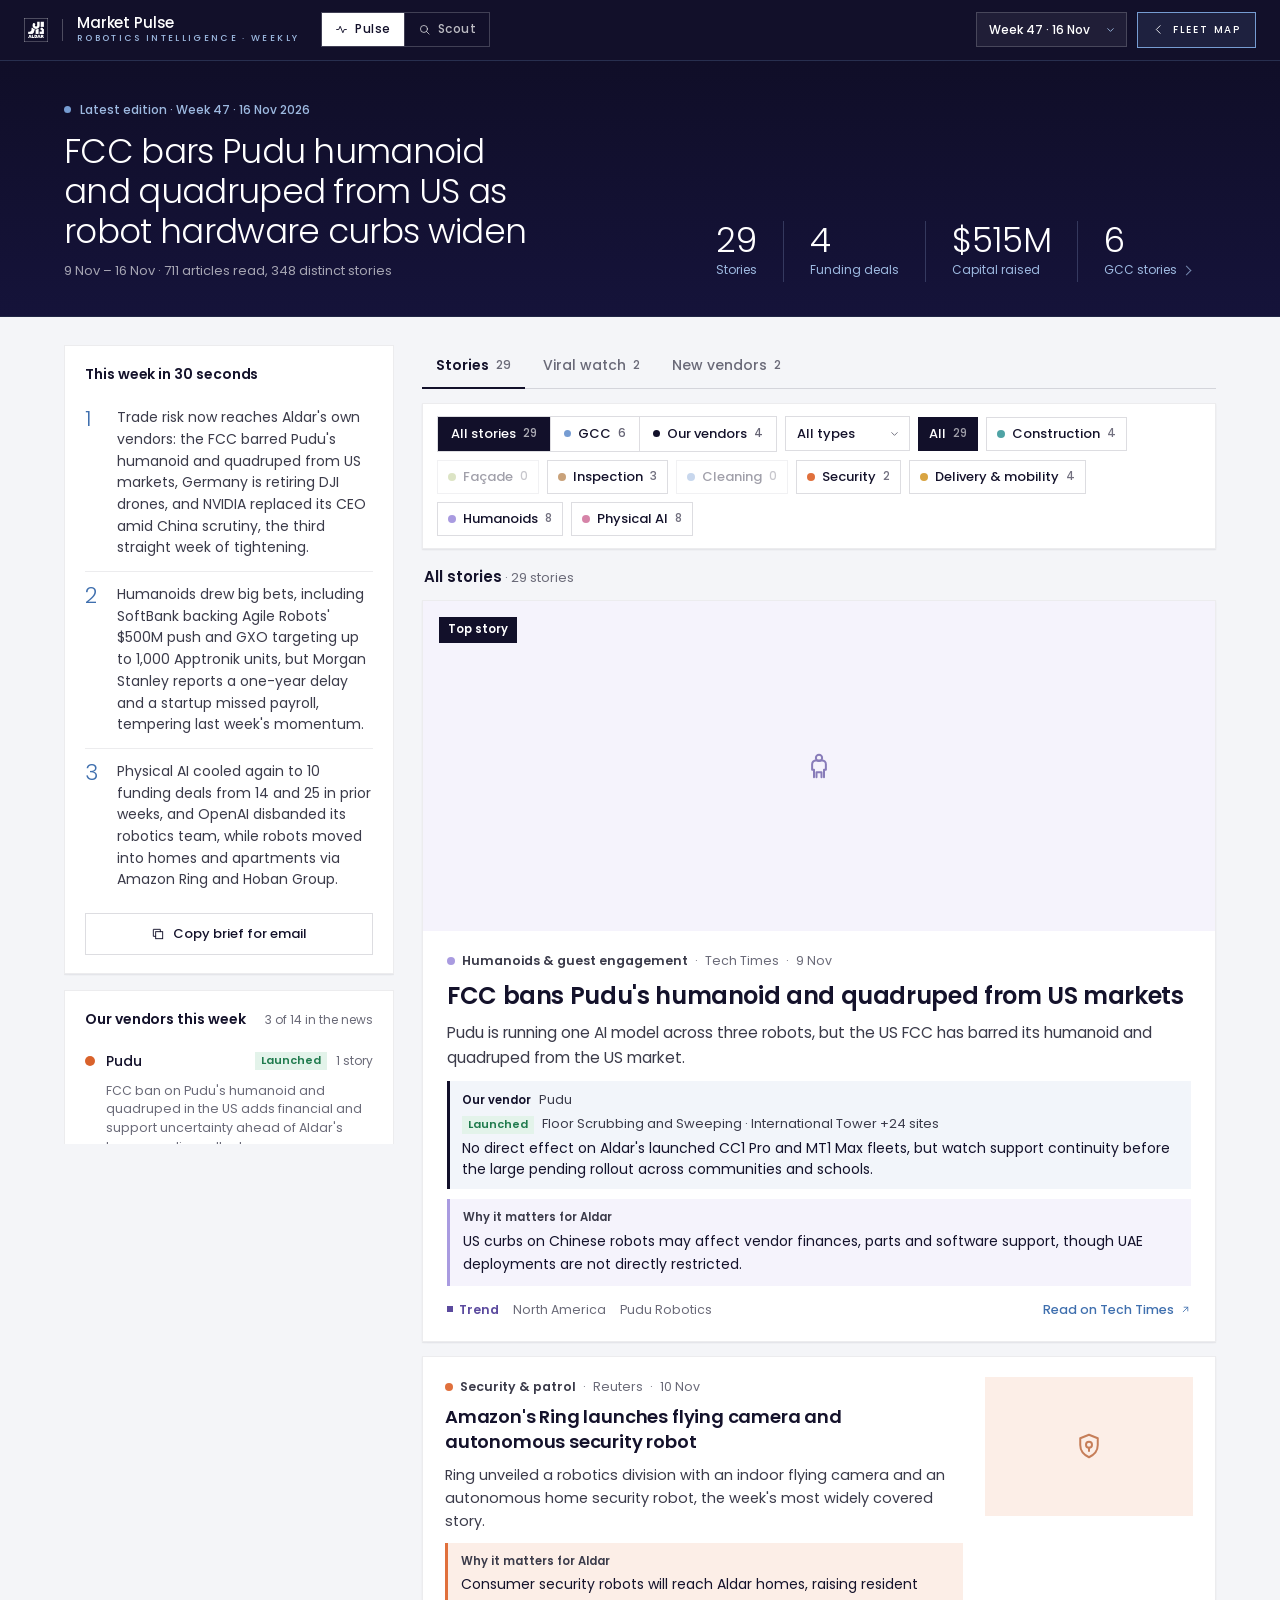
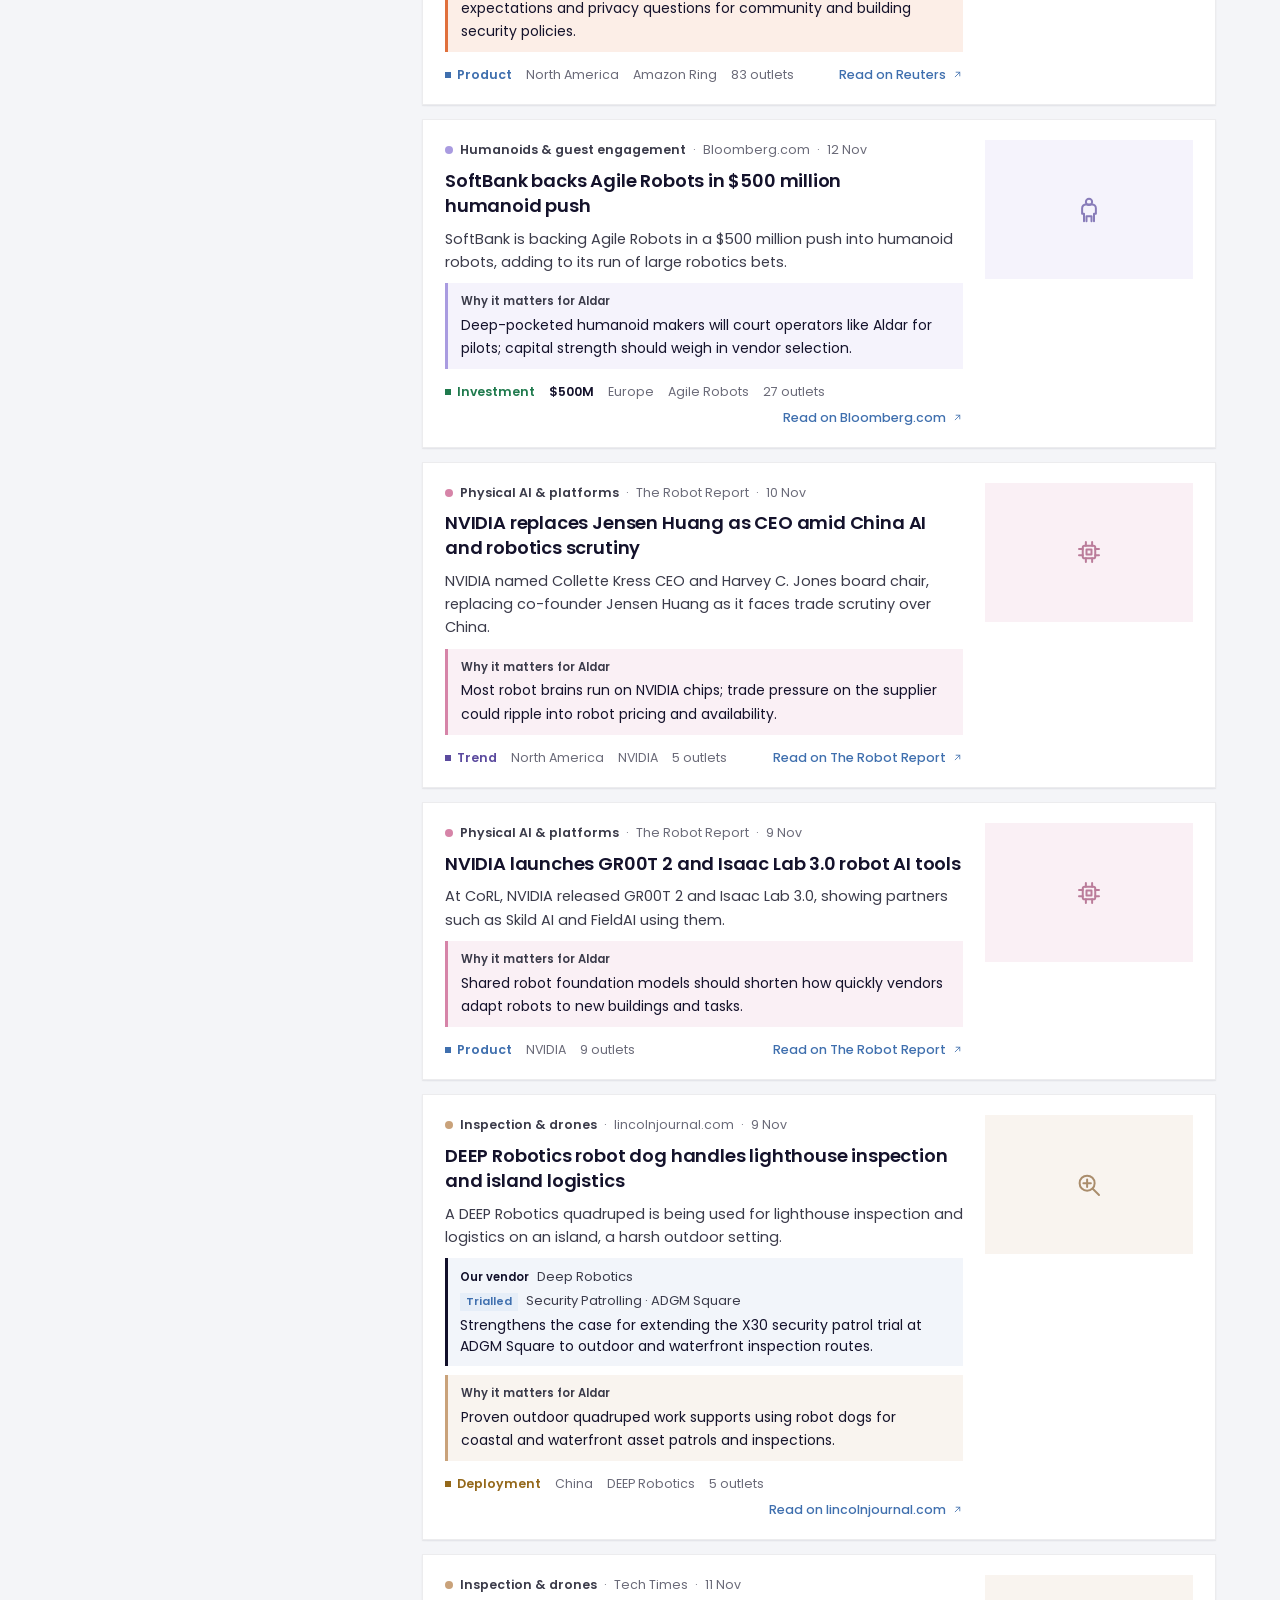
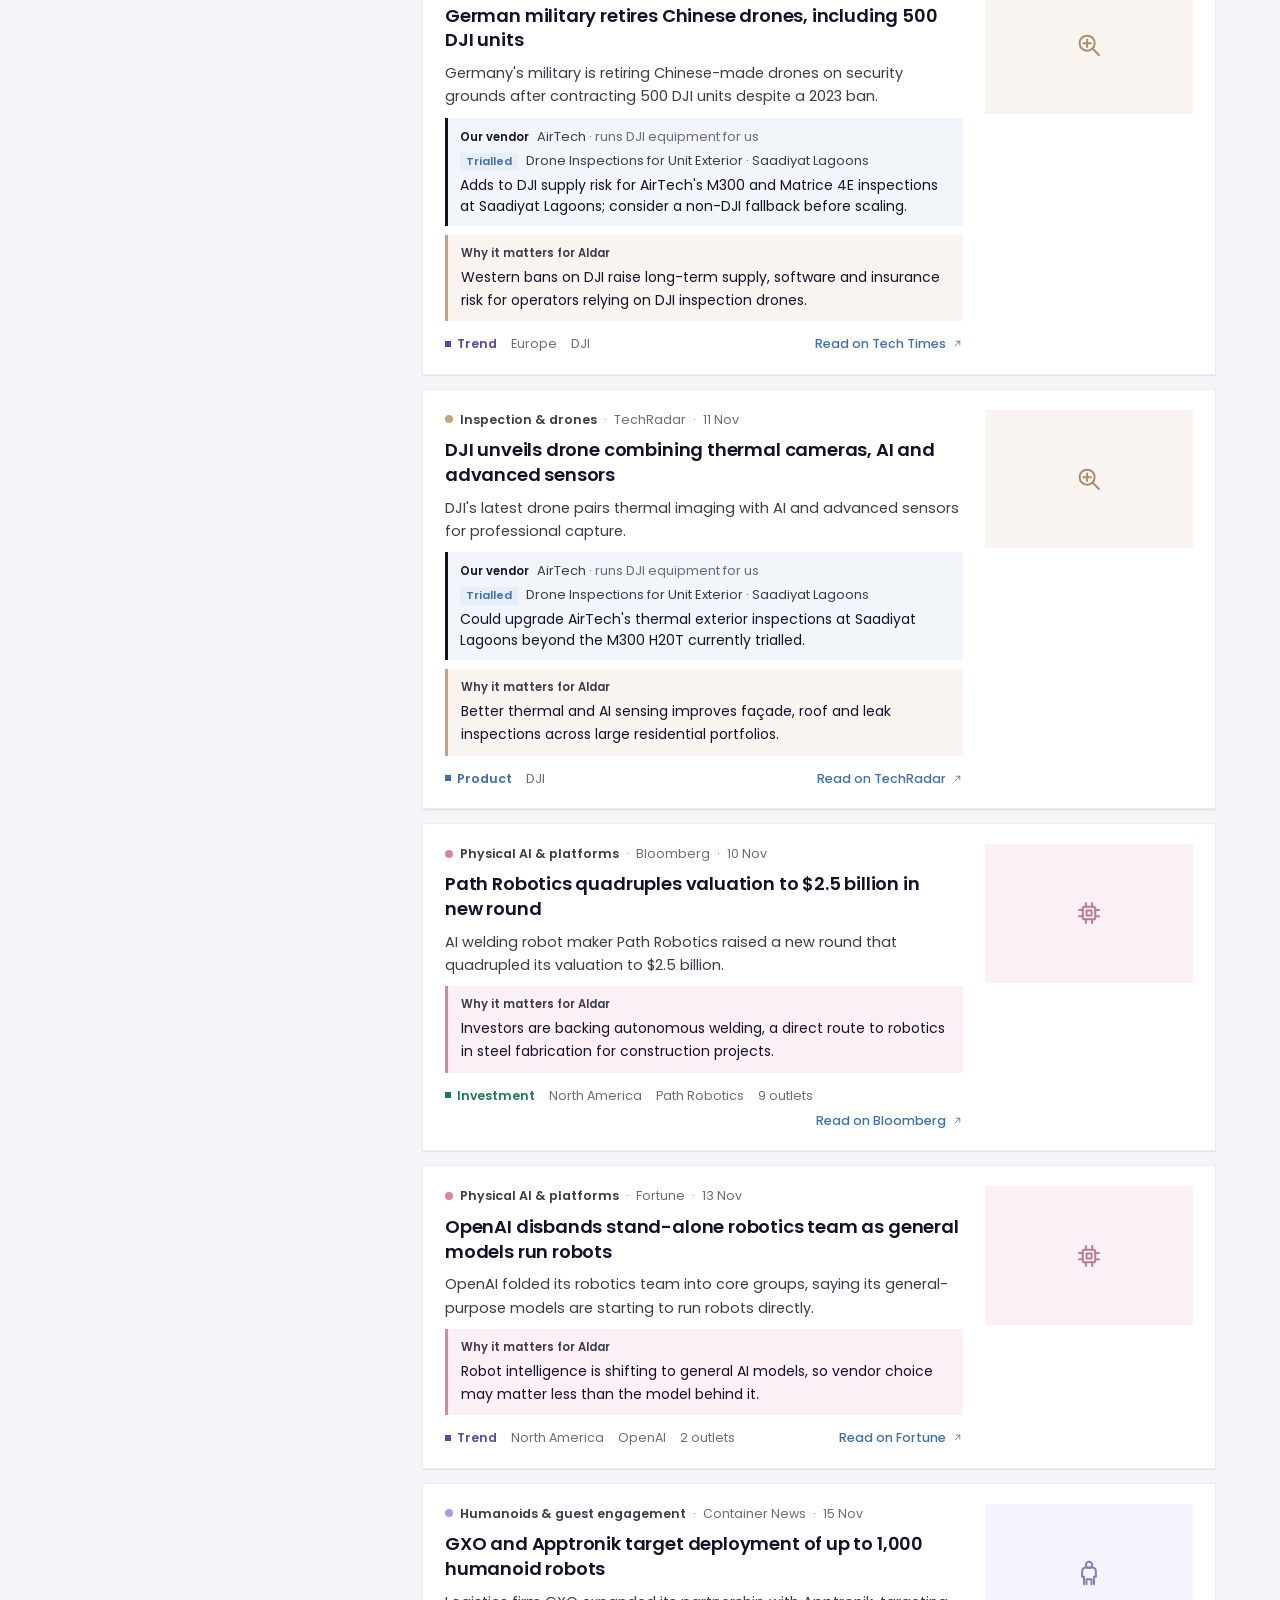
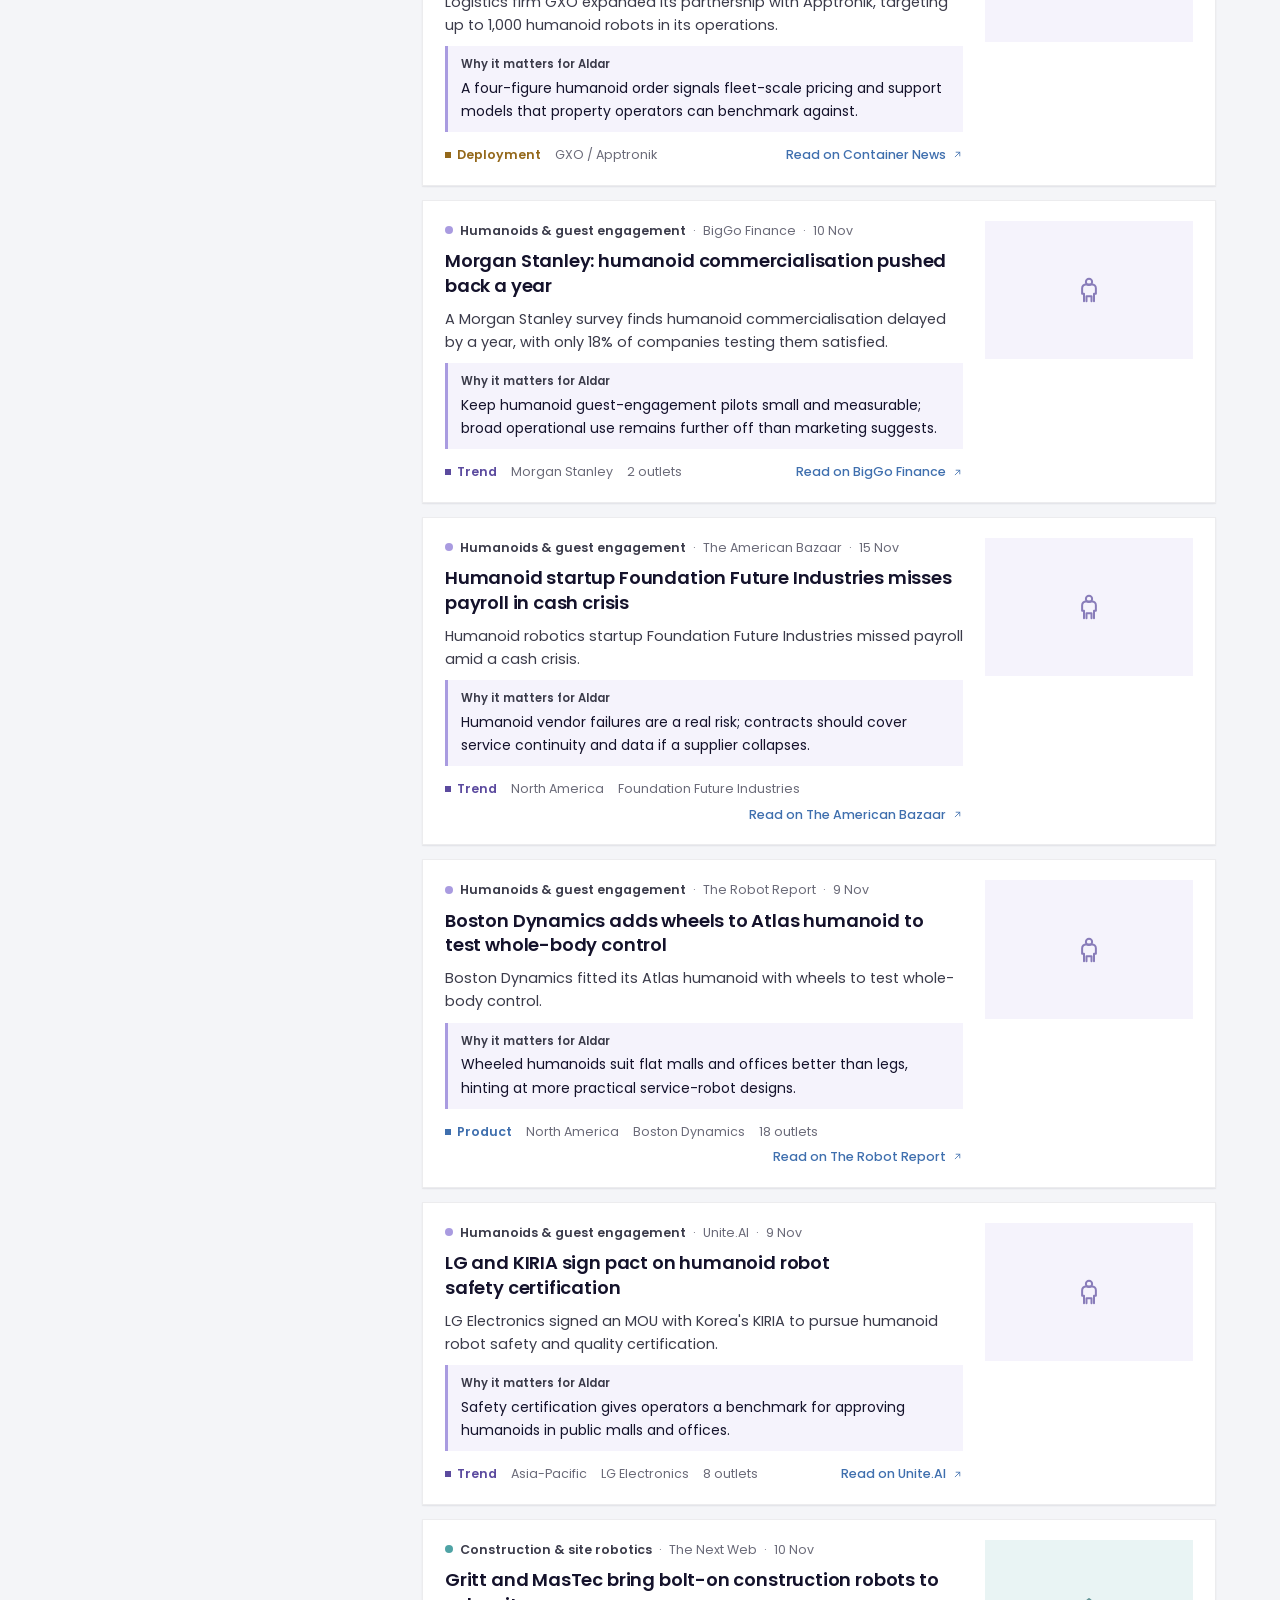
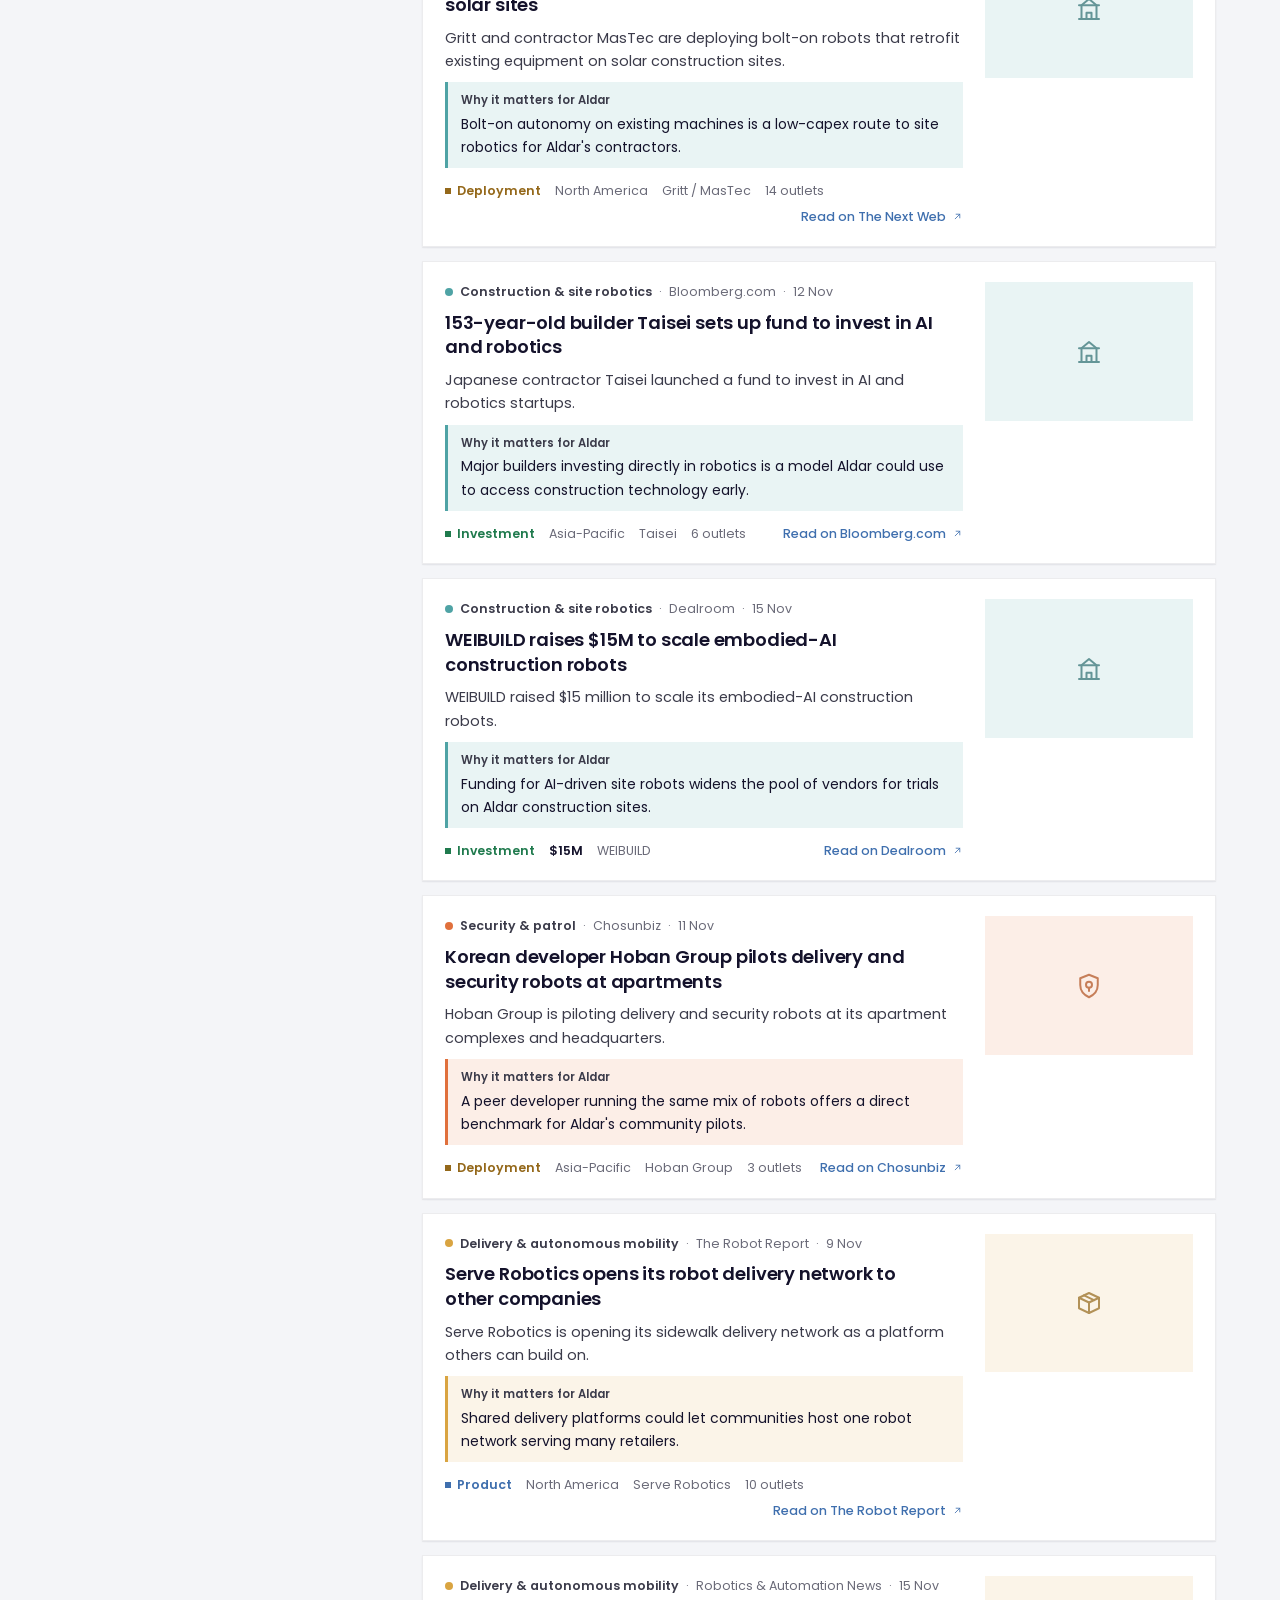
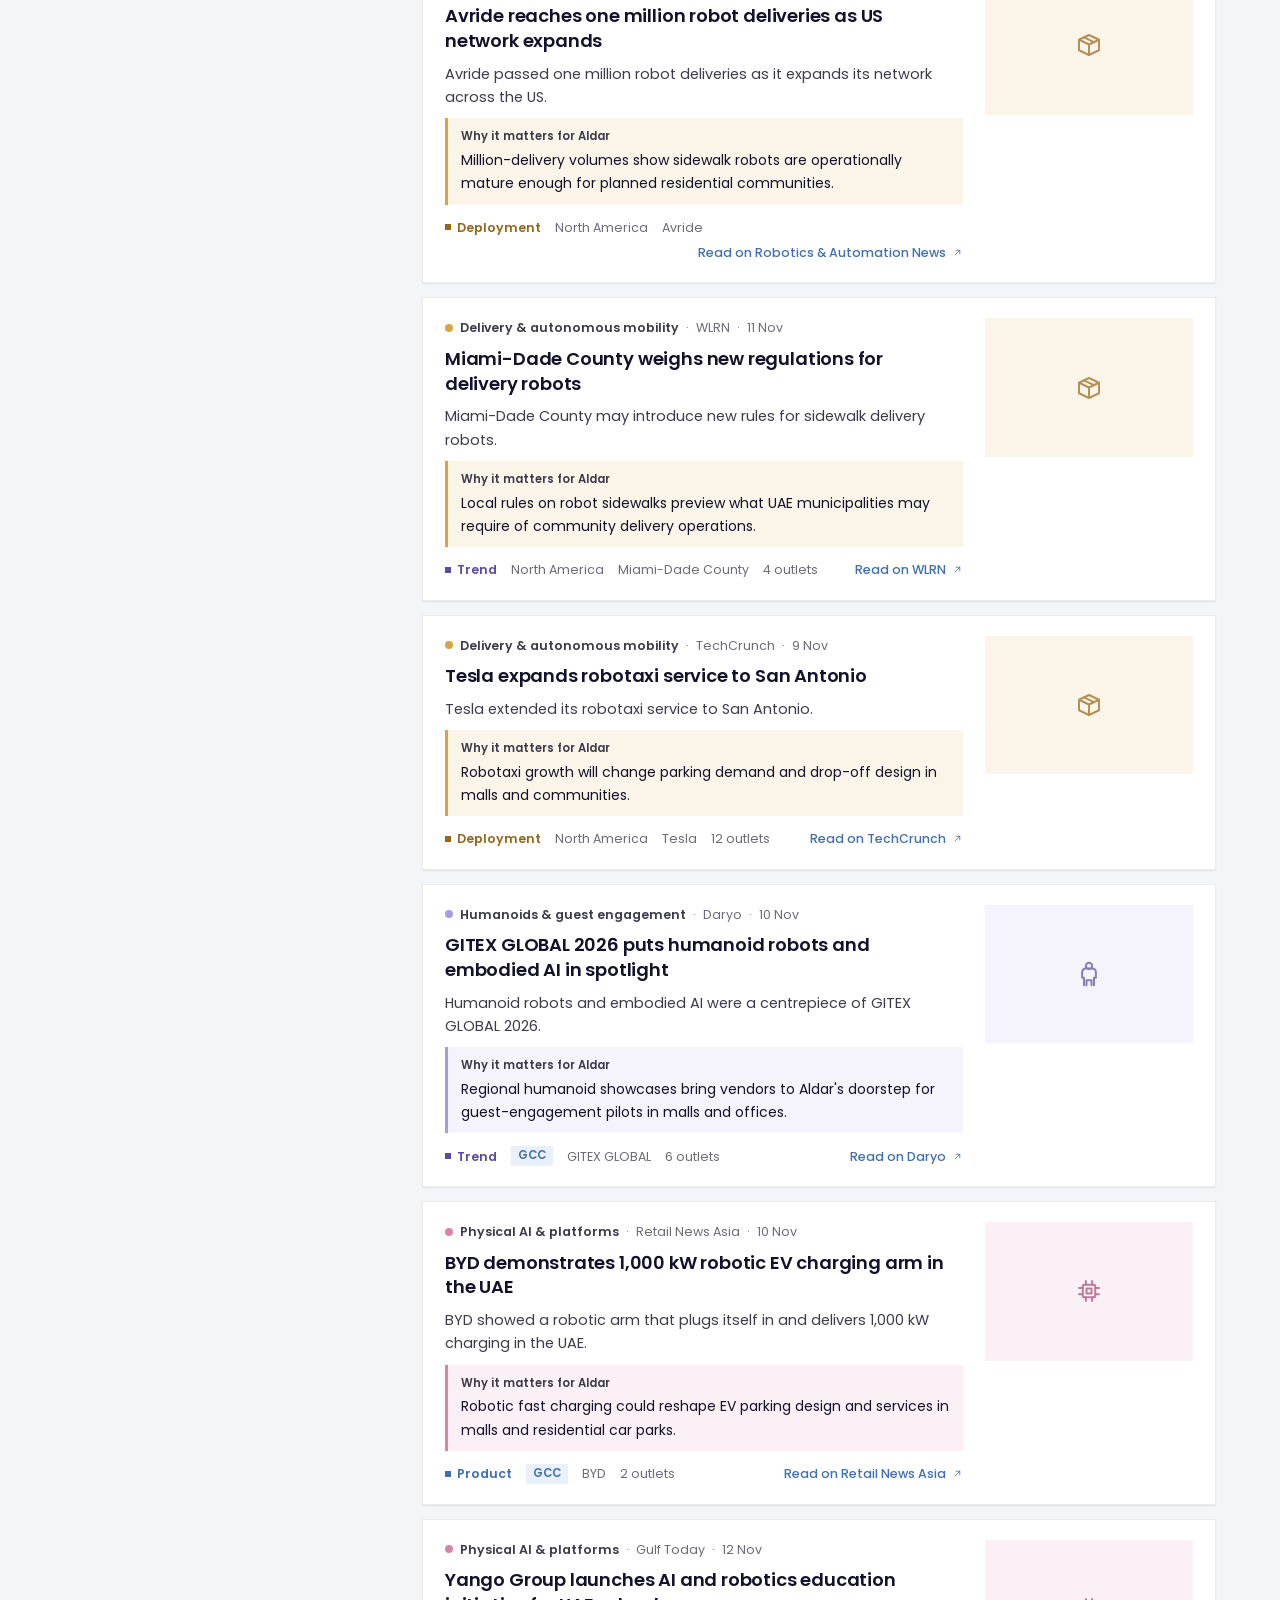
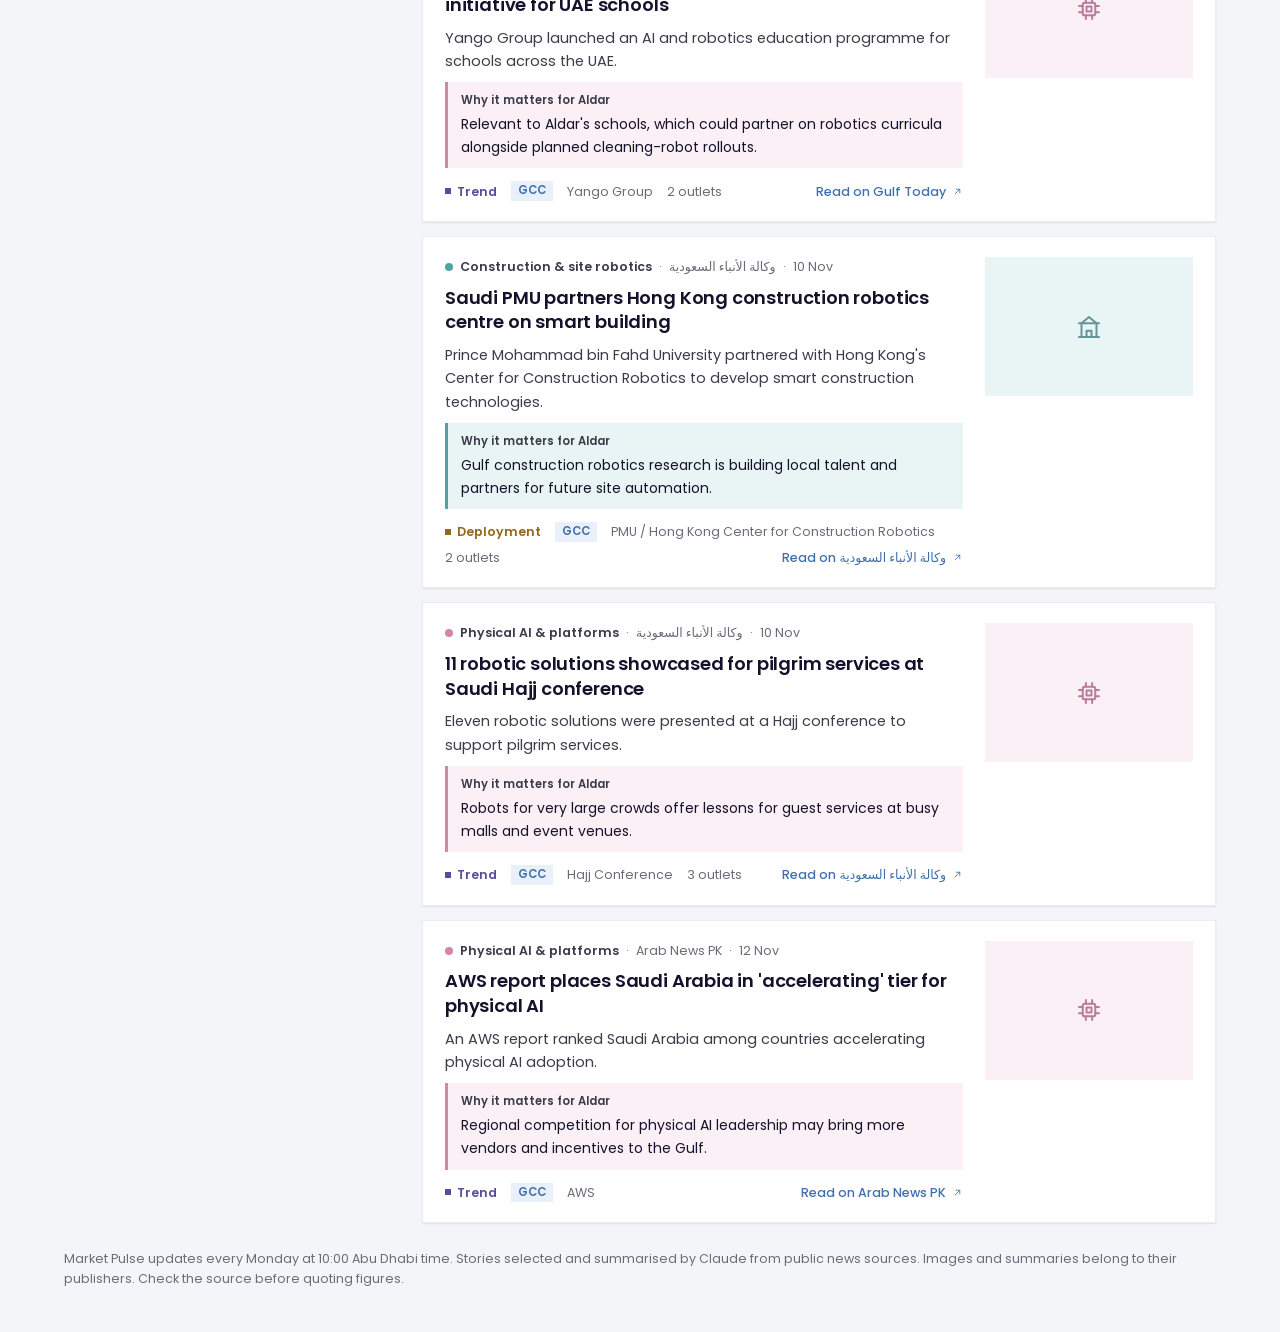
<file: intel.html>
<!DOCTYPE html>
<html lang="en"><head>
<meta charset="utf-8">
<meta name="viewport" content="width=device-width, initial-scale=1">
<title>Robotics Market Pulse</title>
<meta name="description" content="Weekly robotics market intelligence for Aldar executive management: trends, products and investments worldwide.">
<link rel="apple-touch-icon" sizes="180x180" href="/assets/icons/apple-touch-icon.png">
<link rel="icon" type="image/png" sizes="32x32" href="/assets/icons/favicon-32.png">
<link rel="manifest" href="/manifest.webmanifest">
<meta name="apple-mobile-web-app-capable" content="yes">
<meta name="mobile-web-app-capable" content="yes">
<meta name="apple-mobile-web-app-title" content="Aldar Robotics">
<meta name="apple-mobile-web-app-status-bar-style" content="black-translucent">
<meta name="theme-color" content="#12102A">
<link rel="stylesheet" href="assets/css/intel-nav.css?v=20261031e">
<style>
@font-face{font-family:'Poppins';font-style:normal;font-weight:300;font-display:swap;src:url("assets/fonts/poppins-300-latin.woff2") format('woff2')}
@font-face{font-family:'Poppins';font-style:normal;font-weight:400;font-display:swap;src:url("assets/fonts/poppins-400-latin.woff2") format('woff2')}
@font-face{font-family:'Poppins';font-style:normal;font-weight:500;font-display:swap;src:url("assets/fonts/poppins-500-latin.woff2") format('woff2')}
@font-face{font-family:'Poppins';font-style:normal;font-weight:600;font-display:swap;src:url("assets/fonts/poppins-600-latin.woff2") format('woff2')}

/* Aldar palette, as on the fleet map */
:root{
  --navy:#12102A; --navy-2:#100E28;
  --accent:#769CD2; --accent-soft:#9DB9E0; --accent-ink:#3F6FAE; --mist:#EAF0F9;
  --ink:#14122B; --ink-2:#3B3B4A; --muted:#6A6A78;
  --paper:#F4F5F8; --card:#FFFFFF; --line:rgba(18,16,42,0.08); --line-2:rgba(18,16,42,0.14);
  --shadow:0 1px 2px rgba(18,16,42,0.05),0 1px 1px rgba(18,16,42,0.03);
  --shadow-hover:0 12px 28px rgba(18,16,42,0.09),0 2px 6px rgba(18,16,42,0.05);
  --inv:#1F7A4D; --prod:#3F6FAE; --dep:#94681A; --trend:#5B4A9E;
  --header-h:57px;
}
*{box-sizing:border-box}
html,body{margin:0}
html{scroll-padding-top:150px}
body{background:var(--paper);color:var(--ink);font-family:Poppins,system-ui,sans-serif;font-size:15px;line-height:1.55;-webkit-font-smoothing:antialiased}
a{color:inherit}
button,select{font-family:inherit;font-size:inherit}
:focus-visible{outline:2px solid var(--accent);outline-offset:2px}
@keyframes blink{0%,100%{opacity:1}50%{opacity:.3}}
.vh{position:absolute;width:1px;height:1px;overflow:hidden;clip:rect(0 0 0 0);white-space:nowrap}

/* ---------- Header (same as the fleet map) ---------- */
.top{position:sticky;top:0;z-index:30;display:flex;align-items:center;gap:16px;padding:12px 24px;background:var(--navy);border-bottom:1px solid rgba(118,156,210,0.22)}
.brand{display:flex;align-items:center;gap:14px;text-decoration:none;min-width:0}
.brand img{height:24px;width:auto;display:block}
.brand .sep{width:1px;height:22px;background:rgba(255,255,255,0.25)}
.brand .t1{display:block;font-size:15px;font-weight:500;color:#fff;letter-spacing:-0.01em;line-height:1.2;white-space:nowrap}
.brand .t2{display:block;font-size:9px;font-weight:500;letter-spacing:0.26em;text-transform:uppercase;color:var(--accent-soft)}
.top .right{margin-left:auto;display:flex;align-items:center;gap:10px}
.btn{display:inline-flex;align-items:center;gap:8px;padding:9px 14px;border:1px solid rgba(255,255,255,0.28);background:transparent;color:#fff;font-size:10px;font-weight:500;letter-spacing:0.18em;text-transform:uppercase;text-decoration:none;cursor:pointer;white-space:nowrap}
.btn:hover{border-color:var(--accent);color:var(--accent-soft)}
.btn.primary{border-color:var(--accent);background:rgba(118,156,210,0.12)}
.btn.primary:hover{background:var(--accent);color:var(--navy)}
.sel{position:relative;display:block}
.sel select{appearance:none;-webkit-appearance:none;background:rgba(255,255,255,0.06);border:1px solid rgba(255,255,255,0.18);color:#fff;font-size:12px;font-weight:500;padding:8px 32px 8px 12px;cursor:pointer;max-width:56vw;text-overflow:ellipsis}
.sel select option{color:#12102A}
.sel svg{position:absolute;right:11px;top:50%;transform:translateY(-50%);pointer-events:none}

/* ---------- Edition hero ---------- */
.hero{background:linear-gradient(180deg,var(--navy-2) 0%,#15133A 100%);color:#fff;border-bottom:1px solid rgba(118,156,210,0.16)}
.hero-in{max-width:1200px;margin:0 auto;padding:40px 24px 34px;display:grid;grid-template-columns:minmax(0,1fr) auto;gap:28px 56px;align-items:end}
.eyebrow{display:flex;align-items:center;gap:9px;font-size:12px;font-weight:500;color:var(--accent-soft)}
.eyebrow .dot{width:7px;height:7px;border-radius:50%;background:var(--accent);animation:blink 2.4s infinite}
.hero h1{margin:12px 0 10px;font-size:34px;font-weight:300;line-height:1.18;letter-spacing:-0.02em;max-width:780px;text-wrap:balance}
.hero .period{margin:0;font-size:13px;color:rgba(255,255,255,0.62)}
.stats{display:flex;align-items:stretch}
.stat{display:flex;flex-direction:column;justify-content:flex-end;gap:4px;padding:2px 26px;border-left:1px solid rgba(157,185,224,0.24);background:transparent;color:#fff;text-align:left;font:inherit}
.stat:first-child{padding-left:0;border-left:0}
.stat b{font-size:34px;font-weight:300;line-height:1;letter-spacing:-0.02em;font-variant-numeric:tabular-nums;white-space:nowrap}
.stat span{font-size:12px;color:var(--accent-soft);white-space:nowrap}
button.stat{cursor:pointer;border-top:0;border-right:0;border-bottom:0}
button.stat span{display:inline-flex;align-items:center;gap:6px}
button.stat span::after{content:"";width:6px;height:6px;border-right:1.5px solid currentColor;border-bottom:1.5px solid currentColor;transform:rotate(-45deg);opacity:.7}
button.stat:hover span,button.stat[aria-pressed="true"] span{color:#fff}
button.stat[aria-pressed="true"] b{color:var(--accent-soft)}

/* ---------- Layout ---------- */
.wrap{max-width:1200px;margin:0 auto;padding:28px 24px 8px;display:grid;grid-template-columns:330px minmax(0,1fr);gap:28px;align-items:start}
.wrap > *{min-width:0}
.side{position:sticky;top:calc(var(--header-h) + 20px);display:flex;flex-direction:column;gap:16px;max-height:calc(100vh - var(--header-h) - 40px);overflow:auto;scrollbar-width:thin}
.card{background:var(--card);box-shadow:var(--shadow);border:1px solid var(--line)}
.card-h{display:flex;align-items:baseline;justify-content:space-between;gap:10px;padding:18px 20px 4px}
.card-h h2{margin:0;font-size:14px;font-weight:600;letter-spacing:-0.005em}
.card-h small{font-size:12px;color:var(--muted)}

/* This week in 30 seconds */
.takeaways{list-style:none;margin:0;padding:6px 20px 6px;counter-reset:t}
.takeaways li{counter-increment:t;display:grid;grid-template-columns:26px 1fr;gap:6px;padding:12px 0;border-top:1px solid var(--line);font-size:14px;line-height:1.55;color:var(--ink-2)}
.takeaways li:first-child{border-top:0}
.takeaways li::before{content:counter(t);font-size:22px;font-weight:300;line-height:1.05;color:var(--accent-ink)}
.copy{display:flex;align-items:center;justify-content:center;gap:8px;width:calc(100% - 40px);margin:4px 20px 18px;padding:10px;border:1px solid var(--line-2);background:#fff;color:var(--ink);font-size:13px;font-weight:500;cursor:pointer}
.copy:hover{border-color:var(--accent-ink);color:var(--accent-ink)}

/* Trend radar (folds away on phones) */
details.card > summary{list-style:none;cursor:pointer}
details.card > summary::-webkit-details-marker{display:none}
details.card > summary .chev{width:8px;height:8px;border-right:1.5px solid var(--muted);border-bottom:1.5px solid var(--muted);transform:rotate(45deg);margin-left:6px;transition:transform .2s;align-self:center}
details[open].card > summary .chev{transform:rotate(-135deg)}
.card-h .grow{margin-left:auto}
.trends{list-style:none;margin:0;padding:4px 20px 6px}
.trends li{padding:11px 0;border-top:1px solid var(--line);display:flex;flex-direction:column;gap:4px}
.trends li:first-child{border-top:0}
.trends .tt{display:flex;align-items:flex-start;gap:9px;font-size:14px;font-weight:500;line-height:1.4}
.trends .ev{font-size:13px;color:var(--muted);line-height:1.5}
.st{flex:none;margin-top:2px;font-size:11px;font-weight:600;padding:1px 7px;white-space:nowrap}
.st-new{background:#EEEAF9;color:#5B4A9E}.st-rising{background:#E3F3EA;color:#1F7A4D}
.st-steady{background:#EFEFEC;color:#55555F}.st-cooling{background:#FBE9E1;color:#B0501E}
.mom{padding:6px 20px 18px;display:flex;flex-direction:column;gap:8px}
.mom .sub{font-size:12px;color:var(--muted);margin:8px 0 2px;padding-top:12px;border-top:1px solid var(--line)}
.mrow{display:grid;grid-template-columns:minmax(0,1fr) 72px 50px;align-items:center;gap:10px;font-size:12.5px}
.mrow .lb{white-space:nowrap;overflow:hidden;text-overflow:ellipsis;color:var(--ink-2)}
.mrow .bar{height:6px;background:#EEF1F6;position:relative}
.mrow .bar i{position:absolute;left:0;top:0;bottom:0}
.mrow .dl{text-align:right;font-variant-numeric:tabular-nums;font-weight:500}
.up{color:#1F7A4D}.down{color:#B0501E}.flat{color:var(--muted)}

/* ---------- Filter bar ---------- */
.filters{margin:0 0 16px}
.filters .rows{background:var(--card);box-shadow:var(--shadow);border:1px solid var(--line);padding:12px 14px;display:flex;flex-direction:column;gap:10px}
.frow{display:flex;align-items:center;gap:7px;flex-wrap:wrap}
.frow .grow{flex:1}
.frow .lbl{font-size:12px;color:var(--muted);margin-right:2px}
.seg{display:inline-flex;border:1px solid var(--line-2);background:#fff;flex:none}
.seg button{border:0;background:transparent;padding:7px 13px;font-size:13px;font-weight:500;color:var(--ink);cursor:pointer;display:inline-flex;align-items:center;gap:7px;white-space:nowrap}
.seg button+button{border-left:1px solid var(--line-2)}
.seg button:hover{color:var(--accent-ink)}
.seg button[aria-pressed="true"]{background:var(--navy);color:#fff}
.seg .n{font-size:11.5px;opacity:.65;font-variant-numeric:tabular-nums}
.seg .flag{width:7px;height:7px;border-radius:50%;background:var(--accent)}
.sep-v{width:1px;align-self:stretch;background:var(--line-2);margin:0 4px}
.types{display:flex;gap:8px;flex-wrap:wrap}
.tsel{display:block;position:relative;flex:none}
.tsel select{appearance:none;-webkit-appearance:none;border:1px solid var(--line-2);background:#fff;color:var(--ink);font-size:13px;font-weight:500;padding:7px 30px 7px 11px}
.tsel svg{position:absolute;right:10px;top:50%;transform:translateY(-50%);pointer-events:none;color:var(--muted)}
.chip{display:inline-flex;align-items:center;gap:7px;border:1px solid var(--line-2);background:#fff;color:var(--ink);padding:6px 10px;font-size:13px;font-weight:500;cursor:pointer;white-space:nowrap}
.chip:hover{border-color:var(--accent-ink)}
.chip[aria-pressed="true"]{background:var(--navy);border-color:var(--navy);color:#fff}
.chip[disabled]{opacity:.4;cursor:default}
.chip .sw{width:8px;height:8px;border-radius:50%;flex:none}
.chip .n{font-size:11.5px;opacity:.6;font-variant-numeric:tabular-nums}
.feedhead{display:flex;align-items:baseline;justify-content:space-between;gap:12px;margin:0 2px 12px;font-size:13px;color:var(--muted)}
.feedhead b{font-size:15px;font-weight:600;color:var(--ink)}
.clear{border:0;background:none;padding:0;color:var(--accent-ink);font-size:13px;font-weight:500;cursor:pointer}
.clear:hover{text-decoration:underline}

/* ---------- Story cards ---------- */
.posts{display:flex;flex-direction:column;gap:14px}
.post{position:relative;background:var(--card);border:1px solid var(--line);box-shadow:var(--shadow);display:grid;grid-template-columns:minmax(0,1fr) 208px;gap:22px;padding:20px 22px;transition:box-shadow .2s,transform .2s}
.post:hover{box-shadow:var(--shadow-hover)}
.post .body{display:flex;flex-direction:column;gap:9px;min-width:0}
.kick{display:flex;align-items:center;gap:7px;font-size:12.5px;color:var(--muted);min-width:0;white-space:nowrap;overflow:hidden}
.kick .dot{width:8px;height:8px;border-radius:50%;background:var(--k);flex:none}
.kick .c{font-weight:600;color:var(--ink-2);overflow:hidden;text-overflow:ellipsis}
.kick .s{overflow:hidden;text-overflow:ellipsis}
.post h3{margin:0;font-size:18px;font-weight:600;line-height:1.38;letter-spacing:-0.01em;text-wrap:pretty}
.post h3 a{text-decoration:none}
.post h3 a:hover{color:var(--accent-ink)}
.post .sum{margin:0;color:var(--ink-2);font-size:14.5px;line-height:1.6;display:-webkit-box;-webkit-line-clamp:3;-webkit-box-orient:vertical;overflow:hidden}
.why{background:var(--wt);padding:10px 13px;border-left:3px solid var(--k)}
.why b{display:block;font-size:11.5px;font-weight:600;color:var(--ink-2);margin-bottom:2px}
.why span{font-size:14px;color:var(--ink);line-height:1.5}
.meta{display:flex;align-items:center;gap:6px 14px;flex-wrap:wrap;margin-top:auto;padding-top:4px;font-size:12.5px;color:var(--muted)}
.type{display:inline-flex;align-items:center;gap:6px;font-weight:600;color:var(--tc)}
.type::before{content:"";width:6px;height:6px;background:currentColor}
.t-investment{--tc:var(--inv)}.t-product{--tc:var(--prod)}.t-deployment{--tc:var(--dep)}.t-trend{--tc:var(--trend)}
.amt{font-weight:600;color:var(--ink);font-variant-numeric:tabular-nums}
.gcc{padding:1px 7px;background:var(--mist);color:var(--accent-ink);font-weight:600;font-size:11.5px}
.src{margin-left:auto;display:inline-flex;align-items:center;font-weight:500;color:var(--accent-ink);text-decoration:none;white-space:nowrap;max-width:100%;overflow:hidden;text-overflow:ellipsis}
.src:hover{text-decoration:underline}
.src svg{margin-left:6px;flex:none}
.thumb{display:block;position:relative;align-self:start;width:208px;aspect-ratio:3/2;overflow:hidden;background:var(--wt)}
.thumb img{position:absolute;inset:0;width:100%;height:100%;object-fit:cover;display:block;transition:transform .35s ease}
.post:hover .thumb img{transform:scale(1.03)}
.thumb .ph-ic{position:absolute;inset:0;display:flex;align-items:center;justify-content:center}
.thumb .ph-ic svg{width:30px;height:30px;opacity:.7}
.thumb.has-img .ph-ic{display:none}

/* The week's top story gets a large image */
.post.lead{grid-template-columns:1fr;gap:0;padding:0}
.post.lead .thumb{width:100%;aspect-ratio:2.4/1;max-height:330px;order:-1}
.post.lead .body{padding:20px 24px 22px;gap:10px}
.post.lead h3{font-size:24px;line-height:1.3;letter-spacing:-0.015em}
.post.lead .sum{font-size:15.5px;-webkit-line-clamp:4}
.lead-tag{position:absolute;left:16px;top:16px;z-index:1;padding:4px 9px;background:var(--navy);color:#fff;font-size:11.5px;font-weight:600}
/* Top story without a picture: no empty tile, a coloured rule and the tag above the text */
.post.lead.noimg{border-top:3px solid var(--k)}
.post.lead.noimg .thumb{display:none}
.post.lead.noimg .lead-tag{position:static;justify-self:start;width:max-content;margin:20px 24px 0}
.post.lead.noimg .body{padding-top:12px}

.empty{background:var(--card);border:1px dashed var(--line-2);padding:36px;text-align:center;color:var(--muted)}

/* ---------- Our portfolio ---------- */
:root{--good:#2E7D4F;--risk:#D9622B;--mention:#769CD2;--none:#C9CCD3}
.ours{display:flex;flex-direction:column;gap:4px;padding:9px 12px;background:#F2F5FA;border-left:3px solid var(--navy);font-size:13px;color:var(--ink-2)}
.ours .ol{display:flex;flex-wrap:wrap;align-items:baseline;gap:4px 8px}
.ours b{font-size:11.5px;font-weight:600;color:var(--navy)}
.ours .via{color:var(--muted)}
.ours .note{color:var(--ink);font-size:14px;line-height:1.5}
.stl{display:inline-block;padding:0 6px;font-size:11px;font-weight:600;line-height:1.6}
.s-deployed{background:#E3F3EA;color:#1F7A4D}.s-pilot{background:#E6EEF8;color:#3F6FAE}.s-planned{background:#EFEFEC;color:#55555F}
.vw{list-style:none;margin:0;padding:6px 12px 4px}
.vw li{border-top:1px solid var(--line)}
.vw li:first-child{border-top:0}
.vw button{display:grid;grid-template-columns:12px minmax(0,1fr) auto auto;align-items:center;gap:9px;width:100%;padding:10px 8px;border:0;background:none;text-align:left;cursor:pointer;color:var(--ink);font-size:14px}
.vw button:hover{background:#F2F5FA}
.vw button[aria-pressed="true"]{background:#EAF0F9}
.vw button[disabled]{cursor:default}
.vw button[disabled]:hover{background:none}
.vw .vn{font-weight:500;overflow:hidden;text-overflow:ellipsis;white-space:nowrap}
.vw .vc{font-size:12px;color:var(--muted);white-space:nowrap}
.vw .vnote{padding:0 8px 10px 29px;font-size:12.5px;color:var(--muted);line-height:1.5}
.sig{width:10px;height:10px;border-radius:50%;background:var(--none)}
.sig.positive{background:var(--good)}.sig.risk{background:var(--risk)}.sig.mention{background:var(--mention)}
.sig.mixed{background:linear-gradient(90deg,var(--good) 50%,var(--risk) 50%)}
.vw-rest{margin:0;padding:4px 20px 6px;font-size:12.5px;color:var(--muted);line-height:1.5}
.vw-leg{display:flex;flex-wrap:wrap;gap:4px 12px;padding:8px 20px 16px;font-size:11.5px;color:var(--muted)}
.vw-leg span{display:inline-flex;align-items:center;gap:5px}
.vw-leg .sig{width:8px;height:8px}

/* ---------- Tabs: Stories · Viral watch · New vendors ---------- */
.tabs{display:flex;gap:4px;margin:0 0 14px;border-bottom:1px solid var(--line-2)}
.tabs button{border:0;background:none;padding:10px 14px 11px;font-size:14px;font-weight:500;color:var(--muted);cursor:pointer;border-bottom:2px solid transparent;margin-bottom:-1px;display:inline-flex;align-items:center;gap:7px;white-space:nowrap}
.tabs button:hover{color:var(--ink)}
.tabs button[aria-selected="true"]{color:var(--ink);border-bottom-color:var(--navy);font-weight:600}
.tabs .n{font-size:12px;color:var(--muted);font-weight:500}
.intro{margin:0 2px 14px;font-size:13.5px;color:var(--muted);line-height:1.55;max-width:720px}

/* Viral watch */
.vcard{display:grid;grid-template-columns:200px minmax(0,1fr);background:var(--card);border:1px solid var(--line);box-shadow:var(--shadow);margin-bottom:14px}
.vleft{background:var(--navy);color:#fff;padding:20px 18px;display:flex;flex-direction:column;gap:4px}
.vleft .plat{font-size:12px;color:var(--accent-soft);font-weight:500}
.vleft .vnum{font-size:44px;font-weight:200;line-height:1.05;letter-spacing:-0.02em;margin-top:12px;overflow-wrap:anywhere}
.vleft .vnum.sm{font-size:24px;font-weight:300}
.vleft .vt{font-size:12px;color:rgba(255,255,255,0.75)}
.vleft .vs{font-size:11.5px;color:rgba(255,255,255,0.6);margin-top:10px;line-height:1.45;overflow-wrap:anywhere}
.vright{padding:18px 22px 18px;display:flex;flex-direction:column;gap:10px;min-width:0}
.vright h3{margin:0;font-size:18px;font-weight:600;line-height:1.35}
.vright p{margin:0;font-size:14px;color:var(--ink-2);line-height:1.55}
.vright p b{color:var(--ink);font-weight:600}
.checks{display:flex;flex-wrap:wrap;gap:6px;list-style:none;margin:2px 0 0;padding:0}
.checks li{display:inline-flex;align-items:center;gap:6px;padding:4px 9px;font-size:12px;border:1px solid var(--line-2);background:#fff}
.checks li i{font-style:normal;font-weight:700;font-size:11px;width:14px;text-align:center}
.checks .y{background:#EEF7EF;border-color:#BFE0C8}.checks .y i{color:#1F7A4D}
.checks .n{background:#FCEEE7;border-color:#F2C6B0}.checks .n i{color:#B0501E}
.checks .q i{color:var(--muted)}
.vrow{display:flex;flex-wrap:wrap;align-items:center;gap:6px 14px;font-size:12.5px;color:var(--muted)}
.verdict{padding:3px 10px;font-size:12px;font-weight:600}
.verdict.hype{background:#FBE3CF;color:#8A4A14}.verdict.watch{background:#EFEFEC;color:#3B3B4A}.verdict.real{background:#E3F3EA;color:#1F7A4D}
.act{font-weight:600;color:var(--ink)}
.say{background:#F2F5FA;border-left:3px solid var(--navy);padding:10px 13px}
.say b{display:block;font-size:11.5px;font-weight:600;color:var(--navy);margin-bottom:2px}
.say span{font-size:14px;color:var(--ink);line-height:1.5}
.vfoot{font-size:12px;color:var(--muted);line-height:1.6;overflow-wrap:anywhere}
.vfoot a{color:var(--accent-ink);font-weight:500}

/* New vendors */
.cgrid{display:grid;grid-template-columns:1fr 1fr;gap:14px}
.ccard{background:var(--card);border:1px solid var(--line);box-shadow:var(--shadow);padding:18px 20px;display:flex;flex-direction:column;gap:9px}
.ccard .chd{display:flex;align-items:flex-start;justify-content:space-between;gap:10px}
.ccard h3{margin:4px 0 0;font-size:17px;font-weight:600;line-height:1.3}
.ccard p{margin:0;font-size:14px;color:var(--ink-2);line-height:1.55}
.ccard p b{color:var(--ink);font-weight:600}
.cv{flex:none;padding:3px 10px;font-size:12px;font-weight:600}
.cv.add{background:#E3F3EA;color:#1F7A4D}.cv.watch{background:#E6EEF8;color:#3F6FAE}.cv.ignore{background:#EFEFEC;color:#55555F}
.scores{display:grid;grid-template-columns:auto 1fr;gap:5px 12px;align-items:center;font-size:12.5px;color:var(--ink-2);margin-top:2px}
.pips{display:inline-flex;gap:3px}.pips i{width:16px;height:7px;background:#E4E7EE}.pips i.f{background:var(--navy)}
.ctotal{font-size:12.5px;color:var(--muted)}
.ctotal b{color:var(--ink)}
.ccard .src{margin-left:0;margin-top:auto}

/* Category map, inside the Trend radar */
.map{padding:4px 14px 0}
.map svg{width:100%;height:auto;display:block}
.map svg text{font-family:Poppins,system-ui,sans-serif}
.map .cap{font-size:11.5px;color:var(--muted);padding:0 6px 6px;line-height:1.45}
.mkey{display:grid;grid-template-columns:1fr 1fr;gap:4px 10px;padding:2px 6px 8px;font-size:12px;color:var(--ink-2)}
.mkey span{display:inline-flex;align-items:center;gap:7px;white-space:nowrap;overflow:hidden;text-overflow:ellipsis}
.mkey i{flex:none;width:10px;height:10px;border-radius:50%;border:2px solid}
.foot{max-width:1200px;margin:0 auto;padding:18px 24px 44px;font-size:12.5px;color:var(--muted)}
.toast{position:fixed;left:50%;bottom:24px;transform:translateX(-50%);background:var(--navy);color:#fff;padding:10px 16px;font-size:13px;opacity:0;transition:opacity .2s;pointer-events:none;z-index:40}
.toast.on{opacity:1}

/* Wide screens: region, type and categories share one wrapping line */
@media (min-width: 961px){
  .filters .rows{flex-direction:row;flex-wrap:wrap;align-items:center;gap:8px}
  .frow{display:contents}
}

/* ---------- Tablet and phone ---------- */
@media (max-width: 960px){
  .wrap{grid-template-columns:1fr;padding:16px 16px 4px;gap:14px}
  .side{position:static;max-height:none;overflow:visible}
  .hero-in{grid-template-columns:1fr;padding:26px 16px 24px;gap:22px}
  .hero h1{font-size:26px}
  .stats{width:100%;justify-content:space-between}
  .stat{padding:0 12px;flex:1;min-width:0}
  .stat b{font-size:26px}
  .stat span{font-size:11.5px}
  .top{padding:10px 16px;gap:10px}
  .filters{margin:0 0 12px}
  .filters .rows{padding:10px 12px}
  .frow.scroll{flex-wrap:nowrap;overflow-x:auto;scrollbar-width:none;margin:0 -12px;padding:0 12px}
  .frow.scroll::-webkit-scrollbar{display:none}
  .foot{padding:12px 16px 32px}
}
@media (max-width: 760px){
  .vcard{grid-template-columns:1fr}
  .vleft{flex-direction:row;flex-wrap:wrap;align-items:baseline;gap:4px 10px;padding:14px 16px}
  .vleft .plat{width:100%}
  .vleft .vnum{font-size:32px;margin-top:0}
  .vleft .vs{width:100%;margin-top:2px}
  .cgrid{grid-template-columns:1fr}
}
@media (max-width: 640px){
  :root{--header-h:53px}
  .tabs{overflow-x:auto;scrollbar-width:none}
  .tabs button{padding:10px 10px 11px}
  .vright{padding:16px}
  .post{grid-template-columns:1fr;gap:12px;padding:16px}
  .post .thumb{order:-1;width:100%;aspect-ratio:16/9}
  .post .thumb:not(.has-img){display:none}
  .post h3{font-size:17px}
  .post.lead .body{padding:16px 16px 18px}
  .post.lead h3{font-size:20px}
  .post.lead .thumb{aspect-ratio:16/9}
  .src .on{display:none}
  .brand .t2{display:none}
  .top .btn .lbl{display:none}
  .stat:first-child{padding-left:0}
  .stat{padding:0 8px}
  .stat b{font-size:22px}
  .stat span{font-size:10.5px}
}
@media print{.top,.filters,.copy{display:none}.wrap{grid-template-columns:1fr}.side{position:static;max-height:none}.post{break-inside:avoid;box-shadow:none}}
</style>
</head>
<body>

<header class="top" id="top">
  <a class="brand" href="index.html" aria-label="Back to the robotics fleet map">
    <img src="assets/img/aldar-logo.png" alt="Aldar">
    <span class="sep"></span>
    <span><span class="t1">Market Pulse</span><span class="t2">Robotics intelligence · Weekly</span></span>
  </a>
  <nav class="inav" aria-label="Market Pulse and Market Scout">
    <a href="intel.html" aria-current="page"><svg viewBox="0 0 24 24" width="13" height="13" fill="none" stroke="currentColor" stroke-width="1.7" stroke-linecap="round" stroke-linejoin="round"><path d="M3 12h4l2.5-6 5 12 2.5-6h4"/></svg>Pulse</a>
    <a href="scout.html"><svg viewBox="0 0 24 24" width="13" height="13" fill="none" stroke="currentColor" stroke-width="1.7" stroke-linecap="round"><circle cx="11" cy="11" r="6.5"/><path d="M16 16l4.5 4.5"/></svg>Scout</a>
  </nav>
  <div class="right">
    <label class="sel" title="Choose an edition">
      <span class="vh">Edition</span>
      <select id="edition"></select>
      <svg viewBox="0 0 24 24" width="11" height="11" fill="none" stroke="#9DB9E0" stroke-width="2" stroke-linecap="round"><path d="M6 9l6 6 6-6"/></svg>
    </label>
    <a class="btn primary" href="index.html" title="Back to the fleet map">
      <svg viewBox="0 0 24 24" width="13" height="13" fill="none" stroke="currentColor" stroke-width="1.6" stroke-linecap="round"><path d="M15 5l-7 7 7 7"/></svg><span class="lbl">Fleet map</span>
    </a>
  </div>
</header>

<section class="hero" aria-labelledby="headline">
  <div class="hero-in">
    <div>
      <div class="eyebrow"><span class="dot"></span><span id="edLabel">Loading</span></div>
      <h1 id="headline"></h1>
      <p class="period" id="period"></p>
    </div>
    <div class="stats" id="stats"></div>
  </div>
</section>

<main class="wrap">
  <aside class="side" aria-label="Summary">
    <section class="card" aria-labelledby="tkH">
      <div class="card-h"><h2 id="tkH">This week in 30 seconds</h2></div>
      <ol class="takeaways" id="takeaways"></ol>
      <button class="copy" id="copy" type="button">
        <svg viewBox="0 0 24 24" width="14" height="14" fill="none" stroke="currentColor" stroke-width="1.6" stroke-linecap="round"><rect x="8" y="8" width="12" height="12"/><path d="M16 8V4H4v12h4"/></svg>Copy brief for email
      </button>
    </section>
    <section class="card" id="vendorCard" aria-labelledby="vwH" hidden>
      <div class="card-h"><h2 id="vwH">Our vendors this week</h2><small id="vwCount"></small></div>
      <ul class="vw" id="vw"></ul>
      <p class="vw-rest" id="vwRest"></p>
      <div class="vw-leg" id="vwLeg"></div>
    </section>
    <details class="card" id="trendPanel" hidden>
      <summary class="card-h"><h2>Trend radar</h2><small id="trendCount"></small><span class="chev" aria-hidden="true"></span></summary>
      <div class="map" id="map"></div>
      <ul class="trends" id="trends"></ul>
      <div class="mom" id="mom"></div>
    </details>
  </aside>

  <section class="feed" aria-label="Stories">
    <div class="tabs" id="tabs" role="tablist" aria-label="Sections" hidden></div>
    <div id="tab-viral" role="tabpanel" hidden></div>
    <div id="tab-vendors" role="tabpanel" hidden></div>
    <div id="tab-stories" role="tabpanel">
    <div class="filters" id="filters">
      <div class="rows">
        <div class="frow scroll">
          <span class="seg" id="region" role="group" aria-label="Region"></span>
          <label class="tsel"><span class="vh">Story type</span><select id="typeSel"></select>
            <svg viewBox="0 0 24 24" width="11" height="11" fill="none" stroke="currentColor" stroke-width="2" stroke-linecap="round" aria-hidden="true"><path d="M6 9l6 6 6-6"/></svg></label>
        </div>
        <div class="frow scroll" id="cats" role="group" aria-label="Category"></div>
      </div>
    </div>
    <div class="feedhead">
      <span><b id="feedTitle">All stories</b> · <span id="feedCount"></span></span>
      <button class="clear" id="clear" type="button" hidden>Clear filters</button>
    </div>
    <div class="posts" id="posts"></div>
    </div>
  </section>
</main>

<p class="foot" id="foot"></p>
<div class="toast" id="toast" role="status" aria-live="polite"></div>

<script src="data/intel-feed.js"></script>
<script>
(function () {
  "use strict";
  var FEED = window.INTEL_FEED || { meta: { categories: [] }, editions: [] };
  var CATS = {};
  (FEED.meta.categories || []).forEach(function (c) { CATS[c.id] = c; });
  /* Short names for the filter chips; cards keep the full category name. */
  var SHORT = { construction: "Construction", facade: "Façade", inspection: "Inspection", cleaning: "Cleaning", security: "Security",
                delivery: "Delivery & mobility", humanoids: "Humanoids", physical_ai: "Physical AI" };
  var TYPES = [["all", "All types"], ["investment", "Investment"], ["product", "Product"], ["deployment", "Deployment"], ["trend", "Trend"]];
  var TYPE_LABEL = { investment: "Investment", product: "Product", deployment: "Deployment", trend: "Trend" };

  /* Category icons (24px line icons, same style as the fleet map). */
  var ICONS = {
    construction: '<path d="M4 20h16"/><path d="M6 20V9l6-5 6 5v11"/><path d="M4 9h16"/><path d="M10 20v-5h4v5"/>',
    facade: '<rect x="5" y="3" width="14" height="18"/><path d="M5 8h14M5 13h14M5 18h14M12 3v18"/><rect x="13.5" y="9.5" width="4" height="2.5"/>',
    inspection: '<circle cx="10.5" cy="10.5" r="6"/><path d="M15 15l5 5"/><path d="M7.5 10.5h6M10.5 7.5v6"/>',
    cleaning: '<rect x="4.5" y="5" width="15" height="10.5" rx="2"/><path d="M8 9.5h8"/><circle cx="8" cy="18.5" r="1.8"/><circle cx="16" cy="18.5" r="1.8"/>',
    security: '<path d="M12 3l7 2.8v5.4c0 4.6-3 7.9-7 9.8-4-1.9-7-5.2-7-9.8V5.8z"/><circle cx="12" cy="11" r="2.4"/><path d="M12 13.4V16"/>',
    delivery: '<path d="M4 7.8L12 4l8 3.8v8.4L12 20l-8-3.8z"/><path d="M4 7.8l8 3.8 8-3.8M12 11.6V20"/><path d="M8 5.9l8 3.8"/>',
    humanoids: '<circle cx="12" cy="5.5" r="2.5"/><path d="M8 21v-6H6.5v-4.5a3 3 0 0 1 3-3h5a3 3 0 0 1 3 3V15H16v6"/><path d="M10 21v-4h4v4"/>',
    physical_ai: '<rect x="7" y="7" width="10" height="10" rx="1.5"/><path d="M10 10h4v4h-4z"/><path d="M9.5 4v3M14.5 4v3M9.5 17v3M14.5 17v3M4 9.5h3M4 14.5h3M17 9.5h3M17 14.5h3"/>'
  };

  var state = { ed: 0, cat: "all", type: "all", region: /(^|#|&)gcc\b/i.test(location.hash) ? "gcc" : /(^|#|&)ours\b/i.test(location.hash) ? "ours" : "all", vendor: null,
                tab: /(^|#|&)viral\b/i.test(location.hash) ? "viral" : /(^|#|&)new-vendors\b/i.test(location.hash) ? "vendors" : "stories" };
  /* One lens at a time: all stories, GCC stories, or stories about vendors we work with. */
  function linked(p) { return (p.portfolio || []).length > 0; }
  function inRegion(p) {
    if (state.region === "gcc") return p.region === "GCC";
    if (state.region === "ours") return linked(p) && (!state.vendor || p.portfolio.some(function (l) { return l.vendor === state.vendor; }));
    return true;
  }
  var $ = function (id) { return document.getElementById(id); };

  function esc(s) {
    return String(s == null ? "" : s).replace(/[&<>"']/g, function (ch) {
      return { "&": "&amp;", "<": "&lt;", ">": "&gt;", '"': "&quot;", "'": "&#39;" }[ch];
    });
  }
  function safeUrl(u) { return /^https?:\/\//i.test(u || "") ? u : "#"; }
  function money(m) {
    if (!m) return "";
    return m >= 1000 ? "$" + (m / 1000).toFixed(m % 1000 ? 1 : 0) + "B" : "$" + Math.round(m) + "M";
  }
  function fmtDate(iso) {
    var d = new Date(iso + "T00:00:00");
    return isNaN(d) ? "" : d.toLocaleDateString("en-GB", { day: "numeric", month: "short" });
  }
  function ago(iso) {
    if (!iso) return "";
    var d = new Date(iso + "T12:00:00"), days = Math.round((Date.now() - d) / 864e5);
    if (isNaN(days)) return "";
    if (days <= 0) return "Today";
    if (days === 1) return "Yesterday";
    if (days < 7) return days + " days ago";
    return fmtDate(iso);
  }
  function catOf(id) { return CATS[id] || { id: id, label: id, color: "#769CD2", ink: "#3F6FAE" }; }
  function icon(id, ink) {
    return '<svg viewBox="0 0 24 24" width="19" height="19" fill="none" stroke="' + ink + '" stroke-width="1.6" stroke-linecap="round" stroke-linejoin="round" aria-hidden="true">' + (ICONS[id] || ICONS.physical_ai) + "</svg>";
  }
  function tint(hex, a) {
    var n = parseInt(hex.slice(1), 16);
    return "rgba(" + (n >> 16) + "," + ((n >> 8) & 255) + "," + (n & 255) + "," + a + ")";
  }
  function plural(n, one, many) { return n + " " + (n === 1 ? one : many); }

  function edition() { return FEED.editions[state.ed]; }
  function filtering() { return state.cat !== "all" || state.type !== "all" || state.region !== "all"; }

  function renderEditionPicker() {
    var sel = $("edition");
    sel.innerHTML = FEED.editions.map(function (e, i) {
      return '<option value="' + i + '">' + esc((e.label || e.id).replace(/\s+20\d\d$/, "")) + "</option>";
    }).join("");
    sel.value = String(state.ed);
    sel.onchange = function () { state.ed = +sel.value; state.cat = "all"; state.type = "all"; render(); };
  }

  function renderHero(e) {
    var posts = e.posts || [];
    var inv = posts.filter(function (p) { return p.type === "investment"; });
    var total = inv.reduce(function (s, p) { return s + (p.amount_usd_m || 0); }, 0);
    var gcc = posts.filter(function (p) { return p.region === "GCC"; }).length;
    $("edLabel").textContent = (state.ed === 0 ? "Latest edition · " : "Archive · ") + (e.label || e.id);
    $("headline").textContent = e.headline || "";
    var bits = [];
    if (e.period) bits.push(fmtDate(e.period.from) + " – " + fmtDate(e.period.to));
    if (e.stories_scanned) bits.push(e.stories_scanned + " articles read" + (e.distinct_events ? ", " + e.distinct_events + " distinct stories" : ""));
    $("period").textContent = bits.join(" · ");
    var stats = [[posts.length, "Stories"], [inv.length, "Funding deals"], [money(total) || "–", "Capital raised"]];
    $("stats").innerHTML = stats.map(function (s) {
      return '<div class="stat"><b>' + esc(s[0]) + "</b><span>" + esc(s[1]) + "</span></div>";
    }).join("") +
      '<button class="stat" type="button" data-region="toggle" aria-pressed="' + (state.region === "gcc") + '" title="' + (state.region === "gcc" ? "Show all regions" : "Show only GCC stories") + '"><b>' + gcc + "</b><span>GCC stories</span></button>";
  }

  function renderTakeaways(e) {
    $("takeaways").innerHTML = (e.takeaways || []).map(function (t) { return "<li><span>" + esc(t) + "</span></li>"; }).join("");
  }

  var STATUS = { "new": "New", rising: "▲ Rising", steady: "Steady", cooling: "▼ Cooling" };
  function renderTrends(e) {
    var tw = e.trend_watch || [], mo = e.momentum || [];
    $("trendPanel").hidden = !tw.length && !mo.length && !(e.matrix || []).length;
    $("trendCount").textContent = tw.length ? plural(tw.length, "theme", "themes") : "";
    $("trends").innerHTML = tw.map(function (t) {
      var st = STATUS[t.status] ? t.status : "steady";
      return '<li><span class="tt"><span class="st st-' + st + '">' + STATUS[st] + "</span><span>" + esc(t.trend) + '</span></span><span class="ev">' + esc(t.evidence) + "</span></li>";
    }).join("");
    var rows = mo.filter(function (m) { return m.volume || m.avg_prev; });
    var max = Math.max.apply(null, rows.map(function (m) { return m.volume; }).concat([1]));
    var hasHist = rows.some(function (m) { return m.avg_prev != null; });
    $("mom").innerHTML = rows.length ? '<div class="sub">News volume this week' + (hasHist ? ", against the average of earlier weeks" : ". Week-on-week comparisons start next edition.") + "</div>" +
      rows.map(function (m) {
        var c = catOf(m.category), d, cls;
        if (m.avg_prev == null) { d = String(m.volume); cls = "flat"; }
        else if (!m.avg_prev) { d = m.volume ? "new" : "–"; cls = m.volume ? "up" : "flat"; }
        else { var pct = m.change_pct || 0; d = (pct > 0 ? "▲ " : pct < 0 ? "▼ " : "") + Math.abs(pct) + "%"; cls = pct >= 10 ? "up" : pct <= -10 ? "down" : "flat"; }
        return '<div class="mrow" title="' + esc(c.label) + ": " + m.volume + " stories" + (m.avg_prev != null ? ", weekly average " + m.avg_prev : "") + ", " + m.deals + ' funding deals"><span class="lb">' + esc(c.label) + '</span><span class="bar"><i style="width:' + Math.round(m.volume / max * 100) + "%;background:" + esc(c.color) + '"></i></span><span class="dl ' + cls + '">' + d + "</span></div>";
      }).join("") : "";
  }

  var SIGNAL = { positive: "Good news", risk: "Risk", mixed: "Mixed", mention: "In the news", none: "No news" };
  function renderVendors(e) {
    var rows = e.vendor_watch || [];
    $("vendorCard").hidden = !rows.length;
    if (!rows.length) return;
    var news = rows.filter(function (w) { return w.signal !== "none"; }), quiet = rows.filter(function (w) { return w.signal === "none"; });
    $("vwCount").textContent = news.length + " of " + rows.length + " in the news";
    $("vw").innerHTML = news.length ? news.map(function (w) {
      var n = (w.post_ids || []).length, sel = state.region === "ours" && state.vendor === w.vendor;
      return "<li><button type=\"button\" data-vendor=\"" + esc(w.vendor) + "\" aria-pressed=\"" + sel + "\"" + (n ? "" : " disabled") + " title=\"" + esc(SIGNAL[w.signal]) + (w.oem ? " · equipment by " + esc(w.oem) : "") + "\">" +
        '<span class="sig ' + esc(w.signal) + '" aria-label="' + esc(SIGNAL[w.signal]) + '"></span><span class="vn">' + esc(w.vendor) + "</span>" +
        '<span class="stl s-' + esc(w.status) + '">' + esc(w.status_label) + '</span><span class="vc">' + (n ? plural(n, "story", "stories") : "mentioned") + "</span></button>" +
        (w.note ? '<div class="vnote">' + esc(w.note) + "</div>" : "") +
        (!n && w.article && /^https:\/\//.test(w.article.url || "") ? '<div class="vnote"><a href="' + esc(w.article.url) + '" target="_blank" rel="noopener" style="color:var(--accent-ink)">' + esc(w.article.title) + "</a> · " + esc(w.article.source) + "</div>" : "") + "</li>";
    }).join("") : '<li style="padding:10px 8px;color:var(--muted);font-size:13.5px">No news about our vendors this week.</li>';
    $("vwRest").textContent = quiet.length ? "No news: " + quiet.map(function (w) { return w.vendor; }).join(", ") + "." : "";
    $("vwRest").innerHTML = esc($("vwRest").textContent) + (quiet.length ? " " : "") + '<a href="scout-library.html?f=fleet~any~yes" style="color:var(--accent-ink);font-weight:500;white-space:nowrap">See our vendors scored in Scout →</a>';
    var byHeadline = news.some(function (w) { return w.signal_by === "headlines"; });
    $("vwLeg").innerHTML = news.length ? ["positive", "risk", "mixed", "mention"].map(function (k) { return '<span><i class="sig ' + k + '"></i>' + SIGNAL[k] + "</span>"; }).join("") +
      (byHeadline ? '<span style="width:100%">Good news and risks are read from headlines.</span>' : "") : "";
  }

  function showTab(t) {
    state.tab = t;
    ["stories", "viral", "vendors"].forEach(function (k) { $("tab-" + k).hidden = k !== t; });
    Array.prototype.forEach.call($("tabs").querySelectorAll("button"), function (b) { b.setAttribute("aria-selected", String(b.getAttribute("data-tab") === t)); });
  }
  function renderTabs(e) {
    var v = (e.viral || []).length, c = (e.challengers || []).length;
    $("tabs").hidden = !v && !c;
    if (!v && !c) { showTab("stories"); return; }
    $("tabs").innerHTML = [["stories", "Stories", (e.posts || []).length], v ? ["viral", "Viral watch", v] : null, c ? ["vendors", "New vendors", c] : null]
      .filter(Boolean).map(function (t) { return '<button type="button" role="tab" data-tab="' + t[0] + '" aria-selected="false">' + t[1] + '<span class="n">' + t[2] + "</span></button>"; }).join("");
    if ((state.tab === "viral" && !v) || (state.tab === "vendors" && !c)) state.tab = "stories";
    renderViral(e); renderChallengers(e); showTab(state.tab);
  }

  var CHECK = [["real", "Real footage"], ["autonomous", "Truly autonomous"], ["corroborated", "Independently confirmed"], ["deployed", "Commercially deployed"], ["gcc", "Fits GCC conditions"]];
  var VERDICT = { hype: "Hype for now", watch: "Watch", real: "Real potential" };
  function link(u, label) { return /^https:\/\//i.test(u || "") ? '<a href="' + esc(u) + '" target="_blank" rel="noopener">' + esc(label) + "</a>" : ""; }
  function renderViral(e) {
    var items = e.viral || [];
    $("tab-viral").innerHTML = '<p class="intro">The week\u2019s most-watched robot videos, checked before leadership asks. Reach is shown as reported, with its source. Claude reads the coverage and the page text; it does not watch the videos.</p>' +
      items.map(function (v) {
        var c = catOf(v.category), checks = v.checks || {};
        var sources = (v.corroboration || []).map(function (x) { return link(x.url, x.label); }).filter(Boolean).join(", ");
        return '<article class="vcard"><div class="vleft"><div class="plat">' + esc(v.platform) + " · " + esc(v.date) + '</div><div class="vnum' + (String(v.views_reported).length > 7 ? " sm" : "") + '">' + esc(v.views_reported) + '</div><div class="vt">views, as reported</div><div class="vs">' + esc(v.views_source) + "</div></div>" +
          '<div class="vright"><div class="kick" style="--k:' + esc(c.color) + '"><span class="dot"></span><span class="c">' + esc(c.label) + "</span></div><h3>" + esc(v.title) + "</h3>" +
          "<p><b>What it shows.</b> " + esc(v.what_shows) + "</p><p><b>What\u2019s behind it.</b> " + esc(v.what_behind) + "</p>" +
          '<ul class="checks">' + CHECK.map(function (k) { var a = checks[k[0]] || "unknown"; return '<li class="' + (a === "yes" ? "y" : a === "no" ? "n" : "q") + '"><i>' + (a === "yes" ? "\u2713" : a === "no" ? "\u2715" : "?") + "</i>" + k[1] + "</li>"; }).join("") + "</ul>" +
          '<div class="vrow"><span class="verdict ' + esc(v.verdict) + '">' + esc(VERDICT[v.verdict] || v.verdict) + "</span><span>Aldar fit: " + esc(v.fit) + "</span>" + (v.portfolio_match ? "<span>Closest match: " + esc(v.portfolio_match) + "</span>" : "") + '<span class="act">' + esc(v.action) + "</span></div>" +
          '<div class="say"><b>If leadership asks</b><span>' + esc(v.leadership_line) + "</span></div>" +
          '<div class="vfoot">Assessed from: ' + esc(v.assessed_from) + (v.video_url ? " · " + link(v.video_url, "Open the video") : "") + (sources ? " · Sources: " + sources : "") + "</div></div></article>";
      }).join("");
  }

  var CRIT = [["funding", "Funding"], ["deployments", "Named deployments"], ["scale", "Scale"], ["partners", "Credible partners"], ["gcc", "Route to the GCC"]];
  var CVERDICT = { add: "Consider adding", watch: "Watch", ignore: "Ignore for now" };
  function renderChallengers(e) {
    var items = e.challengers || [];
    $("tab-vendors").innerHTML = '<p class="intro">Vendors not yet in our portfolio, with news this month, scored 0 to 4 on five traction measures. 14 or more with named deployments: worth adding to the tracker; 8 to 13: watch; under 8: ignore for now. Claude proposes; the Innovation team decides.</p><div class="cgrid">' +
      items.map(function (x) {
        var c = catOf(x.category), sc = x.scores || {};
        return '<article class="ccard"><div class="chd"><div><div class="kick" style="--k:' + esc(c.color) + '"><span class="dot"></span><span class="c">' + esc(c.label) + "</span></div><h3>" + esc(x.name) + '</h3></div><span class="cv ' + esc(x.verdict) + '">' + esc(CVERDICT[x.verdict] || x.verdict) + "</span></div>" +
          "<p>" + esc(x.what) + "</p><p><b>Why it matters to us.</b> " + esc(x.why) + "</p>" +
          '<div class="scores">' + CRIT.map(function (k) { var n = sc[k[0]] || 0; return "<span>" + k[1] + '</span><span class="pips" aria-label="' + n + ' of 4">' + [1, 2, 3, 4].map(function (i) { return '<i class="' + (i <= n ? "f" : "") + '"></i>'; }).join("") + "</span>"; }).join("") + "</div>" +
          '<div class="ctotal">Score <b>' + esc(x.total) + "</b> of 20" +
            ' · <a href="scout.html?q=' + encodeURIComponent(x.name) + '" style="color:var(--accent-ink);font-weight:500">Score in Scout →</a></div>' +
          (x.source && /^https:\/\//.test(x.source.url || "") ? '<a class="src" href="' + esc(x.source.url) + '" target="_blank" rel="noopener"><span>' + esc(x.source.label || "Source") + '</span><svg viewBox="0 0 24 24" width="11" height="11" fill="none" stroke="currentColor" stroke-width="1.8" stroke-linecap="round" aria-hidden="true"><path d="M7 17L17 7M9 7h8v8"/></svg></a>' : "") +
          "</article>";
      }).join("") + "</div>";
  }

  /* Readiness against relevance, one dot per category. A hollow dot means attention runs ahead of evidence. */
  function renderMap(e) {
    var m = e.matrix || [];
    if (!m.length) { $("map").innerHTML = ""; return; }
    var X0 = 30, X1 = 292, Y0 = 8, Y1 = 196, mx = (X0 + X1) / 2, my = (Y0 + Y1) / 2;
    var svg = '<svg viewBox="0 0 300 226" role="img" aria-label="Category map: market readiness against relevance to Aldar">' +
      '<rect x="' + mx + '" y="' + Y0 + '" width="' + (X1 - mx) + '" height="' + (my - Y0) + '" fill="#EEF5EF"/>' +
      '<rect x="' + X0 + '" y="' + Y0 + '" width="' + (mx - X0) + '" height="' + (my - Y0) + '" fill="#F4F6FA"/>' +
      '<line x1="' + X0 + '" y1="' + Y1 + '" x2="' + X1 + '" y2="' + Y1 + '" stroke="#9AA0AC"/><line x1="' + X0 + '" y1="' + Y0 + '" x2="' + X0 + '" y2="' + Y1 + '" stroke="#9AA0AC"/>' +
      '<line x1="' + mx + '" y1="' + Y0 + '" x2="' + mx + '" y2="' + Y1 + '" stroke="#C9CCD3" stroke-dasharray="3 3"/><line x1="' + X0 + '" y1="' + my + '" x2="' + X1 + '" y2="' + my + '" stroke="#C9CCD3" stroke-dasharray="3 3"/>' +
      '<text x="' + (X0 + 5) + '" y="' + (Y0 + 12) + '" font-size="9" font-weight="600" fill="#6A6A78">WATCH</text>' +
      '<text x="' + (X1 - 5) + '" y="' + (Y0 + 12) + '" font-size="9" font-weight="600" fill="#1F7A4D" text-anchor="end">ACT / PILOT</text>' +
      '<text x="' + (X0 + 5) + '" y="' + (Y1 - 6) + '" font-size="9" font-weight="600" fill="#9AA0AC">PARK</text>' +
      '<text x="' + (X1 - 5) + '" y="' + (Y1 - 6) + '" font-size="9" font-weight="600" fill="#9AA0AC" text-anchor="end">USE WHEN NEEDED</text>' +
      '<text x="' + mx + '" y="' + (Y1 + 16) + '" font-size="10" fill="#6A6A78" text-anchor="middle">Market readiness \u2192</text>' +
      '<text transform="translate(11 ' + my + ') rotate(-90)" font-size="10" fill="#6A6A78" text-anchor="middle">Relevance to Aldar \u2192</text>';
    m.forEach(function (d) {
      var c = catOf(d.category), x = X0 + d.readiness / 100 * (X1 - X0), y = Y1 - d.relevance / 100 * (Y1 - Y0), hype = d.hype - d.substance >= 15;
      svg += '<g><title>' + esc(c.label) + ": readiness " + d.readiness + ", relevance " + d.relevance + ", hype " + d.hype + ", substance " + d.substance + ". " + esc(d.reason || "") + "</title>" +
        '<circle cx="' + x.toFixed(1) + '" cy="' + y.toFixed(1) + '" r="6.5" fill="' + (hype ? "#fff" : esc(c.color)) + '" stroke="' + esc(c.ink || c.color) + '" stroke-width="' + (hype ? 2.2 : 1) + '"/></g>';
    });
    svg += "</svg>";
    var key = m.map(function (d) {
      var c = catOf(d.category), hype = d.hype - d.substance >= 15;
      return '<span title="' + esc(d.reason || "") + '"><i style="background:' + (hype ? "#fff" : esc(c.color)) + ";border-color:" + esc(c.ink || c.color) + '"></i>' + esc(SHORT[d.category] || c.label) + "</span>";
    }).join("");
    $("map").innerHTML = svg + '<div class="mkey">' + key + '</div><div class="cap">Hollow dot: attention ahead of evidence. Positions are Claude\u2019s judgement from this week\u2019s research, not a measurement.</div>';
  }

  function renderFilters(e) {
    var all = e.posts || [], posts = all.filter(inRegion), counts = {};
    var gccN = all.filter(function (p) { return p.region === "GCC"; }).length;
    var oursN = all.filter(linked).length;
    $("region").innerHTML =
      '<button type="button" data-region="all" aria-pressed="' + (state.region === "all") + '">All stories<span class="n">' + all.length + "</span></button>" +
      '<button type="button" data-region="gcc" aria-pressed="' + (state.region === "gcc") + '"><span class="flag"></span>GCC<span class="n">' + gccN + "</span></button>" +
      (oursN ? '<button type="button" data-region="ours" aria-pressed="' + (state.region === "ours") + '" title="Stories about vendors we work with, or the makers of their equipment"><span class="flag" style="background:var(--navy)"></span>Our vendors<span class="n">' + oursN + "</span></button>" : "");
    $("typeSel").innerHTML = TYPES.map(function (t) {
      return '<option value="' + t[0] + '"' + (state.type === t[0] ? " selected" : "") + ">" + t[1] + "</option>";
    }).join("");
    posts.forEach(function (p) { counts[p.category] = (counts[p.category] || 0) + 1; });
    var list = [{ id: "all", label: "All" }].concat(FEED.meta.categories || []);
    $("cats").innerHTML = list.map(function (c) {
      var n = c.id === "all" ? posts.length : (counts[c.id] || 0);
      return '<button class="chip" type="button" data-cat="' + esc(c.id) + '" aria-pressed="' + (state.cat === c.id) + '"' + (n || state.cat === c.id ? "" : " disabled") + ">" +
        (c.color ? '<span class="sw" style="background:' + esc(c.color) + '"></span>' : "") + esc(SHORT[c.id] || c.label) + '<span class="n">' + n + "</span></button>";
    }).join("");
  }

  /* Thumbnail from the news site's preview image; a branded tile when there is none
     or it fails to load. No referrer is sent, as with any link preview. */
  function thumbHtml(p, c) {
    var img = /^https:\/\//i.test(p.image || "") ?
      '<img src="' + esc(p.image) + '" alt="" loading="lazy" decoding="async" referrerpolicy="no-referrer" onerror="this.parentNode.classList.remove(\'has-img\');this.remove()">' : "";
    return '<a class="thumb' + (img ? " has-img" : "") + '" href="' + esc(safeUrl(p.url)) + '" target="_blank" rel="noopener" tabindex="-1" aria-hidden="true">' +
      '<span class="ph-ic">' + icon(c.id, c.ink) + "</span>" + img + "</a>";
  }

  /* "Our vendor" line: which vendor we work with this story touches, what they run for us and where. */
  function oursHtml(p) {
    var links = (p.portfolio || []).slice(0, 2);
    if (!links.length) return "";
    return '<div class="ours">' + links.map(function (l) {
      var who = "<span>" + esc(l.vendor) + (l.via === "oem" && l.oem ? ' <span class="via">· runs ' + esc(l.oem) + " equipment for us</span>" : "") + "</span>";
      var where = '<span class="stl s-' + esc(l.status) + '">' + esc(l.status_label) + "</span>" +
        "<span>" + esc(l.use_case) + " · " + esc(l.site) + (l.site_count > 1 ? " +" + (l.site_count - 1) + (l.site_count > 2 ? " sites" : " site") : "") + "</span>";
      return '<div class="ol"><b>Our vendor</b>' + who + '</div><div class="ol">' + where + "</div>";
    }).join("") + (p.portfolio_note ? '<span class="note">' + esc(p.portfolio_note) + "</span>" : "") + "</div>";
  }

  function postHtml(p, lead) {
    var c = catOf(p.category);
    var when = ago(p.published);
    var kick = '<div class="kick"><span class="dot"></span><span class="c">' + esc(c.label) + '</span><span aria-hidden="true">·</span><span class="s">' + esc(p.source || "") + "</span>" +
      (when ? '<span aria-hidden="true">·</span><span>' + esc(when) + "</span>" : "") + "</div>";
    var meta = ['<span class="type t-' + esc(p.type) + '">' + esc(TYPE_LABEL[p.type] || p.type) + "</span>"];
    if (p.amount_usd_m) meta.push('<span class="amt">' + money(p.amount_usd_m) + "</span>");
    if (p.region === "GCC") meta.push('<span class="gcc">GCC</span>');
    else if (p.region && p.region !== "Global") meta.push("<span>" + esc(p.region) + "</span>");
    if (p.company) meta.push("<span>" + esc(p.company) + "</span>");
    if (p.coverage > 1) meta.push('<span title="Also covered by ' + esc((p.also_covered_by || []).join(", ")) + '">' + p.coverage + " outlets</span>");
    meta.push('<a class="src" href="' + esc(safeUrl(p.url)) + '" target="_blank" rel="noopener"><span>Read</span><span class="on">&nbsp;on ' + esc(p.source || "source") + '</span><svg viewBox="0 0 24 24" width="11" height="11" fill="none" stroke="currentColor" stroke-width="1.8" stroke-linecap="round" aria-hidden="true"><path d="M7 17L17 7M9 7h8v8"/></svg></a>');
    var hasImg = /^https:\/\//i.test(p.image || "");
    return '<article class="post' + (lead ? " lead" + (hasImg ? "" : " noimg") : "") + '" style="--k:' + esc(c.color) + ";--wt:" + tint(c.color, 0.12) + '">' +
      (lead ? '<span class="lead-tag">Top story</span>' : "") +
      '<div class="body">' + kick +
      '<h3><a href="' + esc(safeUrl(p.url)) + '" target="_blank" rel="noopener">' + esc(p.headline) + "</a></h3>" +
      (p.summary ? '<p class="sum">' + esc(p.summary) + "</p>" : "") +
      oursHtml(p) +
      (p.why_it_matters ? '<div class="why"><b>Why it matters for Aldar</b><span>' + esc(p.why_it_matters) + "</span></div>" : "") +
      '<div class="meta">' + meta.join("") + "</div></div>" +
      thumbHtml(p, c) + "</article>";
  }

  function renderPosts(e) {
    var posts = (e.posts || []).filter(function (p) {
      return inRegion(p) && (state.cat === "all" || p.category === state.cat) && (state.type === "all" || p.type === state.type);
    });
    var title = state.cat === "all" ? (state.type === "all" ? "All stories" : TYPE_LABEL[state.type]) : catOf(state.cat).label + (state.type !== "all" ? " · " + TYPE_LABEL[state.type] : "");
    if (state.region === "gcc") title = "GCC · " + title;
    if (state.region === "ours") title = (state.vendor || "Our vendors") + " · " + title;
    $("feedTitle").textContent = title;
    $("feedCount").textContent = plural(posts.length, "story", "stories");
    $("clear").hidden = !filtering();
    $("posts").innerHTML = posts.length ? posts.map(function (p, i) { return postHtml(p, i === 0); }).join("") :
      '<div class="empty">' + (state.region === "gcc" ? "No GCC stories match these filters this week." : state.region === "ours" ? "No stories about our vendors match these filters this week." : "No stories match these filters this week.") + "</div>";
  }

  function render() {
    var e = edition();
    if (!e) {
      $("edLabel").textContent = "No editions yet";
      $("headline").textContent = "The first edition will appear after the next Monday run.";
      $("posts").innerHTML = '<div class="empty">No stories yet.</div>';
      return;
    }
    renderHero(e); renderTakeaways(e); renderVendors(e); renderTrends(e); renderMap(e); renderFilters(e); renderPosts(e); renderTabs(e);
    var by = { claude: "Stories selected and summarised by Claude from public news sources.", rules: "Stories selected automatically from public news sources; headlines shown as published.", seed: "Launch edition compiled by Claude from public news sources." }[e.generated_by] || "";
    $("foot").textContent = "Market Pulse updates every Monday at 10:00 Abu Dhabi time. " + by + " Images and summaries belong to their publishers. Check the source before quoting figures.";
  }

  /* Re-render after a filter change, keeping the top of the list in view. */
  function refresh(heroToo) {
    var e = edition(); if (heroToo) renderHero(e); renderFilters(e); renderPosts(e);
    var headerH = $("top").offsetHeight, feedTop = $("filters").parentNode.getBoundingClientRect().top;
    if (feedTop < headerH)  // list starts above the screen: bring the filters and first story back into view
      window.scrollTo({ top: window.scrollY + feedTop - headerH - 12, behavior: "smooth" });
  }
  function setRegion(r, vendor) {
    state.region = r; state.vendor = r === "ours" ? (vendor || null) : null;
    try { history.replaceState(null, "", r === "gcc" ? "#gcc" : r === "ours" ? "#ours" : location.pathname + location.search); } catch (err) {}
    if (state.tab !== "stories") showTab("stories");
    refresh(true); renderVendors(edition());
  }
  $("cats").addEventListener("click", function (ev) {
    var b = ev.target.closest("[data-cat]"); if (!b || b.disabled) return;
    state.cat = b.getAttribute("data-cat"); refresh();
  });
  $("typeSel").addEventListener("change", function () { state.type = this.value; refresh(); });
  $("region").addEventListener("click", function (ev) {
    var b = ev.target.closest("[data-region]"); if (b) setRegion(b.getAttribute("data-region"));
  });
  $("stats").addEventListener("click", function (ev) {
    var b = ev.target.closest("[data-region]"); if (b) setRegion(state.region === "gcc" ? "all" : "gcc");
  });
  $("clear").addEventListener("click", function () { state.cat = "all"; state.type = "all"; setRegion("all"); });
  $("vw").addEventListener("click", function (ev) {
    var b = ev.target.closest("[data-vendor]"); if (!b || b.disabled) return;
    var v = b.getAttribute("data-vendor");
    if (state.region === "ours" && state.vendor === v) setRegion("all"); else { state.cat = "all"; state.type = "all"; setRegion("ours", v); }
    var top = $("tabs").hidden ? $("filters") : $("tabs");
    window.scrollTo({ top: window.scrollY + top.getBoundingClientRect().top - $("top").offsetHeight - 12, behavior: "smooth" });
  });
  $("tabs").addEventListener("click", function (ev) {
    var b = ev.target.closest("[data-tab]"); if (!b) return;
    showTab(b.getAttribute("data-tab"));
    try { history.replaceState(null, "", state.tab === "viral" ? "#viral" : state.tab === "vendors" ? "#new-vendors" : location.pathname + location.search); } catch (err) {}
  });

  /* Plain-text brief that pastes cleanly into email, Teams or WhatsApp. */
  $("copy").addEventListener("click", function () {
    var e = edition(); if (!e) return;
    var lines = ["Robotics Market Pulse · " + (e.label || e.id) + (state.region === "gcc" ? " · GCC" : state.region === "ours" ? " · Our vendors" : ""), "", e.headline, "", "Key takeaways:"];
    (e.takeaways || []).forEach(function (t, i) { lines.push((i + 1) + ". " + t); });
    if ((e.trend_watch || []).length) {
      lines.push("", "Trend radar:");
      e.trend_watch.forEach(function (t) { lines.push("• " + t.trend + " [" + t.status + "]: " + t.evidence); });
    }
    var inNews = (e.vendor_watch || []).filter(function (w) { return w.signal !== "none"; });
    if (inNews.length) {
      lines.push("", "Our vendors in the news:");
      inNews.forEach(function (w) { lines.push("• " + w.vendor + " [" + (SIGNAL[w.signal] || w.signal).toLowerCase() + "]" + (w.note ? ": " + w.note : "")); });
    }
    lines.push("", "Top stories:");
    (e.posts || []).filter(inRegion).slice(0, 8).forEach(function (p) {
      lines.push("• " + p.headline + (p.amount_usd_m ? " (" + money(p.amount_usd_m) + ")" : "") + " · " + p.url);
    });
    lines.push("", "Full feed: " + location.href.split("#")[0] + (state.region === "gcc" ? "#gcc" : state.region === "ours" ? "#ours" : ""));
    var text = lines.join("\n");
    var done = function () { var t = $("toast"); t.textContent = "Brief copied"; t.classList.add("on"); setTimeout(function () { t.classList.remove("on"); }, 1800); };
    if (navigator.clipboard && navigator.clipboard.writeText) navigator.clipboard.writeText(text).then(done, function () { fallbackCopy(text); done(); });
    else { fallbackCopy(text); done(); }
  });
  function fallbackCopy(text) {
    var ta = document.createElement("textarea"); ta.value = text; ta.style.position = "fixed"; ta.style.opacity = "0";
    document.body.appendChild(ta); ta.select(); try { document.execCommand("copy"); } catch (e) {} ta.remove();
  }

  /* Keep the sticky offsets in step with the real header height. */
  function syncHeader() { document.documentElement.style.setProperty("--header-h", $("top").offsetHeight + "px"); }
  window.addEventListener("resize", syncHeader);
  syncHeader();

  /* Trend radar starts open on wide screens and folded on phones, so stories come sooner. */
  try { $("trendPanel").open = window.matchMedia("(min-width: 961px)").matches; } catch (err) { $("trendPanel").open = true; }

  renderEditionPicker();
  render();
})();
</script>
</body>
</html>
</file>
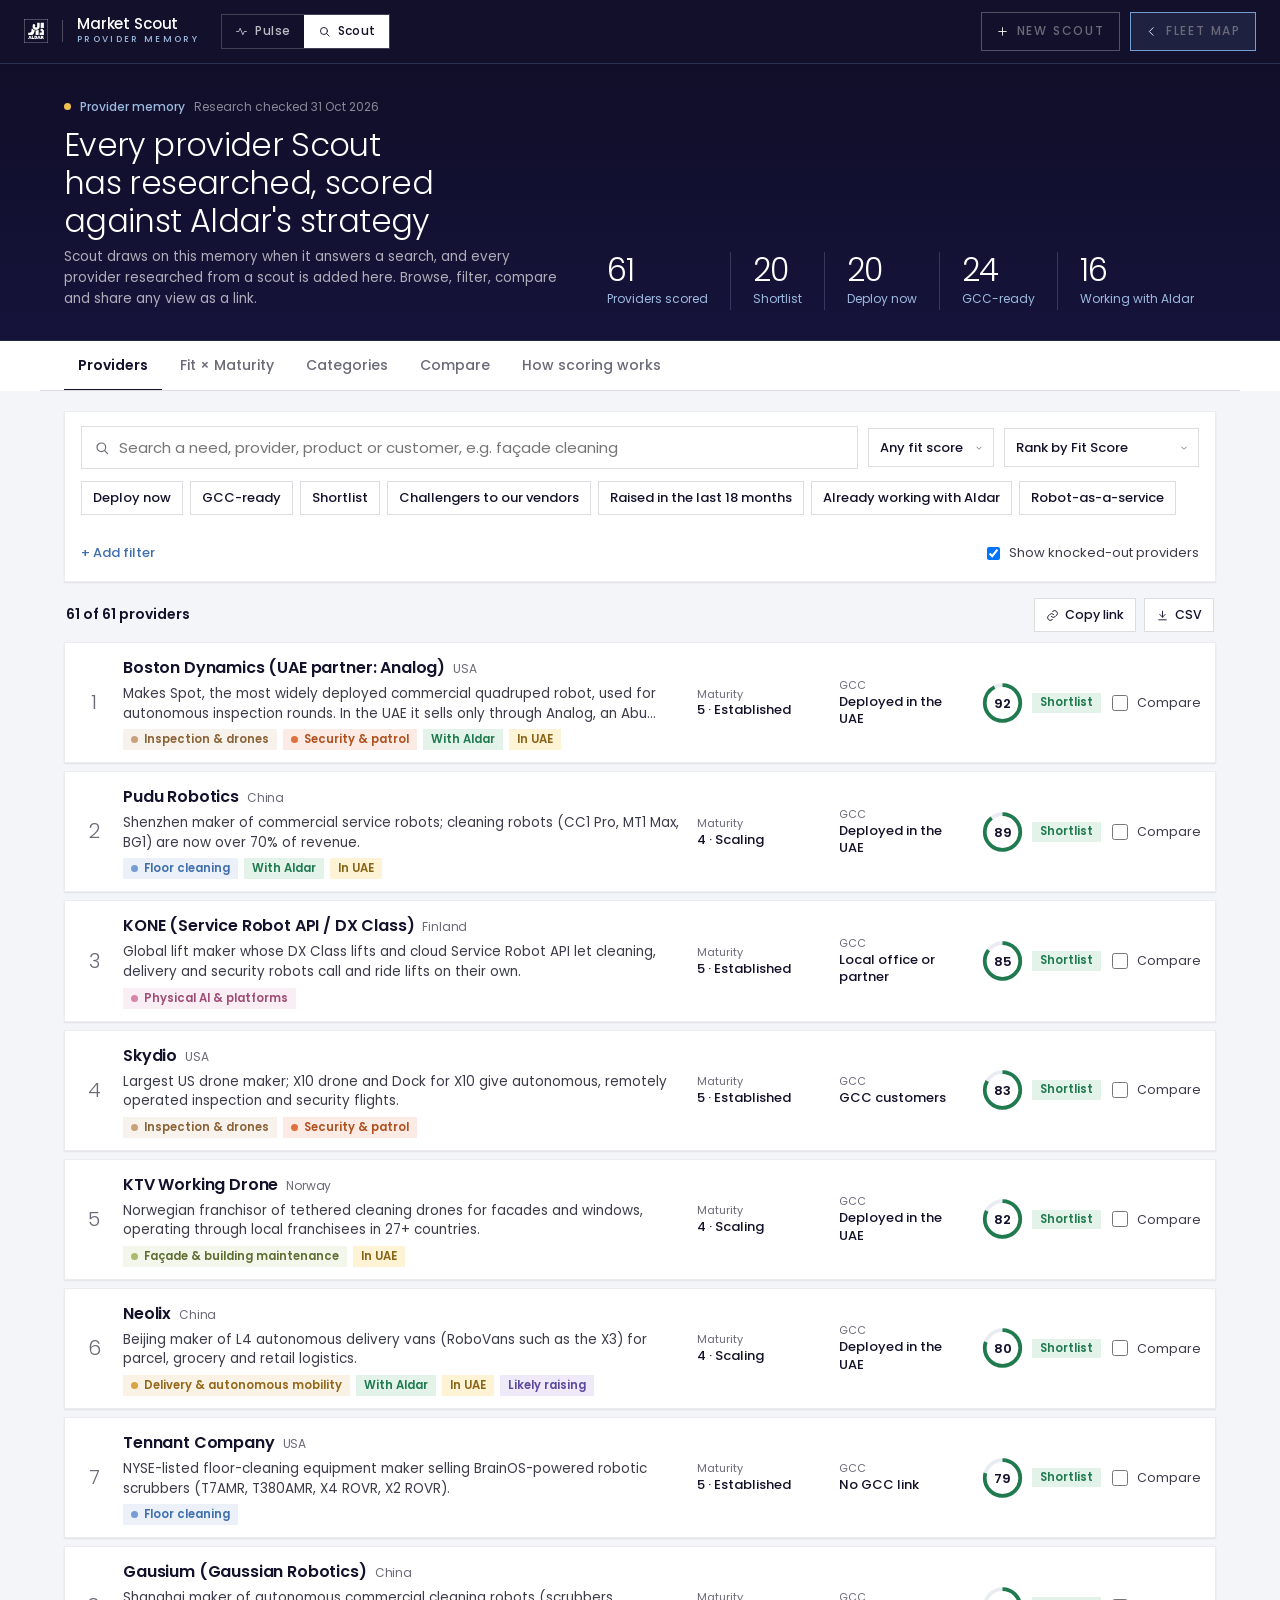
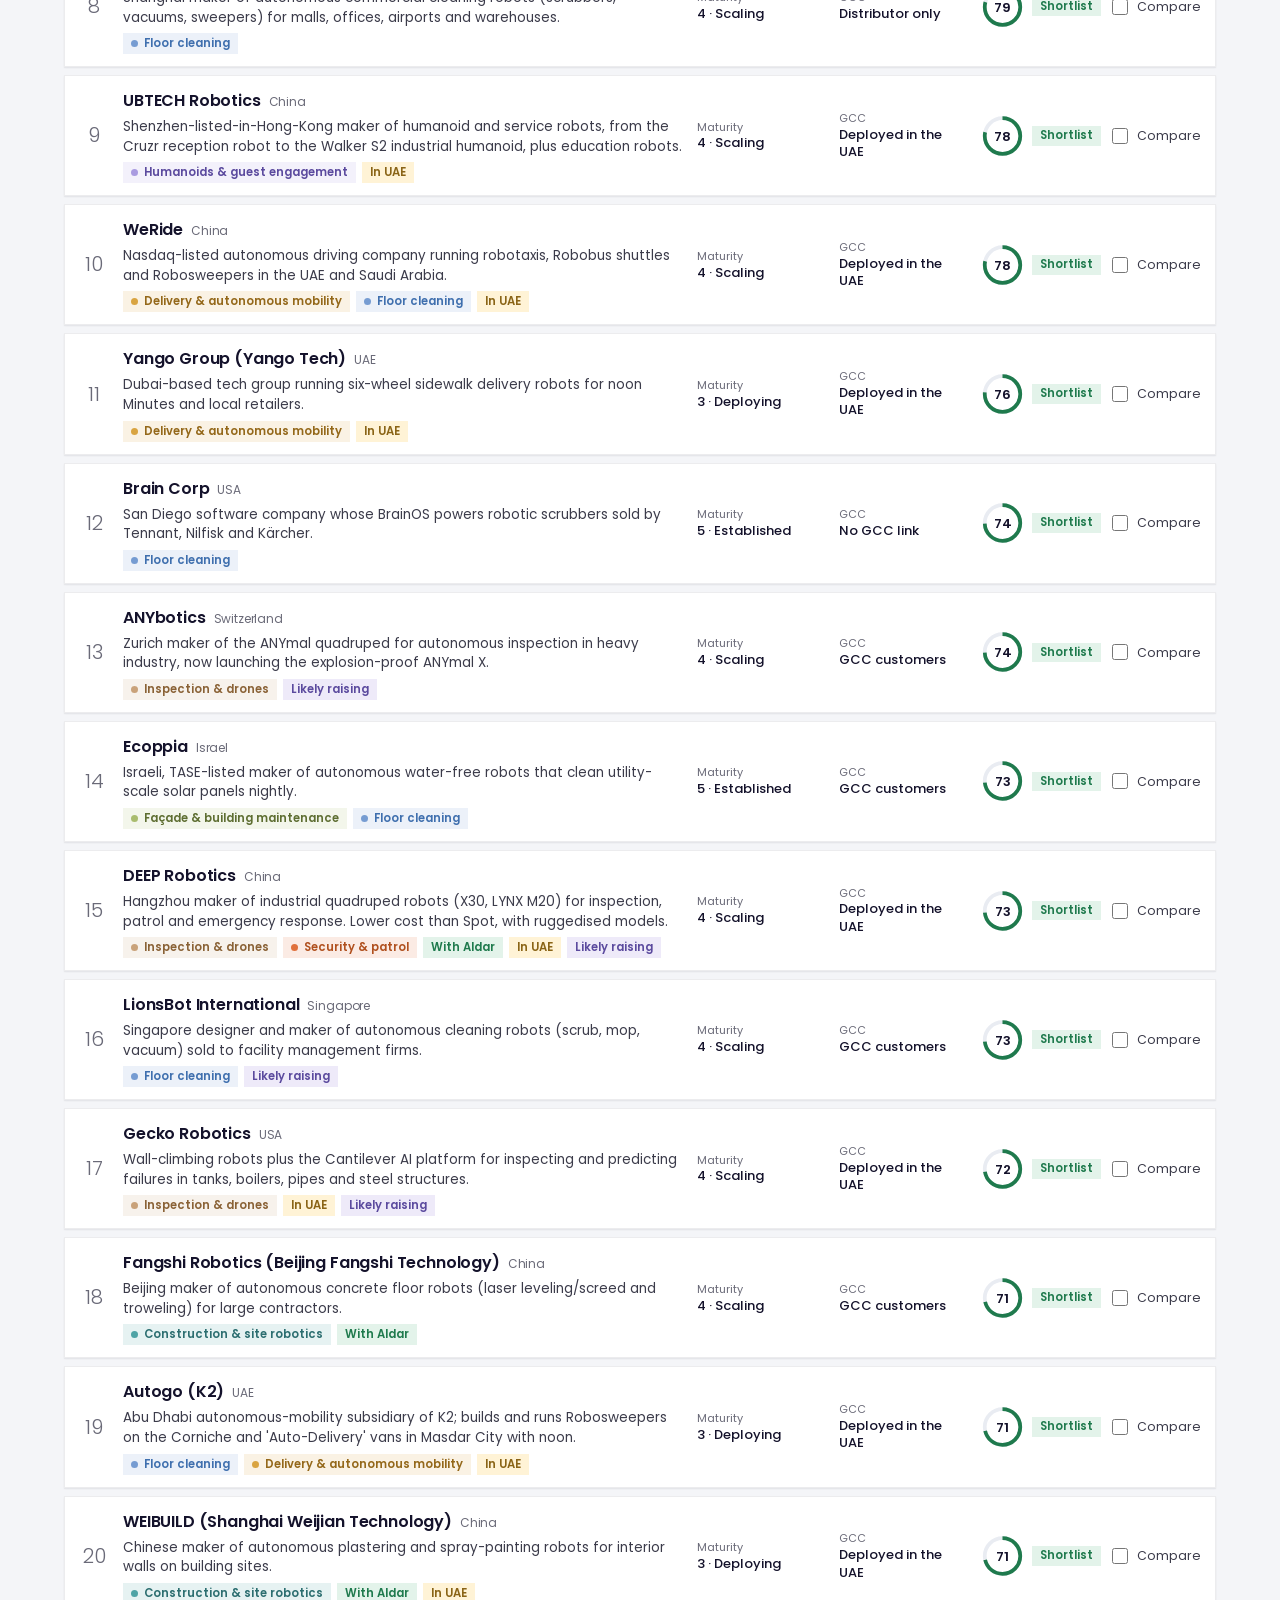
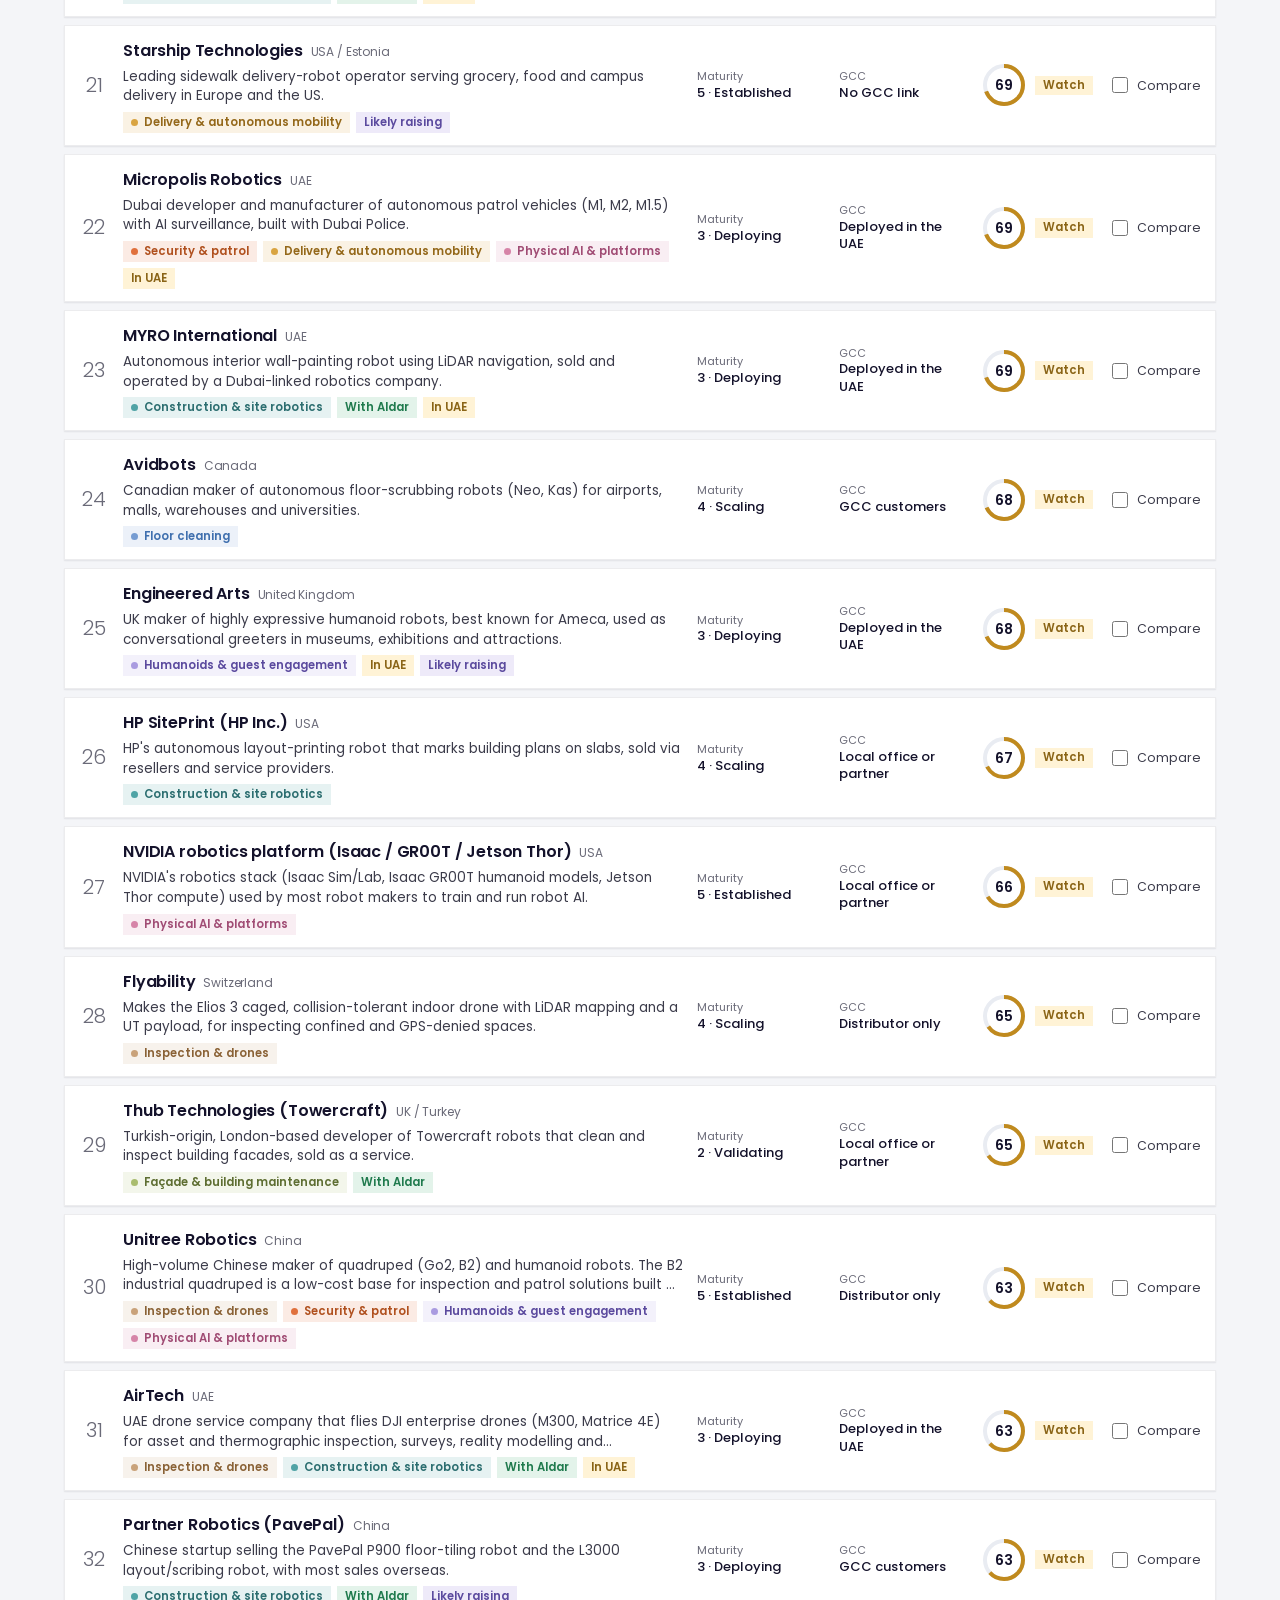
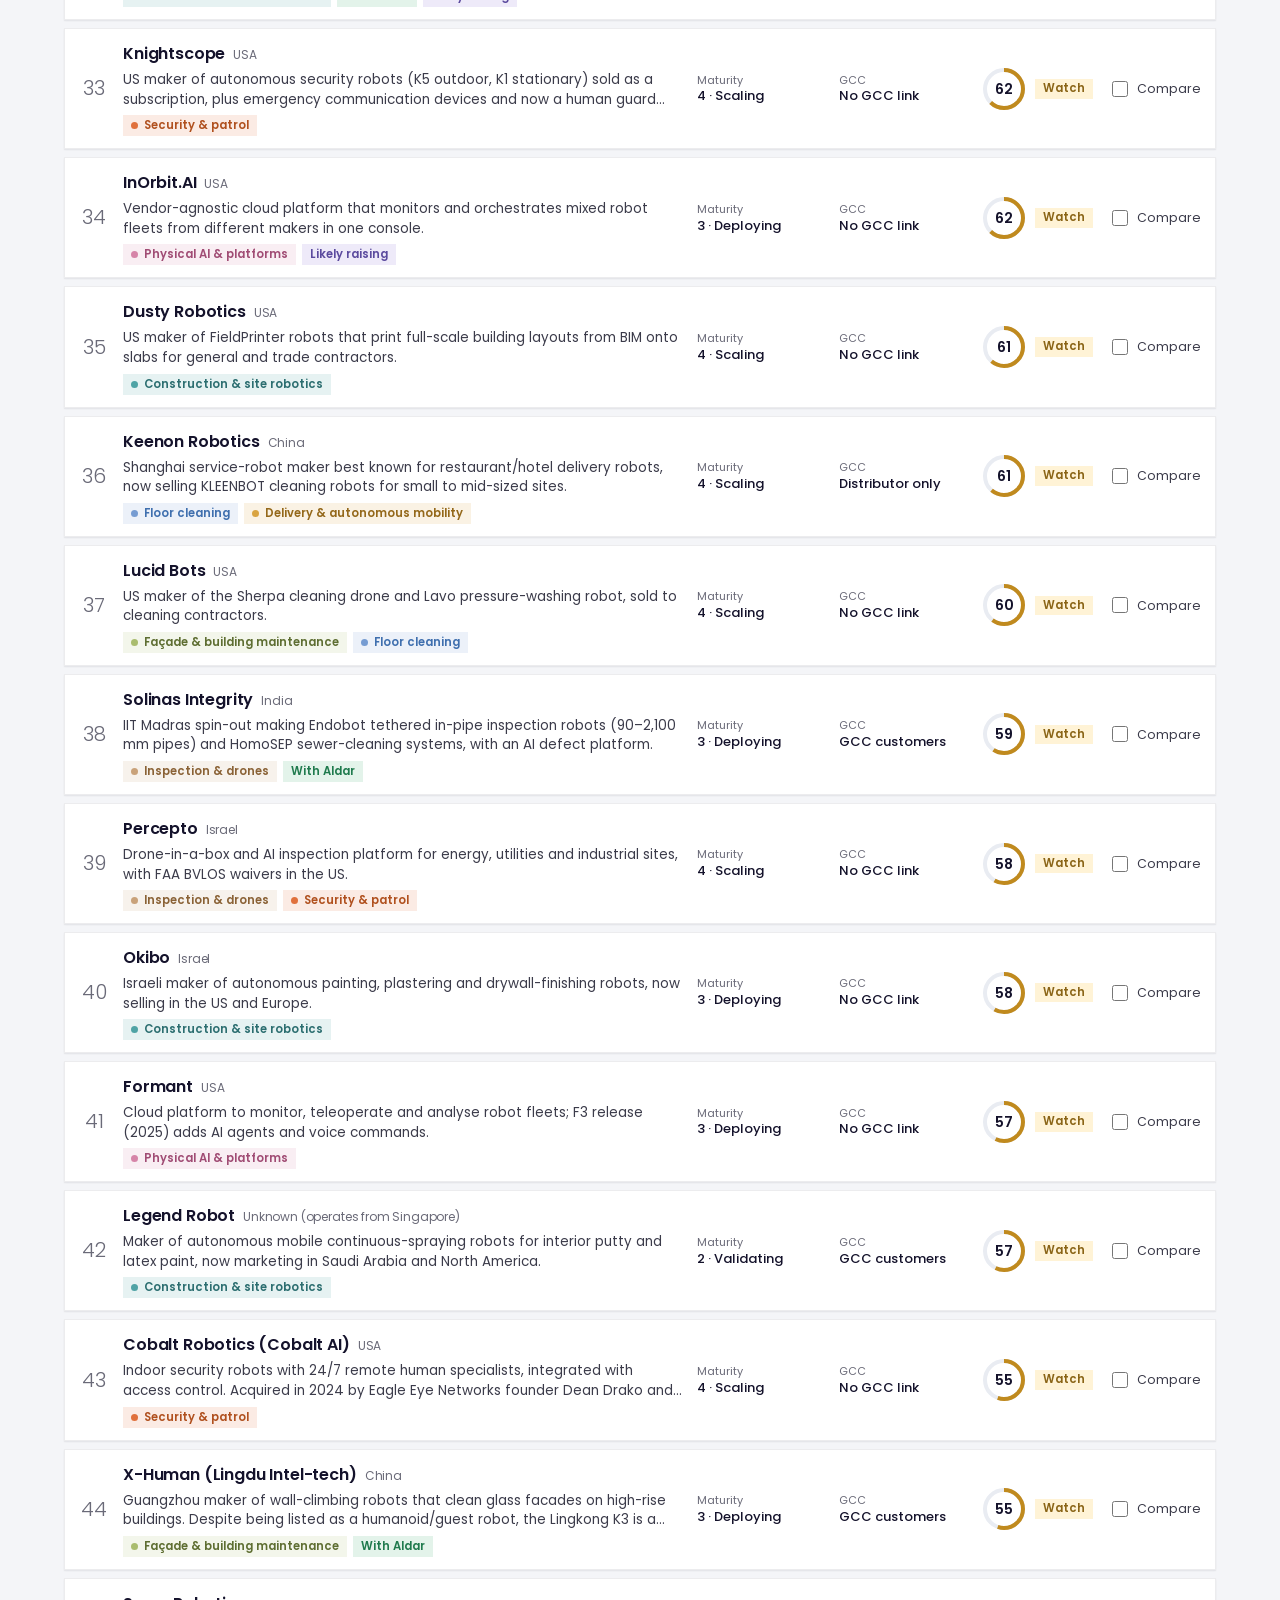
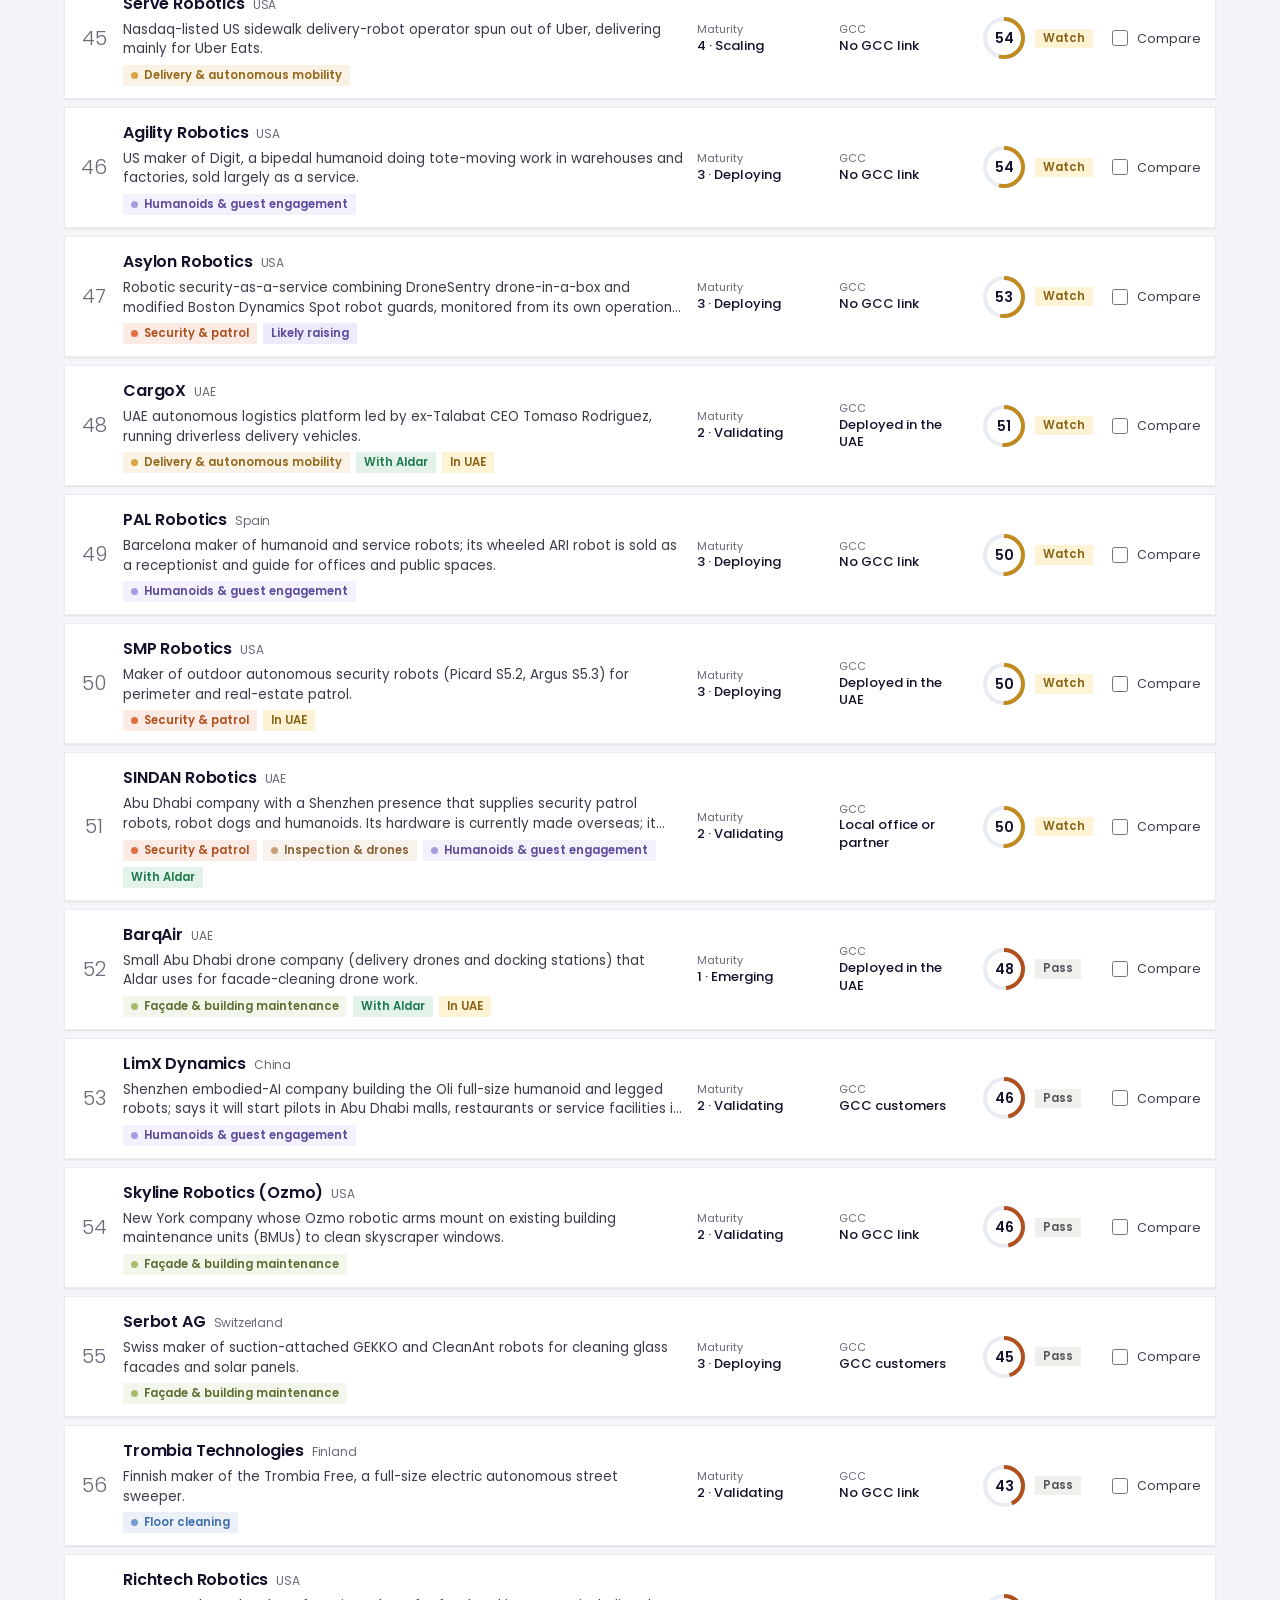
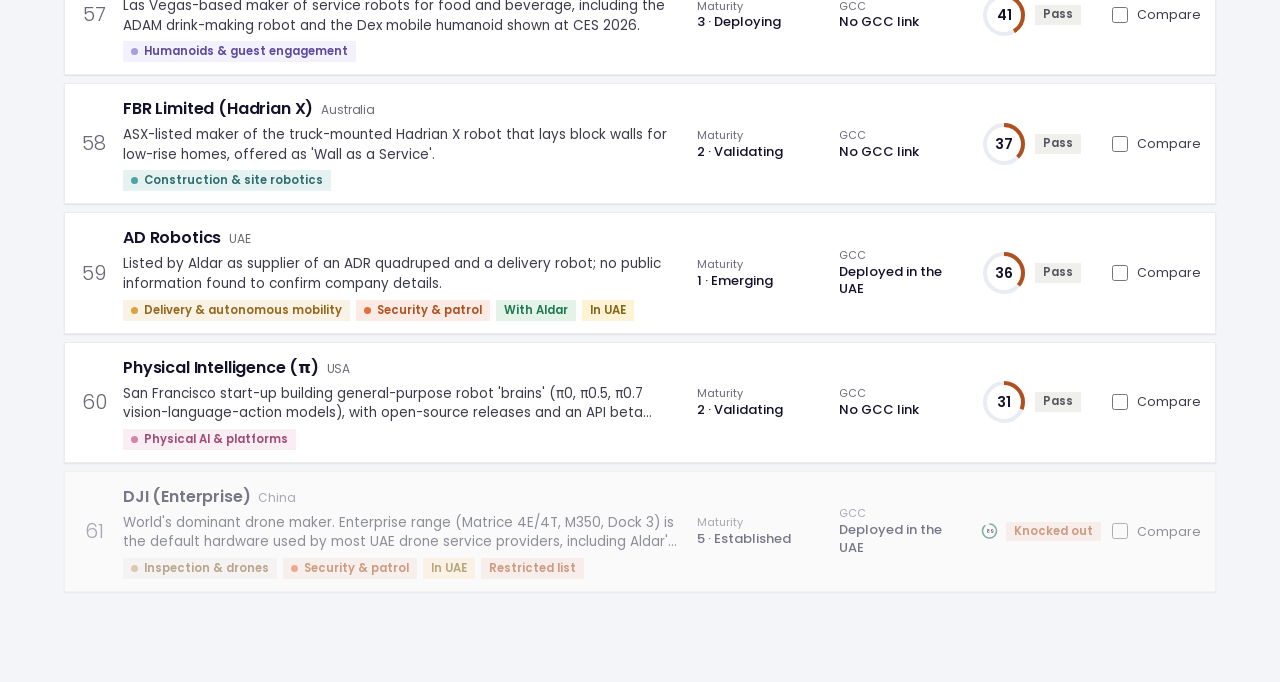
<file: scout-library.html>
<!DOCTYPE html>
<html lang="en"><head>
<meta charset="utf-8">
<meta name="viewport" content="width=device-width, initial-scale=1">
<title>Provider Memory · Market Scout</title>
<meta name="description" content="Aldar Market Scout: find, score and compare robotics providers against Aldar's robotics strategy.">
<meta name="robots" content="noindex">
<link rel="apple-touch-icon" sizes="180x180" href="/assets/icons/apple-touch-icon.png">
<link rel="icon" type="image/png" sizes="32x32" href="/assets/icons/favicon-32.png">
<link rel="manifest" href="/manifest.webmanifest">
<meta name="apple-mobile-web-app-capable" content="yes">
<meta name="mobile-web-app-capable" content="yes">
<meta name="apple-mobile-web-app-title" content="Aldar Robotics">
<meta name="apple-mobile-web-app-status-bar-style" content="black-translucent">
<meta name="theme-color" content="#12102A">
<link rel="stylesheet" href="assets/css/intel-nav.css?v=20261031e">
<style>
@font-face{font-family:'Poppins';font-style:normal;font-weight:300;font-display:swap;src:url("assets/fonts/poppins-300-latin.woff2") format('woff2')}
@font-face{font-family:'Poppins';font-style:normal;font-weight:400;font-display:swap;src:url("assets/fonts/poppins-400-latin.woff2") format('woff2')}
@font-face{font-family:'Poppins';font-style:normal;font-weight:500;font-display:swap;src:url("assets/fonts/poppins-500-latin.woff2") format('woff2')}
@font-face{font-family:'Poppins';font-style:normal;font-weight:600;font-display:swap;src:url("assets/fonts/poppins-600-latin.woff2") format('woff2')}

:root{
  --navy:#12102A; --navy-2:#100E28;
  --accent:#769CD2; --accent-soft:#9DB9E0; --accent-ink:#3F6FAE; --mist:#EAF0F9;
  --ink:#14122B; --ink-2:#3B3B4A; --muted:#6A6A78;
  --paper:#F4F5F8; --card:#FFFFFF; --line:rgba(18,16,42,0.08); --line-2:rgba(18,16,42,0.14);
  --shadow:0 1px 2px rgba(18,16,42,0.05),0 1px 1px rgba(18,16,42,0.03);
  --shadow-hover:0 12px 28px rgba(18,16,42,0.09),0 2px 6px rgba(18,16,42,0.05);
  --good:#1F7A4D; --mid:#C08A1E; --low:#B0501E; --track:#E9ECF2; --gold:#F2C14E;
  --header-h:57px;
}
*{box-sizing:border-box}
html,body{margin:0}
body{background:var(--paper);color:var(--ink);font-family:Poppins,system-ui,sans-serif;font-size:15px;line-height:1.55;-webkit-font-smoothing:antialiased}
body.modal-open{overflow:hidden}
a{color:var(--accent-ink)}
button,select,input{font-family:inherit;font-size:inherit}
:focus-visible{outline:2px solid var(--accent);outline-offset:2px}
.vh{position:absolute;width:1px;height:1px;overflow:hidden;clip:rect(0 0 0 0);white-space:nowrap}
[hidden]{display:none!important}

/* ---------- Header ---------- */
.top{position:sticky;top:0;z-index:30;display:flex;align-items:center;gap:16px;padding:12px 24px;background:var(--navy);border-bottom:1px solid rgba(118,156,210,0.22)}
.brand{display:flex;align-items:center;gap:14px;text-decoration:none;min-width:0}
.brand img{height:24px;width:auto;display:block}
.brand .sep{width:1px;height:22px;background:rgba(255,255,255,0.25)}
.brand .t1{display:block;font-size:15px;font-weight:500;color:#fff;letter-spacing:-0.01em;line-height:1.2;white-space:nowrap}
.brand .t2{display:block;font-size:9px;font-weight:500;letter-spacing:0.26em;text-transform:uppercase;color:var(--accent-soft)}
.top .right{margin-left:auto;display:flex;align-items:center;gap:10px}
.btn{display:inline-flex;align-items:center;gap:8px;padding:9px 14px;border:1px solid rgba(255,255,255,0.28);background:transparent;color:#fff;font-size:10px;font-weight:500;letter-spacing:0.18em;text-transform:uppercase;text-decoration:none;white-space:nowrap;cursor:pointer}
.btn:hover{border-color:var(--accent);color:var(--accent-soft)}
.btn.primary{border-color:var(--accent);background:rgba(118,156,210,0.12)}
.btn.primary:hover{background:var(--accent);color:var(--navy)}

/* ---------- Hero ---------- */
.hero{background:linear-gradient(180deg,var(--navy-2) 0%,#15133A 100%);color:#fff;border-bottom:1px solid rgba(118,156,210,0.16)}
.hero-in{max-width:1200px;margin:0 auto;padding:34px 24px 30px;display:grid;grid-template-columns:minmax(0,1fr) auto;gap:24px 48px;align-items:end}
.eyebrow{display:flex;align-items:center;gap:9px;font-size:12px;font-weight:500;color:var(--accent-soft)}
.eyebrow .dot{width:7px;height:7px;border-radius:50%;background:var(--gold)}
.hero h1{margin:10px 0 8px;font-size:32px;font-weight:300;line-height:1.18;letter-spacing:-0.02em;max-width:640px;text-wrap:balance}
.hero p{margin:0;font-size:13.5px;color:rgba(255,255,255,0.66);max-width:620px}
.stats{display:flex;align-items:stretch}
.stat{display:flex;flex-direction:column;justify-content:flex-end;gap:4px;padding:2px 22px;border:0;border-left:1px solid rgba(157,185,224,0.24);background:transparent;color:#fff;text-align:left;font:inherit}
.stat:first-child{padding-left:0;border-left:0}
.stat b{font-size:32px;font-weight:300;line-height:1;letter-spacing:-0.02em;font-variant-numeric:tabular-nums}
.stat span{font-size:12px;color:var(--accent-soft);white-space:nowrap}
button.stat{cursor:pointer}
button.stat:hover span{color:#fff}

/* ---------- View tabs ---------- */
.vtabs{max-width:1200px;margin:0 auto;padding:0 24px;display:flex;gap:4px;border-bottom:1px solid var(--line-2);overflow-x:auto;scrollbar-width:none}
.vtabs::-webkit-scrollbar{display:none}
.vtabs button{border:0;background:none;padding:14px 14px 13px;font-size:14px;font-weight:500;color:var(--muted);cursor:pointer;border-bottom:2px solid transparent;margin-bottom:-1px;white-space:nowrap;display:inline-flex;align-items:center;gap:7px}
.vtabs button:hover{color:var(--ink)}
.vtabs button[aria-selected="true"]{color:var(--ink);border-bottom-color:var(--navy);font-weight:600}
.vtabs .n{font-size:11px;background:var(--navy);color:#fff;padding:0 6px;border-radius:9px;line-height:17px}
.vtabs .n:empty{display:none}

main{max-width:1200px;margin:0 auto;padding:20px 24px 90px}
.card{background:var(--card);box-shadow:var(--shadow);border:1px solid var(--line)}

/* ---------- Search tools ---------- */
.tools{display:flex;flex-direction:column;gap:12px;padding:14px 16px;margin-bottom:16px;scroll-margin-top:calc(var(--header-h) + 10px)}
.srow{display:flex;gap:10px;align-items:center;flex-wrap:wrap}
.search{flex:1 1 280px;min-width:0;display:flex;align-items:center;gap:9px;border:1px solid var(--line-2);background:#fff;padding:0 12px;min-height:42px}
.search:focus-within{border-color:var(--accent-ink)}
.search input{flex:1;border:0;outline:0;font-size:15px;min-width:0;background:transparent;padding:9px 0}
.tsel{display:inline-block;position:relative;flex:none}
.tsel select{appearance:none;-webkit-appearance:none;border:1px solid var(--line-2);background:#fff;color:var(--ink);font-size:13px;font-weight:500;padding:9px 30px 9px 11px;cursor:pointer;max-width:100%}
.tsel svg{position:absolute;right:10px;top:50%;transform:translateY(-50%);pointer-events:none;color:var(--muted)}
.lbl{font-size:12px;color:var(--muted)}
.chips{display:flex;gap:7px;flex-wrap:wrap;align-items:center}
.chip{display:inline-flex;align-items:center;gap:7px;border:1px solid var(--line-2);background:#fff;color:var(--ink);padding:6px 11px;font-size:13px;font-weight:500;cursor:pointer;white-space:nowrap}
.chip:hover{border-color:var(--accent-ink)}
.chip[aria-pressed="true"]{background:var(--navy);border-color:var(--navy);color:#fff}
.chip.sm{padding:4px 9px;font-size:12.5px}
.fb{display:flex;flex-direction:column;gap:8px}
.fb-row{display:grid;grid-template-columns:auto auto minmax(0,1fr) auto;gap:8px;align-items:start;padding:10px;background:#F8F9FB;border:1px solid var(--line)}
.fb-vals{display:flex;gap:6px;flex-wrap:wrap}
.x{border:1px solid var(--line-2);background:#fff;width:32px;height:32px;font-size:18px;line-height:1;cursor:pointer;color:var(--muted)}
.x:hover{color:var(--low);border-color:var(--low)}
.x.sm{width:22px;height:22px;font-size:14px;position:absolute;top:6px;right:6px}
.linkbtn{border:0;background:none;color:var(--accent-ink);font-weight:500;font-size:13px;cursor:pointer;padding:4px 0}
.linkbtn:hover{text-decoration:underline}
.chk{display:inline-flex;align-items:center;gap:6px;font-size:13px;color:var(--ink-2);cursor:pointer}
.fbfoot{display:flex;gap:16px;align-items:center;flex-wrap:wrap}
.fbfoot .grow{flex:1}
.wnote{font-size:12.5px;background:#FFF6E0;color:#7A5A12;padding:6px 10px}

/* ---------- Provider list ---------- */
.lhead{display:flex;align-items:center;justify-content:space-between;gap:10px;margin:0 2px 10px;flex-wrap:wrap}
.lhead b{font-size:14px}
.lhead .acts{display:flex;gap:8px;align-items:center}
.abtn{display:inline-flex;align-items:center;gap:6px;border:1px solid var(--line-2);background:#fff;color:var(--ink);padding:7px 11px;font-size:12.5px;font-weight:500;cursor:pointer}
.abtn:hover{border-color:var(--accent-ink);color:var(--accent-ink)}
.plist{list-style:none;margin:0;padding:0;display:flex;flex-direction:column;gap:8px}
.prow{display:grid;grid-template-columns:30px minmax(0,1fr) 128px 128px 120px 86px;align-items:center;gap:14px;background:var(--card);border:1px solid var(--line);box-shadow:var(--shadow);padding:12px 14px;transition:box-shadow .15s}
.prow:hover{box-shadow:var(--shadow-hover)}
.prow.ko{opacity:.55}
.rank{font-size:20px;font-weight:300;color:var(--muted);text-align:center;font-variant-numeric:tabular-nums}
.pmain{border:0;background:none;text-align:left;padding:0;cursor:pointer;display:flex;flex-direction:column;gap:4px;min-width:0;color:inherit}
.pname{font-size:16px;font-weight:600;letter-spacing:-0.01em;display:flex;align-items:baseline;gap:8px;flex-wrap:wrap}
.pmain:hover .pname{color:var(--accent-ink)}
.hq{font-size:12px;font-weight:400;color:var(--muted)}
.pwhat{font-size:13.5px;color:var(--ink-2);line-height:1.45;display:-webkit-box;-webkit-line-clamp:2;-webkit-box-orient:vertical;overflow:hidden}
.pmeta{display:flex;gap:6px;flex-wrap:wrap;align-items:center;margin-top:2px}
.cat{display:inline-flex;align-items:center;gap:6px;font-size:11.5px;font-weight:600;color:var(--ci);background:color-mix(in srgb,var(--c) 14%,#fff);padding:2px 8px;white-space:nowrap}
.cat i{width:7px;height:7px;border-radius:50%;background:var(--c)}
.flag{font-size:11.5px;font-weight:600;padding:2px 8px;white-space:nowrap}
.f-ours{background:#E3F3EA;color:var(--good)}
.f-uae{background:#FFF3D6;color:#8A6416}
.f-raise{background:#EEEAF9;color:#5B4A9E}
.f-ko{background:#FBE9E1;color:var(--low)}
.pcol{display:flex;flex-direction:column;font-size:13px;font-weight:500;line-height:1.35}
.pcol small{font-size:11px;font-weight:400;color:var(--muted)}
.pcol.fit{flex-direction:row;align-items:center;gap:8px}
.ring .ring-n{font-size:14px;font-weight:600;fill:var(--ink);font-family:Poppins,sans-serif}
.vp{font-size:11.5px;font-weight:600;padding:2px 8px;white-space:nowrap;display:inline-block}
.v-short{background:#E3F3EA;color:var(--good)}
.v-watch{background:#FFF3D6;color:#8A6416}
.v-pass{background:#EFEFEC;color:#55555F}
.v-knock{background:#FBE9E1;color:var(--low)}
.cmp{display:inline-flex;align-items:center;gap:6px;font-size:12.5px;color:var(--ink-2);cursor:pointer;justify-self:end}
.cmp input{width:16px;height:16px;accent-color:var(--navy)}
.empty{padding:28px;text-align:center;color:var(--muted);background:var(--card);border:1px dashed var(--line-2)}
.empty.big{padding:48px 24px;line-height:1.7}
.recent{margin-top:18px;font-size:13px;color:var(--muted);display:flex;gap:10px;flex-wrap:wrap;align-items:center}
.lnk{border:0;background:none;padding:0;color:var(--accent-ink);font-weight:500;cursor:pointer;text-align:left;font-size:inherit}
.lnk:hover{text-decoration:underline}

/* ---------- Matrix ---------- */
.mxwrap{padding:16px 16px 10px}
.mxhead{display:flex;justify-content:space-between;gap:12px;align-items:baseline;flex-wrap:wrap;margin-bottom:8px}
.mxhead h2{margin:0;font-size:16px;font-weight:600}
.mxhead small{color:var(--muted);font-size:12.5px}
.mx{width:100%;height:auto;display:block}
.mx .q{stroke:none}
.mx .q-deploy{fill:#E9F5EE}.mx .q-fast{fill:#EEF3FB}.mx .q-proven{fill:#FBF6EA}.mx .q-early{fill:#F5F5F3}
.mx .qlab{font-size:13px;font-weight:600;fill:#6A6A78;font-family:Poppins,sans-serif;letter-spacing:.02em;text-transform:uppercase}
.mx .tick{font-size:11px;fill:#6A6A78;font-family:Poppins,sans-serif}
.mx .axl{font-size:12px;fill:#3B3B4A;font-weight:600;font-family:Poppins,sans-serif}
.mx .grid{stroke:rgba(18,16,42,.07);stroke-width:1}
.mx .dot{cursor:pointer}
.mx .dot:hover circle,.mx .dot:focus circle{stroke:#12102A}
.mx .dot:focus{outline:none}
.mx .dl{font-size:11px;fill:#14122B;font-family:Poppins,sans-serif;paint-order:stroke;stroke:#fff;stroke-width:3px;stroke-linejoin:round;pointer-events:none}
.mxleg{display:flex;gap:6px 16px;flex-wrap:wrap;font-size:12px;color:var(--ink-2);padding:6px 2px 4px}
.mxleg span{display:inline-flex;align-items:center;gap:6px}
.mxleg i{width:10px;height:10px;border-radius:50%;display:inline-block}
.mxleg i.gring{border:2px solid var(--gold);background:transparent;width:12px;height:12px}
.mxleg i.big{width:14px;height:14px;background:#C9CFDA}
.quads{display:grid;grid-template-columns:repeat(4,minmax(0,1fr));gap:10px;margin-top:14px}
.qcard{background:var(--card);border:1px solid var(--line);border-top:3px solid var(--qc);padding:12px 14px}
.qcard h3{margin:0 0 4px;font-size:14px;display:flex;justify-content:space-between}
.qcard h3 small{font-weight:400;color:var(--muted)}
.qcard p{margin:0 0 8px;font-size:12.5px;color:var(--muted);line-height:1.45}
.qnames{display:flex;flex-wrap:wrap;gap:4px 10px;font-size:13px}
.qnames button{text-align:left}
.qnames button{border:0;background:none;padding:0;color:var(--accent-ink);cursor:pointer;font-weight:500}
.qnames span{font-size:12px;color:var(--muted)}
.q-deploy{--qc:var(--good)}.q-fast{--qc:var(--accent-ink)}.q-proven{--qc:var(--mid)}.q-early{--qc:#A0A0AA}

/* ---------- Leaderboard ---------- */
.tscroll{overflow-x:auto}
.lb{width:100%;border-collapse:collapse;font-size:13.5px;min-width:760px}
.lb th,.lb td{padding:11px 12px;border-bottom:1px solid var(--line);text-align:left;vertical-align:middle}
.lb th{font-size:12px;font-weight:500;color:var(--muted);background:#F8F9FB}
.lb th button{border:0;background:none;padding:0;font:inherit;color:inherit;cursor:pointer}
.lb th button[aria-pressed="true"]{color:var(--ink);font-weight:600}
.lb th button[aria-pressed="true"]::after{content:" ↓"}
.lb .num{font-variant-numeric:tabular-nums;white-space:nowrap}
.lb .bar{display:inline-block;width:60px;height:6px;background:var(--track);margin-right:8px;vertical-align:middle;position:relative}
.lb .bar i{position:absolute;inset:0 auto 0 0;background:var(--accent-ink)}
.catlink{border:0;background:none;padding:0;cursor:pointer}
.catlink:hover .cat{text-decoration:underline}
.lb small{color:var(--muted)}
.sech{display:flex;justify-content:space-between;align-items:baseline;gap:12px;flex-wrap:wrap;margin:0 2px 10px}
.sech h2{margin:0;font-size:16px;font-weight:600}
.sech p{margin:0;font-size:13px;color:var(--muted)}

/* ---------- Compare ---------- */
.cmpt{width:100%;border-collapse:collapse;font-size:13.5px;background:var(--card);min-width:640px}
.cmpt th,.cmpt td{padding:11px 12px;border-bottom:1px solid var(--line);text-align:left;vertical-align:top}
.cmpt thead th{position:relative;padding-right:32px;font-size:15px;background:#F8F9FB}
.cmpt tbody th{font-size:12.5px;font-weight:500;color:var(--muted);white-space:nowrap}
.cmpt tbody th small{color:var(--muted);font-weight:400}
.cmpt td.lead{background:#E9F5EE}
.cmpt .big{font-size:22px;font-weight:600}
.note{font-size:12.5px;color:var(--muted);margin:10px 2px 0}
.dots{display:inline-flex;gap:3px;vertical-align:middle}
.dots i{width:9px;height:9px;background:var(--track)}
.dots i.on{background:var(--accent-ink)}

/* ---------- Scoring ---------- */
.sgrid{display:grid;grid-template-columns:minmax(0,1.4fr) minmax(0,1fr);gap:16px}
.sgrid .card{padding:16px 18px}
.sgrid h2{margin:0 0 4px;font-size:15px}
.sgrid p.lead{margin:0 0 12px;font-size:13px;color:var(--muted)}
.wrow{display:grid;grid-template-columns:minmax(0,1fr) 150px 44px;gap:12px;align-items:center;padding:10px 0;border-top:1px solid var(--line)}
.wl b{display:block;font-size:14px}
.wl small{display:block;font-size:12px;color:var(--muted);line-height:1.4}
.wrow input{width:100%;accent-color:var(--navy)}
.wv{font-weight:600;text-align:right;font-variant-numeric:tabular-nums}
.sgrid ul{margin:0;padding-left:18px;font-size:13.5px;color:var(--ink-2)}
.sgrid li{margin:5px 0}

/* ---------- Compare tray ---------- */
.tray{position:fixed;left:50%;bottom:16px;transform:translateX(-50%);z-index:40;background:var(--navy);color:#fff;display:flex;align-items:center;gap:12px;padding:10px 12px 10px 18px;box-shadow:0 10px 30px rgba(18,16,42,.3);font-size:13.5px;max-width:calc(100% - 32px)}
.tray button{border:1px solid rgba(255,255,255,.3);background:transparent;color:#fff;padding:7px 12px;font-size:12px;font-weight:500;cursor:pointer;white-space:nowrap}
.tray button.go{background:var(--accent);border-color:var(--accent);color:var(--navy);font-weight:600}
.tray button:disabled{opacity:.45;cursor:default}
.toast{position:fixed;left:50%;top:76px;transform:translateX(-50%);z-index:80;background:var(--navy);color:#fff;padding:8px 14px;font-size:13px}

/* ---------- Profile ---------- */
.ov{position:fixed;inset:0;z-index:60;background:rgba(18,16,42,.45);display:flex;justify-content:flex-end}
.panel{background:var(--paper);width:min(880px,100%);height:100%;display:flex;flex-direction:column;box-shadow:-10px 0 40px rgba(18,16,42,.25)}
.pbar{display:flex;align-items:center;gap:8px;padding:10px 16px;background:#fff;border-bottom:1px solid var(--line)}
.pbar .grow{flex:1}
.pbar .abtn{white-space:nowrap}
.pscroll{overflow:auto;padding:22px 24px 40px;flex:1}
.ph{display:flex;gap:20px;justify-content:space-between;align-items:flex-start}
.ph h2{margin:6px 0 2px;font-size:26px;font-weight:600;letter-spacing:-0.015em}
.ph-cats{display:flex;gap:6px;flex-wrap:wrap}
.ph-sub{margin:0;font-size:13px;color:var(--muted)}
.ph-what{margin:10px 0 0;font-size:15px;color:var(--ink-2);max-width:560px}
.ph-r{display:flex;align-items:center;gap:12px;flex:none}
.ph-r small{display:block;font-size:11.5px;color:var(--muted);margin-top:4px}
.ph-r .ring-n{font-size:20px}
.kobox{margin:16px 0 0;padding:10px 14px;background:#FBE9E1;color:#7A3412;font-size:13.5px;border-left:3px solid var(--low)}
.kobox.soft{background:#FFF6E0;color:#6B5212;border-left-color:var(--mid)}
.pgrid{display:grid;grid-template-columns:minmax(0,1.25fr) minmax(0,1fr);gap:16px;margin-top:16px}
.pgrid > div{display:flex;flex-direction:column;gap:16px;min-width:0}
.ps{background:#fff;border:1px solid var(--line);padding:14px 16px}
.ps h3{margin:0 0 8px;font-size:12px;font-weight:600;letter-spacing:.08em;text-transform:uppercase;color:var(--muted)}
.ps p{margin:6px 0;font-size:14px;color:var(--ink-2)}
.ps ul,.ps ol{margin:4px 0;padding-left:18px;font-size:14px;color:var(--ink-2)}
.ps li{margin:4px 0}
.muted{color:var(--muted)!important}
.pills{display:flex;flex-direction:column}
.pill{padding:9px 0;border-top:1px solid var(--line)}
.pill:first-child{border-top:0;padding-top:0}
.pill .pl{display:flex;justify-content:space-between;align-items:baseline;gap:8px}
.pill .pl b{font-size:14px}
.pill .pl small{font-size:11.5px;color:var(--muted)}
.pill .pb{display:flex;align-items:center;gap:10px;margin:4px 0 2px}
.pill .pb b{font-size:13px;font-variant-numeric:tabular-nums;width:30px}
.bar5{flex:1;height:7px;background:var(--track);position:relative}
.bar5 i{position:absolute;inset:0 auto 0 0;background:var(--accent-ink)}
.pill p{margin:2px 0 0;font-size:13px;color:var(--muted)}
.stages{list-style:none;display:grid;grid-template-columns:repeat(5,1fr);gap:4px;padding:0!important;margin:2px 0 8px!important}
.stages li{margin:0!important;padding:6px 4px;background:var(--track);text-align:center;font-size:11px;color:var(--muted);display:flex;flex-direction:column;line-height:1.25}
.stages li b{font-size:14px}
.stages li.past{background:#D9E3F2;color:var(--accent-ink)}
.stages li.on{background:var(--navy);color:#fff}
.specs{display:grid;grid-template-columns:auto 1fr;gap:6px 14px;margin:0;font-size:13.5px}
.specs dt{color:var(--muted)}
.specs dd{margin:0;color:var(--ink-2)}
.ours{list-style:none;padding:0!important}
.ours li{padding:8px 0;border-top:1px solid var(--line);display:flex;flex-wrap:wrap;gap:4px 8px;align-items:baseline}
.ours li:first-child{border-top:0;padding-top:0}
.ours small{display:block;width:100%;font-size:12.5px;color:var(--muted)}
.st{font-size:11px;font-weight:600;padding:1px 7px}
.st-deployed{background:#E3F3EA;color:var(--good)}.st-pilot{background:#FFF3D6;color:#8A6416}.st-planned{background:#EEF3FB;color:var(--accent-ink)}
.alts,.news{list-style:none;padding:0!important}
.alts li,.news li{display:flex;flex-direction:column;padding:6px 0;border-top:1px solid var(--line)}
.alts li:first-child,.news li:first-child{border-top:0}
.alts small,.news small{font-size:12px;color:var(--muted)}
.news a{text-decoration:none;font-weight:500;line-height:1.4}
.news a:hover{text-decoration:underline}
.srcs{font-size:13px!important}
.srcs small{color:var(--muted)}
.pscroll .ps:last-child{margin-top:16px}


/* ---------- Scout the web ---------- */
.ws{padding:16px 18px;margin-bottom:16px;border-left:3px solid var(--gold)}
.ws-top{display:flex;gap:16px;align-items:flex-start;justify-content:space-between}
.ws h2{margin:0;font-size:16px;font-weight:600;display:flex;align-items:center;gap:8px;line-height:1.35}
.ws h2 svg{flex:none;color:var(--accent-ink)}
.ws-t p{margin:4px 0 0;font-size:13px;color:var(--muted);max-width:720px}
.wsgo{flex:none;border:0;background:var(--navy);color:#fff;padding:11px 18px;font-size:13px;font-weight:600;cursor:pointer;white-space:nowrap}
.wsgo:hover{background:#26234F}
.wsgo:disabled{opacity:.6;cursor:progress}
.ws-dig{display:flex;gap:6px 10px;flex-wrap:wrap;align-items:baseline;margin-top:12px;font-size:12.5px;color:var(--muted)}
.ws-links{display:contents}
.ws-links a{color:var(--accent-ink);font-weight:500;text-decoration:none;border-bottom:1px solid rgba(63,111,174,.3)}
.ws-links a:hover{border-bottom-color:var(--accent-ink)}
.ws-wait{margin-top:14px;padding:14px;background:#F8F9FB;font-size:13.5px;color:var(--ink-2)}
.ws-wait.err{background:#FBE9E1;color:#7A3412}
.ws-sum{margin:14px 0 6px;font-size:13px;color:var(--ink-2)}
.ws h4{margin:14px 0 8px;font-size:12px;letter-spacing:.08em;text-transform:uppercase;color:var(--muted);font-weight:600}
.ws h4 small{font-weight:500;color:var(--ink)}
.ws-known{display:flex;gap:6px;flex-wrap:wrap}
.ws-cos{list-style:none;margin:0;padding:0;display:grid;grid-template-columns:repeat(2,minmax(0,1fr));gap:8px}
.ws-cos li{display:flex;justify-content:space-between;gap:10px;padding:10px 12px;border:1px solid var(--line);background:#fff}
.ws-cn{display:flex;flex-direction:column;gap:2px;min-width:0}
.ws-cn b{font-size:14.5px;display:inline}
.ws-cn .flag{align-self:flex-start;margin:2px 0}
.ws-cn small{font-size:12px;color:var(--muted)}
.ws-ev{font-size:12.5px;color:var(--ink-2);text-decoration:none;display:-webkit-box;-webkit-line-clamp:2;-webkit-box-orient:vertical;overflow:hidden}
.ws-ev:hover{color:var(--accent-ink);text-decoration:underline}
.ws-act{display:flex;flex-direction:column;gap:6px;flex:none}
.ws-act .abtn{justify-content:center;text-decoration:none;font-size:12px;padding:6px 10px;white-space:nowrap}
.ws-act .abtn[aria-pressed="true"]{background:#E3F3EA;border-color:var(--good);color:var(--good)}
.ws-arts{margin-top:12px}
.ws-arts summary{cursor:pointer;font-size:12px;letter-spacing:.08em;text-transform:uppercase;color:var(--muted);font-weight:600}
.ws-arts summary small{color:var(--ink);font-weight:500}
.ws-list{list-style:none;margin:8px 0 0;padding:0}
.ws-list li{display:flex;flex-direction:column;padding:7px 0;border-top:1px solid var(--line)}
.ws-list a{font-size:13.5px;font-weight:500;text-decoration:none;color:var(--ink)}
.ws-list a:hover{color:var(--accent-ink);text-decoration:underline}
.ws-list small{font-size:12px;color:var(--muted)}
.ws-todo{padding:12px 16px;margin-bottom:16px;border-left:3px solid var(--good)}
.ws-todo-h{display:flex;justify-content:space-between;align-items:center;gap:10px;flex-wrap:wrap}
.ws-todo h3{margin:0;font-size:14px;display:flex;gap:8px;align-items:center}
.ws-todo h3 .n{font-size:11px;background:var(--good);color:#fff;padding:0 7px;border-radius:9px;line-height:18px}
.ws-todo-a{display:flex;gap:6px;align-items:center}
.ws-todo ul{list-style:none;margin:8px 0 0;padding:0;display:flex;flex-wrap:wrap;gap:6px}
.ws-todo li{display:inline-flex;align-items:center;gap:6px;border:1px solid var(--line-2);padding:4px 4px 4px 10px;font-size:13px;background:#fff}
.ws-todo li small{color:var(--muted);font-size:11.5px}
.x.sm2{width:22px;height:22px;font-size:14px}

/* ---------- Responsive ---------- */
@media (max-width: 1080px){
  .hero-in{grid-template-columns:1fr}
  .prow{grid-template-columns:26px minmax(0,1fr) 112px 120px 78px}
  .prow .gccc{display:none}
  .quads{grid-template-columns:repeat(2,minmax(0,1fr))}
}
@media (max-width: 860px){
  .sgrid,.pgrid{grid-template-columns:1fr}
}
@media (max-width: 760px){
  :root{--header-h:53px}
  .top{padding:10px 16px;gap:10px}
  .brand .t2{display:none}
  .brand .sep,.brand .t1{display:none}
  .top .btn .lbl{display:none}
  .hero-in{padding:22px 16px 20px;gap:16px}
  .hero h1{font-size:23px}
  .hero p{font-size:13px}
  .stats{overflow-x:auto;scrollbar-width:none;margin:0 -16px;padding:0 16px}
  .stat{padding:0 14px}
  .stat b{font-size:24px}
  .stat span{font-size:11px}
  .vtabs{padding:0 8px}
  .vtabs button{padding:12px 10px 11px;font-size:13.5px}
  main{padding:14px 16px 96px}
  .tools{padding:12px}
  .search{flex-basis:100%}
  .fb-row{grid-template-columns:1fr auto;}
  .fb-row .tsel:nth-child(2){grid-column:1}
  .fb-row .fb-vals{grid-column:1 / -1}
  .fb-row .x{grid-row:1;grid-column:2}
  .fb-row .tsel select{width:100%}
  .chips.scroll{flex-wrap:nowrap;overflow-x:auto;scrollbar-width:none;margin:0 -12px;padding:0 12px}
  .chips.scroll::-webkit-scrollbar{display:none}
  .prow{grid-template-columns:minmax(0,1fr) auto;gap:10px 12px;padding:12px}
  .prow .rank,.prow .mat{display:none}
  .prow .pmain{grid-column:1}
  .prow .fit{grid-column:2;grid-row:1;flex-direction:column;gap:4px}
  .prow .cmp{grid-column:1 / -1;justify-self:start}
  .quads{grid-template-columns:1fr}
  .ws{padding:14px}
  .ws-top{flex-direction:column;gap:10px}
  .wsgo{width:100%}
  .ws-cos{grid-template-columns:1fr}
  .ws-cos li{flex-direction:column}
  .ws-act{flex-direction:row}
  .ws-todo li small{display:none}
  .mxwrap{padding:12px 8px 8px}
  .mx .dl{display:none}
  .ph{flex-direction:column;gap:12px}
  .ph h2{font-size:22px}
  .pscroll{padding:16px 16px 40px}
  .pbar{padding:8px 10px;gap:6px}
  .pbar .abtn{padding:7px 9px;font-size:12px}
  #pPrint{display:none}
  .wrow{grid-template-columns:1fr 44px}
  .wrow input{grid-column:1 / -1;grid-row:2}
  .wrow .wv{grid-row:1;grid-column:2}
  .tray{left:16px;right:16px;transform:none;bottom:12px;padding:8px 8px 8px 12px;font-size:12.5px}
  .tray #trayTxt{flex:1}
}
@media print{
  .top,.vtabs,.tools,.tray,.pbar,.lhead .acts,.cmp,.hero .stats{display:none!important}
  body{background:#fff}
  .hero{background:#fff;color:#000}.hero p{color:#333}
  body.print-profile > *:not(#profile){display:none!important}
  body.print-profile .ov{position:static;background:#fff;display:block}
  body.print-profile .panel{width:100%;height:auto;box-shadow:none}
  body.print-profile .pscroll{overflow:visible}
  .ps,.prow{break-inside:avoid}
}
</style>
</head>
<body>

<header class="top" id="top">
  <a class="brand" href="index.html" aria-label="Back to the robotics fleet map">
    <img src="assets/img/aldar-logo.png" alt="Aldar">
    <span class="sep"></span>
    <span><span class="t1">Market Scout</span><span class="t2">Provider memory</span></span>
  </a>
  <nav class="inav" aria-label="Market Pulse and Market Scout">
    <a href="intel.html"><svg viewBox="0 0 24 24" width="13" height="13" fill="none" stroke="currentColor" stroke-width="1.7" stroke-linecap="round" stroke-linejoin="round"><path d="M3 12h4l2.5-6 5 12 2.5-6h4"/></svg>Pulse</a>
    <a href="scout.html" aria-current="page" title="Back to Market Scout"><svg viewBox="0 0 24 24" width="13" height="13" fill="none" stroke="currentColor" stroke-width="1.7" stroke-linecap="round"><circle cx="11" cy="11" r="6.5"/><path d="M16 16l4.5 4.5"/></svg>Scout</a>
  </nav>
  <div class="right">
    <a class="btn" href="scout.html" title="Start a new scout"><svg viewBox="0 0 24 24" width="13" height="13" fill="none" stroke="currentColor" stroke-width="1.6" stroke-linecap="round"><path d="M12 5v14M5 12h14"/></svg><span class="lbl">New scout</span></a>
    <a class="btn primary" href="index.html" title="Back to the fleet map">
      <svg viewBox="0 0 24 24" width="13" height="13" fill="none" stroke="currentColor" stroke-width="1.6" stroke-linecap="round"><path d="M15 5l-7 7 7 7"/></svg><span class="lbl">Fleet map</span>
    </a>
  </div>
</header>

<section class="hero" aria-labelledby="h1">
  <div class="hero-in">
    <div>
      <div class="eyebrow"><span class="dot"></span><span>Provider memory</span><span id="asOf" style="color:rgba(255,255,255,.5);font-weight:400"></span></div>
      <h1 id="h1">Every provider Scout has researched, scored against Aldar's strategy</h1>
      <p>Scout draws on this memory when it answers a search, and every provider researched from a scout is added here. Browse, filter, compare and share any view as a link.</p>
    </div>
    <div class="stats" id="stats"></div>
  </div>
</section>

<div style="background:#fff">
  <div class="vtabs" role="tablist" aria-label="Scout views">
    <button type="button" role="tab" data-view="providers" aria-selected="true">Providers</button>
    <button type="button" role="tab" data-view="matrix" aria-selected="false">Fit × Maturity</button>
    <button type="button" role="tab" data-view="categories" aria-selected="false">Categories</button>
    <button type="button" role="tab" data-view="compare" aria-selected="false">Compare <span class="n" id="tabCmpN"></span></button>
    <button type="button" role="tab" data-view="scoring" aria-selected="false">How scoring works</button>
  </div>
</div>

<main>
  <section class="card tools" id="tools" aria-label="Search and filters">
    <div class="srow">
      <label class="search"><svg viewBox="0 0 24 24" width="16" height="16" fill="none" stroke="#6A6A78" stroke-width="1.8" stroke-linecap="round"><circle cx="11" cy="11" r="6.5"/><path d="M16 16l4.5 4.5"/></svg>
        <span class="vh">Search providers</span><input id="q" type="search" placeholder="Search a need, provider, product or customer, e.g. façade cleaning" autocomplete="off"></label>
      <label class="tsel" title="Minimum Aldar Fit Score"><span class="vh">Minimum fit</span>
        <select id="minFit"><option value="0">Any fit score</option><option value="50">Fit 50+</option><option value="60">Fit 60+</option><option value="70">Fit 70+</option><option value="80">Fit 80+</option></select>
        <svg viewBox="0 0 24 24" width="10" height="10" fill="none" stroke="currentColor" stroke-width="2"><path d="M6 9l6 6 6-6"/></svg></label>
      <span id="sortWrap"><label class="tsel"><span class="vh">Sort by</span>
        <select id="sort"><option value="fit">Rank by Fit Score</option><option value="maturity">Rank by maturity</option><option value="gcc">Rank by GCC presence</option><option value="name">A to Z</option></select>
        <svg viewBox="0 0 24 24" width="10" height="10" fill="none" stroke="currentColor" stroke-width="2"><path d="M6 9l6 6 6-6"/></svg></label></span>
    </div>
    <div class="chips scroll" id="presets" aria-label="Quick searches"></div>
    <div class="fb" id="fbRows"></div>
    <div class="fbfoot">
      <button type="button" class="linkbtn" id="fbAdd">+ Add filter</button>
      <button type="button" class="linkbtn" id="fbClear" hidden>Clear all</button>
      <span class="grow"></span>
      <span class="wnote" id="wNote" hidden>Using your own weights. <button type="button" class="linkbtn" id="wResetTop">Reset</button></span>
      <label class="chk"><input type="checkbox" id="showKo" checked> Show knocked-out providers</label>
    </div>
  </section>

  <section id="view-providers" aria-label="Providers">
    <section class="card ws" id="ws" hidden aria-labelledby="wsH">
      <div class="ws-top">
        <div class="ws-t">
          <h2 id="wsH"><svg viewBox="0 0 24 24" width="16" height="16" fill="none" stroke="currentColor" stroke-width="1.7" stroke-linecap="round"><circle cx="12" cy="12" r="9"/><path d="M3 12h18M12 3c2.6 2.5 4 5.6 4 9s-1.4 6.5-4 9c-2.6-2.5-4-5.6-4-9s1.4-6.5 4-9z"/></svg>Scout the web for “<span id="wsQ"></span>”</h2>
          <p>Searches Google News live, across the last two years, in English, the UAE edition and Chinese, and picks out the companies in the headlines. <span id="wsTerm" class="muted"></span></p>
        </div>
        <button type="button" class="wsgo" id="wsGo">Scout the web</button>
      </div>
      <div class="ws-dig"><span>Dig deeper on Google:</span><span id="wsDig" class="ws-links"></span></div>
      <div id="wsOut"></div>
    </section>
    <aside class="card ws-todo" id="wsTodo" hidden aria-labelledby="wsTodoH">
      <div class="ws-todo-h"><h3 id="wsTodoH">To research <span class="n" id="wsTodoN"></span></h3>
        <span class="ws-todo-a"><button type="button" class="abtn" id="wsCopy">Copy as a request</button><button type="button" class="abtn" id="wsMail">Email</button><button type="button" class="linkbtn" id="wsClear">Clear</button></span></div>
      <ul id="wsTodoList"></ul>
      <p class="note">Kept in this browser. Send the list to Claude to research full profiles, with scores and sources, and add them to Scout.</p>
    </aside>
    <div class="lhead">
      <b id="count"></b>
      <div class="acts">
        <button type="button" class="abtn" id="share"><svg viewBox="0 0 24 24" width="13" height="13" fill="none" stroke="currentColor" stroke-width="1.7" stroke-linecap="round"><path d="M10 14a5 5 0 0 0 7 0l3-3a5 5 0 0 0-7-7l-1 1"/><path d="M14 10a5 5 0 0 0-7 0l-3 3a5 5 0 0 0 7 7l1-1"/></svg>Copy link</button>
        <button type="button" class="abtn" id="csv"><svg viewBox="0 0 24 24" width="13" height="13" fill="none" stroke="currentColor" stroke-width="1.7" stroke-linecap="round"><path d="M12 4v11M7 10l5 5 5-5M5 20h14"/></svg>CSV</button>
      </div>
    </div>
    <ol class="plist" id="list"></ol>
    <div class="recent" id="recentWrap" hidden><span>Recently viewed:</span><span id="recent" style="display:contents"></span></div>
  </section>

  <section id="view-matrix" hidden aria-label="Fit against maturity">
    <div class="card mxwrap">
      <div class="mxhead"><h2>Aldar Fit × Maturity</h2><small id="mxCount"></small></div>
      <div id="matrix"></div>
      <div class="mxleg" id="mxLegend"></div>
    </div>
    <div class="quads" id="mxQuads"></div>
  </section>

  <section id="view-categories" hidden aria-label="Category leaderboard">
    <div class="sech"><h2>Category leaderboard</h2><p>Sort by any column. Click a category to see its providers.</p></div>
    <div class="card tscroll" id="catTable"></div>
  </section>

  <section id="view-compare" hidden aria-label="Compare providers">
    <div class="sech"><h2>Side-by-side comparison</h2><p><button type="button" class="abtn" id="cmpPrint">Print or save as PDF</button></p></div>
    <div id="cmpBody"></div>
  </section>

  <section id="view-scoring" hidden aria-label="How scoring works">
    <div class="sgrid">
      <div class="card">
        <h2>Pillar weights</h2>
        <p class="lead">Drag to test different weights. Rankings update straight away. Your weights stay in this browser only, and the shared default stays as agreed. <button type="button" class="linkbtn" id="wReset" hidden>Reset to default</button></p>
        <div id="wList"></div>
      </div>
      <div style="display:flex;flex-direction:column;gap:16px">
        <div class="card"><h2>Knock-out checks</h2><p class="lead">Checked first. A provider that fails one stays listed, greyed out, with the reason.</p><ul id="koList"></ul></div>
        <div class="card"><h2>Verdicts</h2><ul id="vRules"></ul></div>
        <div class="card"><h2>Maturity stages</h2><ul id="mStages"></ul></div>
        <div class="card"><h2>Where the scores come from</h2><p class="lead" style="margin:0">AI-assisted research of public sources: company sites, press, trade media and customer case studies. A link is shown only for pages the research actually opened. Confidence reflects how much independent evidence backs each provider. Draft weights, for the robotics team to confirm.</p></div>
      </div>
    </div>
  </section>
</main>

<div class="tray" id="tray" hidden role="region" aria-label="Compare selection">
  <span id="trayTxt"></span>
  <button type="button" id="trayClear">Clear</button>
  <button type="button" class="go" id="trayGo">Compare</button>
</div>
<div class="toast" id="toast" hidden role="status"></div>

<div class="ov" id="profile" hidden role="dialog" aria-modal="true" aria-labelledby="pTitle">
  <div class="panel">
    <div class="pbar">
      <button type="button" class="abtn" id="pClose" aria-label="Close profile"><svg viewBox="0 0 24 24" width="13" height="13" fill="none" stroke="currentColor" stroke-width="1.8" stroke-linecap="round"><path d="M15 5l-7 7 7 7"/></svg>Back</button>
      <span class="grow"></span>
      <button type="button" class="abtn" id="pCompare">Add to compare</button>
      <button type="button" class="abtn" id="pLink">Copy link</button>
      <button type="button" class="abtn" id="pPrint">Print</button>
    </div>
    <div class="pscroll" id="pScroll"><div id="pBody"></div></div>
  </div>
</div>

<script src="data/scout-strategy.js?v=20261102d"></script>
<script src="data/scout-providers.js?v=20261102a"></script>
<script src="data/fleet-data.js"></script>
<script src="data/construction-data.js"></script>
<script src="data/intel-feed.js"></script>
<script src="assets/js/scout.js?v=20261102b"></script>
<script src="assets/js/scout-web.js?v=20261102e"></script>
</body>
</html>
</file>
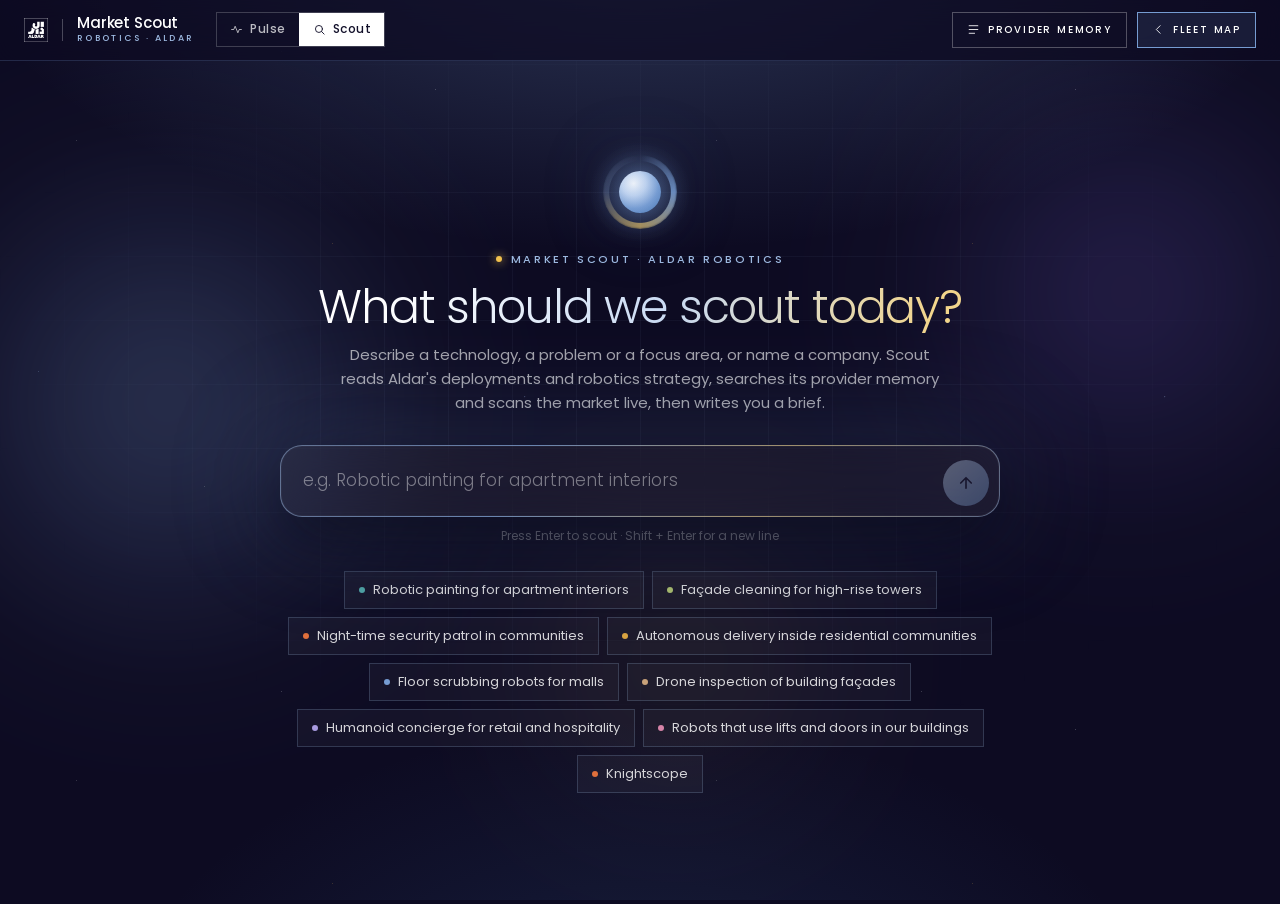
<file: scout.html>
<!DOCTYPE html>
<html lang="en"><head>
<meta charset="utf-8">
<meta name="viewport" content="width=device-width, initial-scale=1, viewport-fit=cover">
<title>Market Scout</title>
<meta name="description" content="Aldar Market Scout: describe a technology, problem or focus area and get a scout brief built from Aldar's deployments, robotics strategy, provider memory and a live market scan.">
<meta name="robots" content="noindex">
<link rel="apple-touch-icon" sizes="180x180" href="/assets/icons/apple-touch-icon.png">
<link rel="icon" type="image/png" sizes="32x32" href="/assets/icons/favicon-32.png">
<link rel="manifest" href="/manifest.webmanifest">
<meta name="apple-mobile-web-app-capable" content="yes">
<meta name="mobile-web-app-capable" content="yes">
<meta name="apple-mobile-web-app-title" content="Aldar Robotics">
<meta name="apple-mobile-web-app-status-bar-style" content="black-translucent">
<meta name="theme-color" content="#0D0B22">
<link rel="stylesheet" href="assets/css/intel-nav.css?v=20261031e">
<link rel="stylesheet" href="assets/css/scout-chat.css?v=20261102f">
</head>
<body data-scout-mode="chat" class="stage-home">

<header class="top" id="top">
  <a class="brand" href="index.html" aria-label="Back to the robotics fleet map">
    <img src="assets/img/aldar-logo.png" alt="Aldar">
    <span class="sep"></span>
    <span><span class="t1">Market Scout</span><span class="t2">Robotics · Aldar</span></span>
  </a>
  <nav class="inav" aria-label="Market Pulse and Market Scout">
    <a href="intel.html"><svg viewBox="0 0 24 24" width="13" height="13" fill="none" stroke="currentColor" stroke-width="1.7" stroke-linecap="round" stroke-linejoin="round"><path d="M3 12h4l2.5-6 5 12 2.5-6h4"/></svg>Pulse</a>
    <a href="scout.html" aria-current="page"><svg viewBox="0 0 24 24" width="13" height="13" fill="none" stroke="currentColor" stroke-width="1.7" stroke-linecap="round"><circle cx="11" cy="11" r="6.5"/><path d="M16 16l4.5 4.5"/></svg>Scout</a>
  </nav>
  <div class="right">
    <a class="btn" href="scout-library.html" title="Every provider Scout has researched"><svg viewBox="0 0 24 24" width="13" height="13" fill="none" stroke="currentColor" stroke-width="1.6" stroke-linecap="round" stroke-linejoin="round"><path d="M4 5h16M4 12h16M4 19h10"/></svg><span class="lbl">Provider memory</span></a>
    <a class="btn primary" href="index.html" title="Back to the fleet map"><svg viewBox="0 0 24 24" width="13" height="13" fill="none" stroke="currentColor" stroke-width="1.6" stroke-linecap="round"><path d="M15 5l-7 7 7 7"/></svg><span class="lbl">Fleet map</span></a>
  </div>
</header>

<div class="sky" aria-hidden="true"><i class="a1"></i><i class="a2"></i><i class="a3"></i><i class="stars"></i><i class="grid"></i></div>

<main id="main">
  <!-- Landing: one question, in the middle of the screen -->
  <section class="home" id="home" aria-labelledby="homeH">
    <div class="orb" aria-hidden="true"><span></span></div>
    <p class="kicker"><span class="dot"></span>Market Scout · Aldar Robotics</p>
    <h1 id="homeH">What should we scout today?</h1>
    <p class="lede">Describe a technology, a problem or a focus area, or name a company. Scout reads Aldar's deployments and robotics strategy, searches its provider memory and scans the market live, then writes you a brief.</p>
    <div class="dock" id="dock">
      <form class="composer" id="composer" autocomplete="off">
        <label class="vh" for="ask">What should we scout?</label>
        <textarea id="ask" rows="1" maxlength="200" placeholder="e.g. Robotic painting for apartment interiors"></textarea>
        <button type="submit" class="send" id="send" aria-label="Scout it" disabled>
          <svg viewBox="0 0 24 24" width="18" height="18" fill="none" stroke="currentColor" stroke-width="2.2" stroke-linecap="round" stroke-linejoin="round"><path d="M12 19V5M5 12l7-7 7 7"/></svg>
        </button>
      </form>
      <p class="hint" id="hint">Press Enter to scout · Shift + Enter for a new line</p>
    </div>
    <div class="ideas" id="ideas" aria-label="Ideas to try"></div>
    <div class="saved" id="savedWrap" hidden>
      <h2>Your saved scouts</h2>
      <div class="savedlist" id="saved"></div>
    </div>
  </section>

  <!-- Working: what Scout is doing -->
  <section class="run" id="run" hidden aria-live="polite">
    <p class="you"><span>You asked</span><b id="runQ"></b></p>
    <div class="think">
      <div class="orb sm" aria-hidden="true"><span></span></div>
      <ol class="steps" id="steps"></ol>
    </div>
  </section>

  <!-- Result: the scout brief -->
  <article class="brief" id="brief" hidden aria-labelledby="bTitle"></article>
</main>

<div class="toast" id="toast" hidden role="status"></div>

<!-- Provider profile drawer (shared with the provider memory page) -->
<div class="ov" id="profile" hidden role="dialog" aria-modal="true" aria-labelledby="pTitle">
  <div class="panel">
    <div class="pbar">
      <button type="button" class="abtn" id="pClose" aria-label="Close profile"><svg viewBox="0 0 24 24" width="13" height="13" fill="none" stroke="currentColor" stroke-width="1.8" stroke-linecap="round"><path d="M15 5l-7 7 7 7"/></svg>Back to brief</button>
      <span class="grow"></span>
      <button type="button" class="abtn" id="pCompare" hidden>Add to compare</button>
      <button type="button" class="abtn" id="pLink">Copy link</button>
      <button type="button" class="abtn" id="pPrint">Print</button>
    </div>
    <div class="pscroll" id="pScroll"><div id="pBody"></div></div>
  </div>
</div>

<script src="data/scout-strategy.js?v=20261102d"></script>
<script src="data/scout-providers.js?v=20261102a"></script>
<script src="data/fleet-data.js"></script>
<script src="data/construction-data.js"></script>
<script src="data/intel-feed.js"></script>
<script src="assets/js/scout.js?v=20261102b"></script>
<script src="assets/js/scout-web.js?v=20261102e"></script>
<script src="assets/js/scout-chat.js?v=20261102k"></script>
</body>
</html>
</file>
<file: assets/css/intel-nav.css>
/* Pulse | Scout switch shared by Pulse (intel.html) and Scout (scout.html). */
.inav{display:flex;align-items:stretch;border:1px solid rgba(255,255,255,0.2);margin-left:6px;flex:none}
.inav a{display:inline-flex;align-items:center;gap:7px;padding:7px 13px;color:rgba(255,255,255,0.72);text-decoration:none;font-size:12px;font-weight:500;letter-spacing:0.04em;white-space:nowrap}
.inav a + a{border-left:1px solid rgba(255,255,255,0.2)}
.inav a:hover{color:#fff;background:rgba(255,255,255,0.06)}
.inav a[aria-current="page"]{background:#fff;color:#12102A}
.inav a[aria-current="page"] svg{stroke:#12102A}
@media (max-width: 760px){
  .brand:has(+ .inav){flex:none}
  .brand:has(+ .inav) > .sep,.brand:has(+ .inav) > span:not(.sep){display:none}
  .inav{margin-left:auto}
  .inav a{padding:7px 10px;font-size:12px}
  .inav + .right{margin-left:0}
}
@media (max-width: 400px){
  .inav a{padding:7px 8px;gap:5px}
  .top .sel select{max-width:100px}
}
@media (max-width: 350px){
  .inav svg{display:none}
  .top .sel select{max-width:92px}
}
@media print{.inav{display:none}}
</file>
<file: assets/css/scout-chat.css>
@font-face{font-family:'Poppins';font-style:normal;font-weight:300;font-display:swap;src:url("../fonts/poppins-300-latin.woff2") format('woff2')}
@font-face{font-family:'Poppins';font-style:normal;font-weight:400;font-display:swap;src:url("../fonts/poppins-400-latin.woff2") format('woff2')}
@font-face{font-family:'Poppins';font-style:normal;font-weight:500;font-display:swap;src:url("../fonts/poppins-500-latin.woff2") format('woff2')}
@font-face{font-family:'Poppins';font-style:normal;font-weight:600;font-display:swap;src:url("../fonts/poppins-600-latin.woff2") format('woff2')}


/* Market Scout chat page. Shares the site's palette (navy, Aldar blue, gold) and Poppins. */
:root{
  --navy:#12102A; --navy-2:#100E28; --night:#0D0B22;
  --accent:#769CD2; --accent-soft:#9DB9E0; --accent-ink:#3F6FAE; --mist:#EAF0F9;
  --ink:#14122B; --ink-2:#3B3B4A; --muted:#6A6A78;
  --paper:#F4F5F8; --card:#FFFFFF; --line:rgba(18,16,42,0.08); --line-2:rgba(18,16,42,0.14);
  --shadow:0 1px 2px rgba(18,16,42,0.05),0 1px 1px rgba(18,16,42,0.03);
  --good:#1F7A4D; --mid:#C08A1E; --low:#B0501E; --track:#E9ECF2; --gold:#F2C14E;
  --glass:rgba(255,255,255,0.055); --glass-line:rgba(157,185,224,0.26);
  --header-h:57px;
}
*{box-sizing:border-box}
html,body{margin:0}
body{background:var(--night);color:#fff;font-family:Poppins,system-ui,sans-serif;font-size:15px;line-height:1.55;-webkit-font-smoothing:antialiased;min-height:100vh}
body.modal-open{overflow:hidden}
a{color:var(--accent-ink)}
button,select,input,textarea{font-family:inherit;font-size:inherit}
:focus-visible{outline:2px solid var(--accent);outline-offset:2px}
.vh{position:absolute;width:1px;height:1px;overflow:hidden;clip:rect(0 0 0 0);white-space:nowrap}
[hidden]{display:none!important}
/* ---------- Header ---------- */
.top{position:sticky;top:0;z-index:30;display:flex;align-items:center;gap:16px;padding:12px 24px;background:var(--navy);border-bottom:1px solid rgba(118,156,210,0.22)}
.brand{display:flex;align-items:center;gap:14px;text-decoration:none;min-width:0}
.brand img{height:24px;width:auto;display:block}
.brand .sep{width:1px;height:22px;background:rgba(255,255,255,0.25)}
.brand .t1{display:block;font-size:15px;font-weight:500;color:#fff;letter-spacing:-0.01em;line-height:1.2;white-space:nowrap}
.brand .t2{display:block;font-size:9px;font-weight:500;letter-spacing:0.26em;text-transform:uppercase;color:var(--accent-soft)}
.top .right{margin-left:auto;display:flex;align-items:center;gap:10px}
.btn{display:inline-flex;align-items:center;gap:8px;padding:9px 14px;border:1px solid rgba(255,255,255,0.28);background:transparent;color:#fff;font-size:10px;font-weight:500;letter-spacing:0.18em;text-transform:uppercase;text-decoration:none;white-space:nowrap;cursor:pointer}
.btn:hover{border-color:var(--accent);color:var(--accent-soft)}
.btn.primary{border-color:var(--accent);background:rgba(118,156,210,0.12)}
.btn.primary:hover{background:var(--accent);color:var(--navy)}


.top{background:rgba(13,11,34,0.72);backdrop-filter:blur(14px);-webkit-backdrop-filter:blur(14px)}
.cat{display:inline-flex;align-items:center;gap:6px;font-size:11.5px;font-weight:600;color:var(--ci);background:color-mix(in srgb,var(--c) 14%,#fff);padding:2px 8px;white-space:nowrap}
.cat i{width:7px;height:7px;border-radius:50%;background:var(--c)}
.flag{font-size:11.5px;font-weight:600;padding:2px 8px;white-space:nowrap}
.f-ours{background:#E3F3EA;color:var(--good)}
.f-uae{background:#FFF3D6;color:#8A6416}
.f-raise{background:#EEEAF9;color:#5B4A9E}
.f-ko{background:#FBE9E1;color:var(--low)}
.ring .ring-n{font-size:14px;font-weight:600;fill:var(--ink);font-family:Poppins,sans-serif}
.vp{font-size:11.5px;font-weight:600;padding:2px 8px;white-space:nowrap;display:inline-block}
.v-short{background:#E3F3EA;color:var(--good)}
.v-watch{background:#FFF3D6;color:#8A6416}
.v-pass{background:#EFEFEC;color:#55555F}
.v-knock{background:#FBE9E1;color:var(--low)}
.abtn{display:inline-flex;align-items:center;gap:6px;border:1px solid var(--line-2);background:#fff;color:var(--ink);padding:7px 11px;font-size:12.5px;font-weight:500;cursor:pointer}
.abtn:hover{border-color:var(--accent-ink);color:var(--accent-ink)}
.lnk{border:0;background:none;padding:0;color:var(--accent-ink);font-weight:500;cursor:pointer;text-align:left;font-size:inherit}
.lnk:hover{text-decoration:underline}
.note{font-size:12.5px;color:var(--muted);margin:10px 2px 0}
.dots{display:inline-flex;gap:3px;vertical-align:middle}
.dots i{width:9px;height:9px;background:var(--track)}
.dots i.on{background:var(--accent-ink)}
.toast{position:fixed;left:50%;top:76px;transform:translateX(-50%);z-index:80;background:var(--navy);color:#fff;padding:8px 14px;font-size:13px}
.hq{font-size:12px;font-weight:400;color:var(--muted)}

/* ---------- Sky: slow aurora, stars and a faint grid ---------- */
.sky{position:fixed;inset:0;z-index:0;overflow:hidden;pointer-events:none;background:
  radial-gradient(1100px 520px at 50% -8%,rgba(118,156,210,.30),transparent 62%),
  radial-gradient(900px 600px at 50% 120%,rgba(63,111,174,.22),transparent 60%),var(--night)}
.sky i{position:absolute;display:block}
.sky .a1,.sky .a2,.sky .a3{border-radius:50%;filter:blur(70px);opacity:.55;mix-blend-mode:screen}
.sky .a1{width:46vw;height:46vw;left:-10vw;top:12vh;background:radial-gradient(circle,rgba(118,156,210,.55),transparent 65%);animation:drift1 26s ease-in-out infinite alternate}
.sky .a2{width:40vw;height:40vw;right:-8vw;top:4vh;background:radial-gradient(circle,rgba(120,98,214,.45),transparent 65%);animation:drift2 32s ease-in-out infinite alternate}
.sky .a3{width:30vw;height:30vw;left:38vw;top:52vh;background:radial-gradient(circle,rgba(242,193,78,.16),transparent 65%);animation:drift3 38s ease-in-out infinite alternate}
.sky .stars{inset:0;background-image:radial-gradient(1px 1px at 12% 22%,rgba(255,255,255,.55),transparent 60%),radial-gradient(1px 1px at 68% 14%,rgba(255,255,255,.45),transparent 60%),radial-gradient(1.4px 1.4px at 82% 62%,rgba(157,185,224,.6),transparent 60%),radial-gradient(1px 1px at 32% 76%,rgba(255,255,255,.35),transparent 60%),radial-gradient(1.2px 1.2px at 52% 38%,rgba(242,193,78,.45),transparent 60%),radial-gradient(1px 1px at 90% 30%,rgba(255,255,255,.4),transparent 60%),radial-gradient(1px 1px at 6% 58%,rgba(157,185,224,.5),transparent 60%),radial-gradient(1px 1px at 44% 8%,rgba(255,255,255,.4),transparent 60%);background-size:640px 640px;animation:twinkle 9s ease-in-out infinite alternate}
.sky .grid{inset:0;background-image:linear-gradient(rgba(157,185,224,.05) 1px,transparent 1px),linear-gradient(90deg,rgba(157,185,224,.05) 1px,transparent 1px);background-size:64px 64px;mask-image:radial-gradient(ellipse 70% 60% at 50% 40%,#000 30%,transparent 75%);-webkit-mask-image:radial-gradient(ellipse 70% 60% at 50% 40%,#000 30%,transparent 75%)}
@keyframes drift1{to{transform:translate(12vw,8vh) scale(1.15)}}
@keyframes drift2{to{transform:translate(-10vw,14vh) scale(.9)}}
@keyframes drift3{to{transform:translate(-14vw,-10vh) scale(1.2)}}
@keyframes twinkle{from{opacity:.55}to{opacity:1}}
@media (prefers-reduced-motion: reduce){.sky i,.orb span,.orb::before,.orb::after,.steps li.on .ic{animation:none!important}}

main{position:relative;z-index:1}

/* ---------- Landing ---------- */
.home{min-height:calc(100vh - var(--header-h));min-height:calc(100dvh - var(--header-h));display:flex;flex-direction:column;align-items:center;justify-content:center;text-align:center;padding:48px 20px 64px;max-width:860px;margin:0 auto}
.orb{position:relative;width:74px;height:74px;margin-bottom:22px}
.orb::before,.orb::after,.orb span{content:"";position:absolute;inset:0;border-radius:50%}
.orb::before{background:conic-gradient(from 0deg,rgba(118,156,210,0),rgba(118,156,210,.85),rgba(242,193,78,.7),rgba(157,185,224,.2),rgba(118,156,210,0));filter:blur(1px);animation:spin 7s linear infinite;-webkit-mask:radial-gradient(circle,transparent 58%,#000 60%);mask:radial-gradient(circle,transparent 58%,#000 60%)}
.orb span{inset:16px;background:radial-gradient(circle at 35% 30%,#fff,#C9DAF3 30%,#769CD2 62%,#3F6FAE 100%);box-shadow:0 0 34px rgba(118,156,210,.75),0 0 80px rgba(118,156,210,.35);animation:breathe 4.5s ease-in-out infinite}
.orb::after{inset:-18px;background:radial-gradient(circle,rgba(118,156,210,.18),transparent 65%)}
.orb.sm{width:44px;height:44px;margin:0;flex:none}
.orb.sm span{inset:10px}
@keyframes spin{to{transform:rotate(360deg)}}
@keyframes breathe{0%,100%{transform:scale(.92);opacity:.9}50%{transform:scale(1.04);opacity:1}}
.kicker{display:inline-flex;align-items:center;gap:9px;margin:0;font-size:11px;font-weight:500;letter-spacing:.24em;text-transform:uppercase;color:var(--accent-soft)}
.kicker .dot{width:6px;height:6px;border-radius:50%;background:var(--gold);box-shadow:0 0 10px var(--gold)}
.home h1{margin:14px 0 10px;font-size:46px;font-weight:300;letter-spacing:-0.025em;line-height:1.12;background:linear-gradient(100deg,#FFFFFF 10%,#C9DAF3 55%,#F2D58C 95%);-webkit-background-clip:text;background-clip:text;color:transparent;text-wrap:balance}
.lede{margin:0 0 30px;font-size:15px;line-height:1.6;color:rgba(255,255,255,.62);max-width:600px;text-wrap:pretty}

/* ---------- Composer (the chat bubble) ---------- */
.dock{width:100%;max-width:720px}
.composer{position:relative;display:flex;align-items:flex-end;gap:10px;padding:10px 10px 10px 22px;background:var(--glass);border:1px solid var(--glass-line);border-radius:22px;box-shadow:0 0 0 1px rgba(255,255,255,.02) inset,0 24px 60px rgba(4,3,18,.55),0 0 90px rgba(118,156,210,.16);backdrop-filter:blur(18px);-webkit-backdrop-filter:blur(18px);transition:border-color .25s,box-shadow .25s}
.composer::before{content:"";position:absolute;inset:-1px;border-radius:23px;padding:1px;background:linear-gradient(120deg,rgba(118,156,210,.0),rgba(118,156,210,.55),rgba(242,193,78,.45),rgba(118,156,210,0));-webkit-mask:linear-gradient(#000 0 0) content-box,linear-gradient(#000 0 0);-webkit-mask-composite:xor;mask-composite:exclude;opacity:.35;transition:opacity .25s;pointer-events:none}
.composer:focus-within{border-color:rgba(157,185,224,.5);box-shadow:0 0 0 1px rgba(255,255,255,.03) inset,0 24px 60px rgba(4,3,18,.55),0 0 120px rgba(118,156,210,.28)}
.composer:focus-within::before{opacity:1}
.composer textarea{flex:1;min-width:0;border:0;outline:0;background:transparent;color:#fff;font-size:17px;line-height:1.5;resize:none;padding:12px 0;max-height:160px;font-weight:300}
.composer textarea::placeholder{color:rgba(255,255,255,.42)}
.send{flex:none;width:46px;height:46px;border-radius:50%;border:0;cursor:pointer;display:grid;place-items:center;color:var(--navy);background:linear-gradient(140deg,#C9DAF3,#769CD2);box-shadow:0 6px 22px rgba(118,156,210,.45);transition:transform .15s,box-shadow .2s,opacity .2s}
.send:hover:not(:disabled){transform:translateY(-1px);box-shadow:0 8px 28px rgba(242,193,78,.4)}
.send:disabled{opacity:.35;cursor:default;box-shadow:none}
.hint{margin:10px 0 0;font-size:12px;color:rgba(255,255,255,.38)}
.ideas{display:flex;flex-wrap:wrap;justify-content:center;gap:8px;margin-top:26px;max-width:760px}
.idea{border:1px solid rgba(157,185,224,.22);background:rgba(255,255,255,.035);color:rgba(255,255,255,.82);padding:8px 14px;font-size:13px;cursor:pointer;transition:border-color .2s,background .2s,color .2s;display:inline-flex;align-items:center;gap:8px}
.idea:hover{border-color:rgba(242,193,78,.6);background:rgba(242,193,78,.07);color:#fff}
.idea i{width:6px;height:6px;border-radius:50%;background:var(--c,#769CD2);flex:none}
.saved{margin-top:40px;width:100%;max-width:760px;text-align:left}
.saved h2{margin:0 0 10px;font-size:11px;font-weight:500;letter-spacing:.2em;text-transform:uppercase;color:rgba(255,255,255,.45)}
.savedlist{display:grid;grid-template-columns:repeat(2,minmax(0,1fr));gap:8px}
.svd{display:flex;align-items:center;gap:10px;border:1px solid rgba(157,185,224,.18);background:rgba(255,255,255,.04);padding:10px 12px;color:#fff;cursor:pointer;text-align:left;width:100%}
.svd:hover{border-color:rgba(157,185,224,.45)}
.svd b{flex:1;min-width:0;font-weight:500;font-size:14px;white-space:nowrap;overflow:hidden;text-overflow:ellipsis}
.svd small{font-size:11.5px;color:rgba(255,255,255,.45);white-space:nowrap}
.svd .rm{border:0;background:none;color:rgba(255,255,255,.4);font-size:16px;cursor:pointer;padding:0 2px}
.svd .rm:hover{color:#fff}

/* ---------- Working ---------- */
.run{max-width:760px;margin:0 auto;padding:64px 20px 120px}
.you{display:flex;flex-direction:column;align-items:flex-end;gap:6px;margin:0 0 30px}
.you span{font-size:11px;letter-spacing:.2em;text-transform:uppercase;color:rgba(255,255,255,.4)}
.you b{font-weight:400;font-size:17px;background:rgba(118,156,210,.16);border:1px solid rgba(157,185,224,.28);padding:12px 18px;border-radius:18px 18px 4px 18px;max-width:90%}
.think{display:flex;gap:16px;align-items:flex-start}
.steps{list-style:none;margin:6px 0 0;padding:0;display:flex;flex-direction:column;gap:14px}
.steps li{display:flex;align-items:center;gap:12px;font-size:14.5px;color:rgba(255,255,255,.4);transition:color .3s}
.steps li .ic{width:18px;height:18px;border-radius:50%;border:1.5px solid rgba(255,255,255,.22);flex:none;display:grid;place-items:center;font-size:11px}
.steps li.on{color:#fff}
.steps li.on .ic{border-color:var(--accent);border-top-color:transparent;animation:spin 0.9s linear infinite}
.steps li.ok{color:rgba(255,255,255,.78)}
.steps li.ok .ic{border-color:var(--good);background:var(--good);color:#fff}
.steps li.ok .ic::after{content:"✓"}
.steps li.warn .ic{border-color:var(--mid);background:var(--mid);color:#fff}
.steps li.warn .ic::after{content:"!"}
.steps li{align-items:flex-start}
.steps li .ic{margin-top:2px}
.steps li .tx{display:flex;flex-direction:column;gap:2px}
.steps li .tx > span{display:inline}
.steps li small{color:rgba(255,255,255,.5);font-size:12.5px;display:block}
.steps li .doing{font-style:normal;font-size:13px;color:var(--accent-soft);animation:fadein .4s ease}
@keyframes fadein{from{opacity:0;transform:translateY(-2px)}to{opacity:1;transform:none}}
.asel{position:relative;padding-right:24px;cursor:pointer}
.asel select{appearance:none;-webkit-appearance:none;border:0;background:transparent;color:#fff;font:inherit;font-weight:600;padding:0 0 0 6px;cursor:pointer;max-width:340px;text-overflow:ellipsis}
.asel select option,.asel select optgroup{color:#14122B;background:#fff}
.asel svg{position:absolute;right:8px;top:50%;transform:translateY(-50%);pointer-events:none;color:var(--accent-soft)}
.asel:hover{border-color:var(--gold)}

/* ---------- Brief ---------- */
.stage-brief .home{display:none}
.stage-brief .dock{position:fixed;z-index:20;left:50%;bottom:18px;transform:translateX(-50%);width:min(720px,calc(100% - 32px));animation:rise .45s ease}
.stage-brief .composer{background:rgba(18,16,42,.82);padding:6px 6px 6px 18px}
.stage-brief .composer textarea{font-size:15px;padding:9px 0}
.stage-brief .send{width:40px;height:40px}
.stage-brief .hint{display:none}
@keyframes rise{from{opacity:0;transform:translate(-50%,24px)}to{opacity:1;transform:translate(-50%,0)}}
.brief{animation:fadeup .5s ease}
@keyframes fadeup{from{opacity:0;transform:translateY(16px)}to{opacity:1;transform:none}}
.bhead{max-width:1120px;margin:0 auto;padding:40px 24px 30px;display:grid;grid-template-columns:minmax(0,1fr) auto;gap:20px 32px;align-items:end}
.beyebrow{display:flex;align-items:center;gap:10px;flex-wrap:wrap;font-size:11px;letter-spacing:.2em;text-transform:uppercase;color:var(--accent-soft)}
.beyebrow .dot{width:6px;height:6px;border-radius:50%;background:var(--gold);box-shadow:0 0 10px var(--gold)}
.bhead h1{margin:12px 0 10px;font-size:36px;font-weight:300;letter-spacing:-0.02em;line-height:1.15;color:#fff;text-wrap:balance}
.bhead h1 q{quotes:"“" "”"}
.btags{display:flex;gap:8px;flex-wrap:wrap}
.btag{display:inline-flex;align-items:center;gap:7px;font-size:12px;font-weight:500;padding:4px 10px;border:1px solid rgba(157,185,224,.3);color:rgba(255,255,255,.85);background:rgba(255,255,255,.04)}
.btag i{width:7px;height:7px;border-radius:50%;background:var(--c,#769CD2)}
.btag.pri{border-color:rgba(242,193,78,.55);color:#F7DC95}
.bacts{display:flex;gap:8px;flex-wrap:wrap;justify-content:flex-end}
.bact{display:inline-flex;align-items:center;gap:8px;padding:9px 13px;border:1px solid rgba(255,255,255,0.26);background:rgba(255,255,255,.04);color:#fff;font-size:10px;font-weight:500;letter-spacing:0.16em;text-transform:uppercase;cursor:pointer;white-space:nowrap}
.bact:hover{border-color:var(--accent);color:var(--accent-soft)}
.bact[aria-pressed="true"]{border-color:var(--gold);color:#F7DC95}
.bact.primary{border-color:var(--accent);background:rgba(118,156,210,.16)}
.paper{background:var(--paper);color:var(--ink);border-top:1px solid rgba(157,185,224,.25);position:relative}
.paper::before{content:"";position:absolute;left:0;right:0;top:-1px;height:1px;background:linear-gradient(90deg,transparent,rgba(242,193,78,.7),rgba(118,156,210,.7),transparent)}
.bbody{max-width:1120px;margin:0 auto;padding:26px 24px 140px;display:grid;grid-template-columns:repeat(12,minmax(0,1fr));gap:16px}
.bcard{background:var(--card);border:1px solid var(--line);box-shadow:var(--shadow);padding:18px 20px;grid-column:span 12;min-width:0}
.bcard.half{grid-column:span 6}
.bcard h2{margin:0 0 4px;font-size:12px;font-weight:600;letter-spacing:.12em;text-transform:uppercase;color:var(--muted);display:flex;align-items:center;gap:8px}
.bcard h2 .n{font-size:11px;background:var(--navy);color:#fff;padding:0 7px;border-radius:9px;letter-spacing:0;line-height:18px}
.bcard .sub{margin:0 0 12px;font-size:13px;color:var(--muted)}
.read{display:grid;grid-template-columns:minmax(0,1.45fr) minmax(0,1fr);gap:22px;align-items:start}
.read .txt p{margin:0 0 10px;font-size:15px;line-height:1.65;color:var(--ink-2)}
.read .txt p b{color:var(--ink)}
.read .txt p:first-child{font-size:16.5px;color:var(--ink)}
.tiles{display:grid;grid-template-columns:repeat(2,minmax(0,1fr));gap:8px}
.tile{background:#F8F9FB;border:1px solid var(--line);padding:12px 14px;display:flex;flex-direction:column;gap:2px}
.tile b{font-size:28px;font-weight:300;line-height:1;letter-spacing:-0.02em;font-variant-numeric:tabular-nums}
.tile span{font-size:12px;color:var(--muted)}
.tile.gold b{color:#A87B12}
.deps{list-style:none;margin:0;padding:0}
.deps li{display:grid;grid-template-columns:auto minmax(0,1fr);gap:2px 10px;padding:10px 0;border-top:1px solid var(--line)}
.deps li:first-child{border-top:0;padding-top:4px}
.deps .st{grid-row:span 2;align-self:start;margin-top:2px}
.deps b{font-size:14px}
.deps small{font-size:12.5px;color:var(--muted);line-height:1.45}
.st{font-size:11px;font-weight:600;padding:1px 7px;white-space:nowrap}
.st-deployed{background:#E3F3EA;color:var(--good)}.st-pilot{background:#FFF3D6;color:#8A6416}.st-planned{background:#EEF3FB;color:var(--accent-ink)}
.vend{display:flex;flex-wrap:wrap;gap:6px;margin:4px 0 12px}
.vend span{font-size:12px;border:1px solid var(--line-2);padding:3px 8px;background:#fff}
.strat p{margin:0 0 10px;font-size:14px;color:var(--ink-2)}
.strat .pill{display:inline-block;font-size:11.5px;font-weight:600;padding:2px 8px;margin-right:6px}
.pri-yes{background:#FFF3D6;color:#8A6416}.pri-no{background:#EFEFEC;color:#55555F}
.good{list-style:none;margin:8px 0 0;padding:0}
.good li{display:grid;grid-template-columns:120px minmax(0,1fr);gap:10px;padding:7px 0;border-top:1px solid var(--line);font-size:13px;color:var(--ink-2)}
.good li b{font-weight:600;color:var(--ink);font-size:12.5px}
.good li b small{display:block;font-weight:400;color:var(--muted);font-size:11.5px}
.empty{padding:16px;border:1px dashed var(--line-2);color:var(--muted);font-size:13.5px;background:#FBFBFC}
.pgrid2{display:grid;grid-template-columns:repeat(2,minmax(0,1fr));gap:10px}
.pc{position:relative;display:grid;grid-template-columns:auto minmax(0,1fr) auto;gap:4px 14px;align-items:start;border:1px solid var(--line);padding:14px 16px;background:#fff;cursor:pointer;text-align:left;font:inherit;color:inherit;transition:box-shadow .2s,border-color .2s}
.pc:hover{box-shadow:0 12px 28px rgba(18,16,42,.09);border-color:rgba(63,111,174,.35)}
.pc.ko{opacity:.55}
.pc .rk{font-size:22px;font-weight:300;color:var(--muted);line-height:1;padding-top:4px;font-variant-numeric:tabular-nums}
.pc .nm{display:flex;flex-direction:column;gap:3px;min-width:0}
.pc .nm b{font-size:15.5px;font-weight:600;letter-spacing:-0.01em}
.pc .nm .meta{font-size:12px;color:var(--muted)}
.pc .fitc{display:flex;flex-direction:column;align-items:center;gap:4px}
.pc .why{grid-column:2 / -1;font-size:13px;color:var(--ink-2);line-height:1.5;margin-top:4px}
.pc .why b{font-weight:600;color:var(--good)}
.pc .why b.w{color:var(--low)}
.pc .tags{grid-column:2 / -1;display:flex;gap:6px;flex-wrap:wrap;margin-top:4px}
.mini{width:100%;height:auto;display:block}
.mini .q{stroke:none}
.mini .tick{font-size:10px;fill:#6A6A78;font-family:Poppins,sans-serif}
.mini .dl{font-size:10.5px;fill:#14122B;font-family:Poppins,sans-serif;paint-order:stroke;stroke:#fff;stroke-width:3px}
.mini .qlab{font-size:9.5px;font-weight:600;fill:#8A8A96;letter-spacing:.06em;font-family:Poppins,sans-serif}
.mini g{cursor:pointer}
.newco{list-style:none;margin:0;padding:0;display:grid;grid-template-columns:1fr;gap:8px}
.newco li{display:flex;justify-content:space-between;gap:10px;padding:10px 12px;border:1px solid var(--line);background:#fff}
.newco .cn{display:flex;flex-direction:column;gap:2px;min-width:0}
.newco .cn b{font-size:14.5px}
.newco .cn small{font-size:12px;color:var(--muted)}
.newco .cn a{font-size:12.5px;color:var(--ink-2);text-decoration:none;display:-webkit-box;-webkit-line-clamp:2;-webkit-box-orient:vertical;overflow:hidden}
.newco .cn a:hover{color:var(--accent-ink);text-decoration:underline}
.newco .act{display:flex;flex-direction:row;align-items:flex-start;gap:6px;flex:none}
.newco .act .abtn{justify-content:center;text-decoration:none;font-size:12px;padding:6px 10px;white-space:nowrap}
.newco .act .abtn[aria-pressed="true"]{background:#E3F3EA;border-color:var(--good);color:var(--good)}
.digs{display:flex;flex-wrap:wrap;gap:6px 12px;font-size:12.5px;margin-top:12px;color:var(--muted)}
.digs a{color:var(--accent-ink);font-weight:500;text-decoration:none;border-bottom:1px solid rgba(63,111,174,.3)}
.todo{display:flex;align-items:center;gap:10px;flex-wrap:wrap;margin-top:12px;padding:10px 12px;background:#F1F8F4;border:1px solid rgba(31,122,77,.25);font-size:13px}
.todo b{color:var(--good)}
.todo .grow{flex:1}
.sig{list-style:none;margin:0;padding:0}
.sig li{display:flex;flex-direction:column;padding:8px 0;border-top:1px solid var(--line)}
.sig li:first-child{border-top:0;padding-top:2px}
.sig a{font-size:13.5px;font-weight:500;color:var(--ink);text-decoration:none;line-height:1.45}
.sig a:hover{color:var(--accent-ink);text-decoration:underline}
.sig small{font-size:12px;color:var(--muted)}
.sig .tagp{font-size:10.5px;font-weight:600;color:var(--accent-ink);background:var(--mist);padding:1px 6px;margin-right:6px;letter-spacing:.04em}
.next{list-style:none;margin:0;padding:0;counter-reset:n}
.next li{counter-increment:n;display:grid;grid-template-columns:28px minmax(0,1fr);gap:6px;padding:10px 0;border-top:1px solid var(--line);font-size:14px;color:var(--ink-2)}
.next li:first-child{border-top:0}
.next li::before{content:counter(n);font-size:20px;font-weight:300;color:var(--accent-ink);line-height:1.1}
.method{grid-column:span 12;font-size:12px;color:var(--muted);line-height:1.6;padding:4px 2px}
.method b{color:var(--ink-2)}
.webwait{display:flex;align-items:center;gap:10px;font-size:13px;color:var(--muted)}
.toast{position:fixed;left:50%;top:76px;transform:translateX(-50%);z-index:80;background:var(--navy);color:#fff;padding:9px 16px;font-size:13px;border:1px solid rgba(157,185,224,.35);box-shadow:0 10px 30px rgba(0,0,0,.3)}


/* ---------- Provider brief ---------- */
.bhead h1 .bsub{display:block;margin-top:6px;font-size:14px;font-weight:400;letter-spacing:0;color:rgba(255,255,255,.6)}
.cand{display:flex;flex-direction:column;gap:10px}
.cring{display:flex;align-items:center;gap:14px;padding:4px 2px 6px}
.cring .ring-n{font-size:24px}
.cring small{display:block;font-size:12px;color:var(--muted);margin-top:4px}
.rbtn{display:inline-flex;align-items:center;justify-content:center;gap:8px;padding:9px 14px;border:1px solid var(--line-2);background:#fff;color:var(--ink);font-size:13px;font-weight:500;cursor:pointer;text-decoration:none;white-space:nowrap}
.rbtn:hover{border-color:var(--accent-ink);color:var(--accent-ink)}
.rbtn.primary{background:var(--navy);border-color:var(--navy);color:#fff}
.rbtn.primary:hover{background:#26234F;color:#fff}
.rbtn.wide{width:100%}
.rbtn[aria-pressed="true"]{background:#E3F3EA;border-color:var(--good);color:var(--good)}
.contact .cdl{display:grid;grid-template-columns:110px minmax(0,1fr);gap:7px 14px;margin:0 0 12px;font-size:14px}
.contact .cdl dt{color:var(--muted);font-size:12.5px;padding-top:1px}
.contact .cdl dd{margin:0;color:var(--ink);overflow-wrap:anywhere}
.contact a{color:var(--accent-ink)}
.regional{border-top:1px solid var(--line);padding-top:10px;margin-top:4px}
.regional h3{margin:0 0 6px;font-size:11.5px;letter-spacing:.1em;text-transform:uppercase;color:var(--muted);font-weight:600}
.regional p{margin:0;font-size:13.5px;color:var(--ink-2)}
.rg{display:flex;flex-direction:column;padding:6px 0}
.rg b{font-size:14px}
.rg small{font-size:12px;color:var(--muted)}
.rg .rgl{font-size:13px}
.reach{display:flex;flex-wrap:wrap;gap:8px;margin-top:14px}
.cmpx{width:100%;border-collapse:collapse;font-size:12.5px;min-width:760px}
.cmpx th,.cmpx td{padding:8px 7px;border-bottom:1px solid var(--line);text-align:left;vertical-align:middle;white-space:nowrap}
.cmpx .dots i{width:6px;height:6px}
.cmpx .dots{gap:2px}
.cmpx td:nth-child(4),.cmpx td:nth-child(5),.cmpx td:last-child{white-space:normal;min-width:84px}
.cmpx th{font-size:11.5px;font-weight:500;color:var(--muted);background:#F8F9FB}
.cmpx th.pl{text-align:center}
.cmpx td.num{text-align:center}
.cmpx tr.me td{background:#FFF8E6}
.cmpx .you{display:block;width:max-content;font-size:10px;font-weight:600;color:#8A6416;background:#FFF0C7;padding:0 6px;margin-top:2px}
.cmpx .lnk{font-weight:600}
.tscroll{overflow-x:auto}

/* ---------- Profile drawer (same as provider memory) ---------- */
.ov,.panel{color:var(--ink)}
/* ---------- Profile ---------- */
.ov{position:fixed;inset:0;z-index:60;background:rgba(18,16,42,.45);display:flex;justify-content:flex-end}
.panel{background:var(--paper);width:min(880px,100%);height:100%;display:flex;flex-direction:column;box-shadow:-10px 0 40px rgba(18,16,42,.25)}
.pbar{display:flex;align-items:center;gap:8px;padding:10px 16px;background:#fff;border-bottom:1px solid var(--line)}
.pbar .grow{flex:1}
.pbar .abtn{white-space:nowrap}
.pscroll{overflow:auto;padding:22px 24px 40px;flex:1}
.ph{display:flex;gap:20px;justify-content:space-between;align-items:flex-start}
.ph h2{margin:6px 0 2px;font-size:26px;font-weight:600;letter-spacing:-0.015em}
.ph-cats{display:flex;gap:6px;flex-wrap:wrap}
.ph-sub{margin:0;font-size:13px;color:var(--muted)}
.ph-what{margin:10px 0 0;font-size:15px;color:var(--ink-2);max-width:560px}
.ph-r{display:flex;align-items:center;gap:12px;flex:none}
.ph-r small{display:block;font-size:11.5px;color:var(--muted);margin-top:4px}
.ph-r .ring-n{font-size:20px}
.kobox{margin:16px 0 0;padding:10px 14px;background:#FBE9E1;color:#7A3412;font-size:13.5px;border-left:3px solid var(--low)}
.kobox.soft{background:#FFF6E0;color:#6B5212;border-left-color:var(--mid)}
.pgrid{display:grid;grid-template-columns:minmax(0,1.25fr) minmax(0,1fr);gap:16px;margin-top:16px}
.pgrid > div{display:flex;flex-direction:column;gap:16px;min-width:0}
.ps{background:#fff;border:1px solid var(--line);padding:14px 16px}
.ps h3{margin:0 0 8px;font-size:12px;font-weight:600;letter-spacing:.08em;text-transform:uppercase;color:var(--muted)}
.ps p{margin:6px 0;font-size:14px;color:var(--ink-2)}
.ps ul,.ps ol{margin:4px 0;padding-left:18px;font-size:14px;color:var(--ink-2)}
.ps li{margin:4px 0}
.muted{color:var(--muted)!important}
.pills{display:flex;flex-direction:column}
.pill{padding:9px 0;border-top:1px solid var(--line)}
.pill:first-child{border-top:0;padding-top:0}
.pill .pl{display:flex;justify-content:space-between;align-items:baseline;gap:8px}
.pill .pl b{font-size:14px}
.pill .pl small{font-size:11.5px;color:var(--muted)}
.pill .pb{display:flex;align-items:center;gap:10px;margin:4px 0 2px}
.pill .pb b{font-size:13px;font-variant-numeric:tabular-nums;width:30px}
.bar5{flex:1;height:7px;background:var(--track);position:relative}
.bar5 i{position:absolute;inset:0 auto 0 0;background:var(--accent-ink)}
.pill p{margin:2px 0 0;font-size:13px;color:var(--muted)}
.stages{list-style:none;display:grid;grid-template-columns:repeat(5,1fr);gap:4px;padding:0!important;margin:2px 0 8px!important}
.stages li{margin:0!important;padding:6px 4px;background:var(--track);text-align:center;font-size:11px;color:var(--muted);display:flex;flex-direction:column;line-height:1.25}
.stages li b{font-size:14px}
.stages li.past{background:#D9E3F2;color:var(--accent-ink)}
.stages li.on{background:var(--navy);color:#fff}
.specs{display:grid;grid-template-columns:auto 1fr;gap:6px 14px;margin:0;font-size:13.5px}
.specs dt{color:var(--muted)}
.specs dd{margin:0;color:var(--ink-2)}
.ours{list-style:none;padding:0!important}
.ours li{padding:8px 0;border-top:1px solid var(--line);display:flex;flex-wrap:wrap;gap:4px 8px;align-items:baseline}
.ours li:first-child{border-top:0;padding-top:0}
.ours small{display:block;width:100%;font-size:12.5px;color:var(--muted)}
.st{font-size:11px;font-weight:600;padding:1px 7px}
.st-deployed{background:#E3F3EA;color:var(--good)}.st-pilot{background:#FFF3D6;color:#8A6416}.st-planned{background:#EEF3FB;color:var(--accent-ink)}
.alts,.news{list-style:none;padding:0!important}
.alts li,.news li{display:flex;flex-direction:column;padding:6px 0;border-top:1px solid var(--line)}
.alts li:first-child,.news li:first-child{border-top:0}
.alts small,.news small{font-size:12px;color:var(--muted)}
.news a{text-decoration:none;font-weight:500;line-height:1.4}
.news a:hover{text-decoration:underline}
.srcs{font-size:13px!important}
.srcs small{color:var(--muted)}
.pscroll .ps:last-child{margin-top:16px}



.panel .abtn{color:var(--ink)}
.mx .dot{cursor:pointer}

/* ---------- Responsive ---------- */
@media (max-width: 980px){
  .bcard.half{grid-column:span 12}
  .read{grid-template-columns:1fr}
  .bhead{grid-template-columns:1fr}
  .bacts{justify-content:flex-start}
}
@media (max-width: 860px){
  .pgrid{grid-template-columns:1fr}
}
@media (max-width: 760px){
  :root{--header-h:53px}
  .top{padding:10px 16px;gap:10px}
  .brand .t2{display:none}
  .top .btn .lbl{display:none}
  .home{padding:28px 16px 40px;justify-content:flex-start;padding-top:9vh}
  .home h1{font-size:31px}
  .lede{font-size:14px;margin-bottom:22px}
  .orb{width:60px;height:60px;margin-bottom:16px}
  .composer{padding:8px 8px 8px 16px;border-radius:18px}
  .composer textarea{font-size:16px}
  .ideas{flex-wrap:nowrap;overflow-x:auto;justify-content:flex-start;width:calc(100% + 32px);margin:22px -16px 0;padding:0 16px;scrollbar-width:none}
  .ideas::-webkit-scrollbar{display:none}
  .idea{flex:none}
  .savedlist{grid-template-columns:1fr}
  .run{padding:36px 16px 120px}
  .bhead{padding:26px 16px 22px}
  .bhead h1{font-size:26px}
  .bact .lbl{display:none}
  .bact{padding:9px 11px}
  .asel select{max-width:220px}
  .bbody{padding:16px 12px 130px;gap:12px}
  .bcard{padding:16px}
  .pgrid2,.newco{grid-template-columns:1fr}
  .newco li{flex-direction:column}
  .newco .act{flex-direction:row}
  .tiles{grid-template-columns:repeat(2,minmax(0,1fr))}
  .good li{grid-template-columns:1fr}
  .contact .cdl{grid-template-columns:1fr;gap:2px}
  .contact .cdl dd{margin-bottom:8px}
  .reach .rbtn{flex:1 1 100%}
  .pc{grid-template-columns:auto minmax(0,1fr) auto;padding:12px}
  .stage-brief .dock{bottom:10px;width:calc(100% - 20px)}
  .ph{flex-direction:column;gap:12px}
  .ph h2{font-size:22px}
  .pscroll{padding:16px 16px 40px}
  .pbar{padding:8px 10px;gap:6px}
  .pbar .abtn{padding:7px 9px;font-size:12px}
  #pPrint{display:none}
}

/* ---------- Print: the brief as a clean document ---------- */
@media print{
  .asel svg{display:none}
  .asel select{color:#000}
  body{background:#fff;color:#000}
  .top,.sky,.dock,.bacts,.toast,.home,.run,.newco .act,.todo,#profile,.reach,.rbtn{display:none!important}
  body.print-profile > *:not(#profile){display:none!important}
  body.print-profile #profile{display:block!important;position:static}
  body.print-profile .ov{position:static;background:#fff;display:block}
  body.print-profile .panel{width:100%;height:auto;box-shadow:none}
  body.print-profile .pscroll{overflow:visible}
  body.print-profile .pbar{display:none}
  .bhead{padding:0 0 12px;color:#000}
  .bhead h1{color:#000;font-size:26px}
  .beyebrow{color:#3F6FAE}
  .btag{color:#14122B;border-color:#ccc}
  .paper{background:#fff;border:0}
  .paper::before{display:none}
  .bbody{padding:0}
  .bcard{box-shadow:none;break-inside:avoid;border-color:#ddd}
  .pc{break-inside:avoid}
  a{color:#000}
}
</file>
